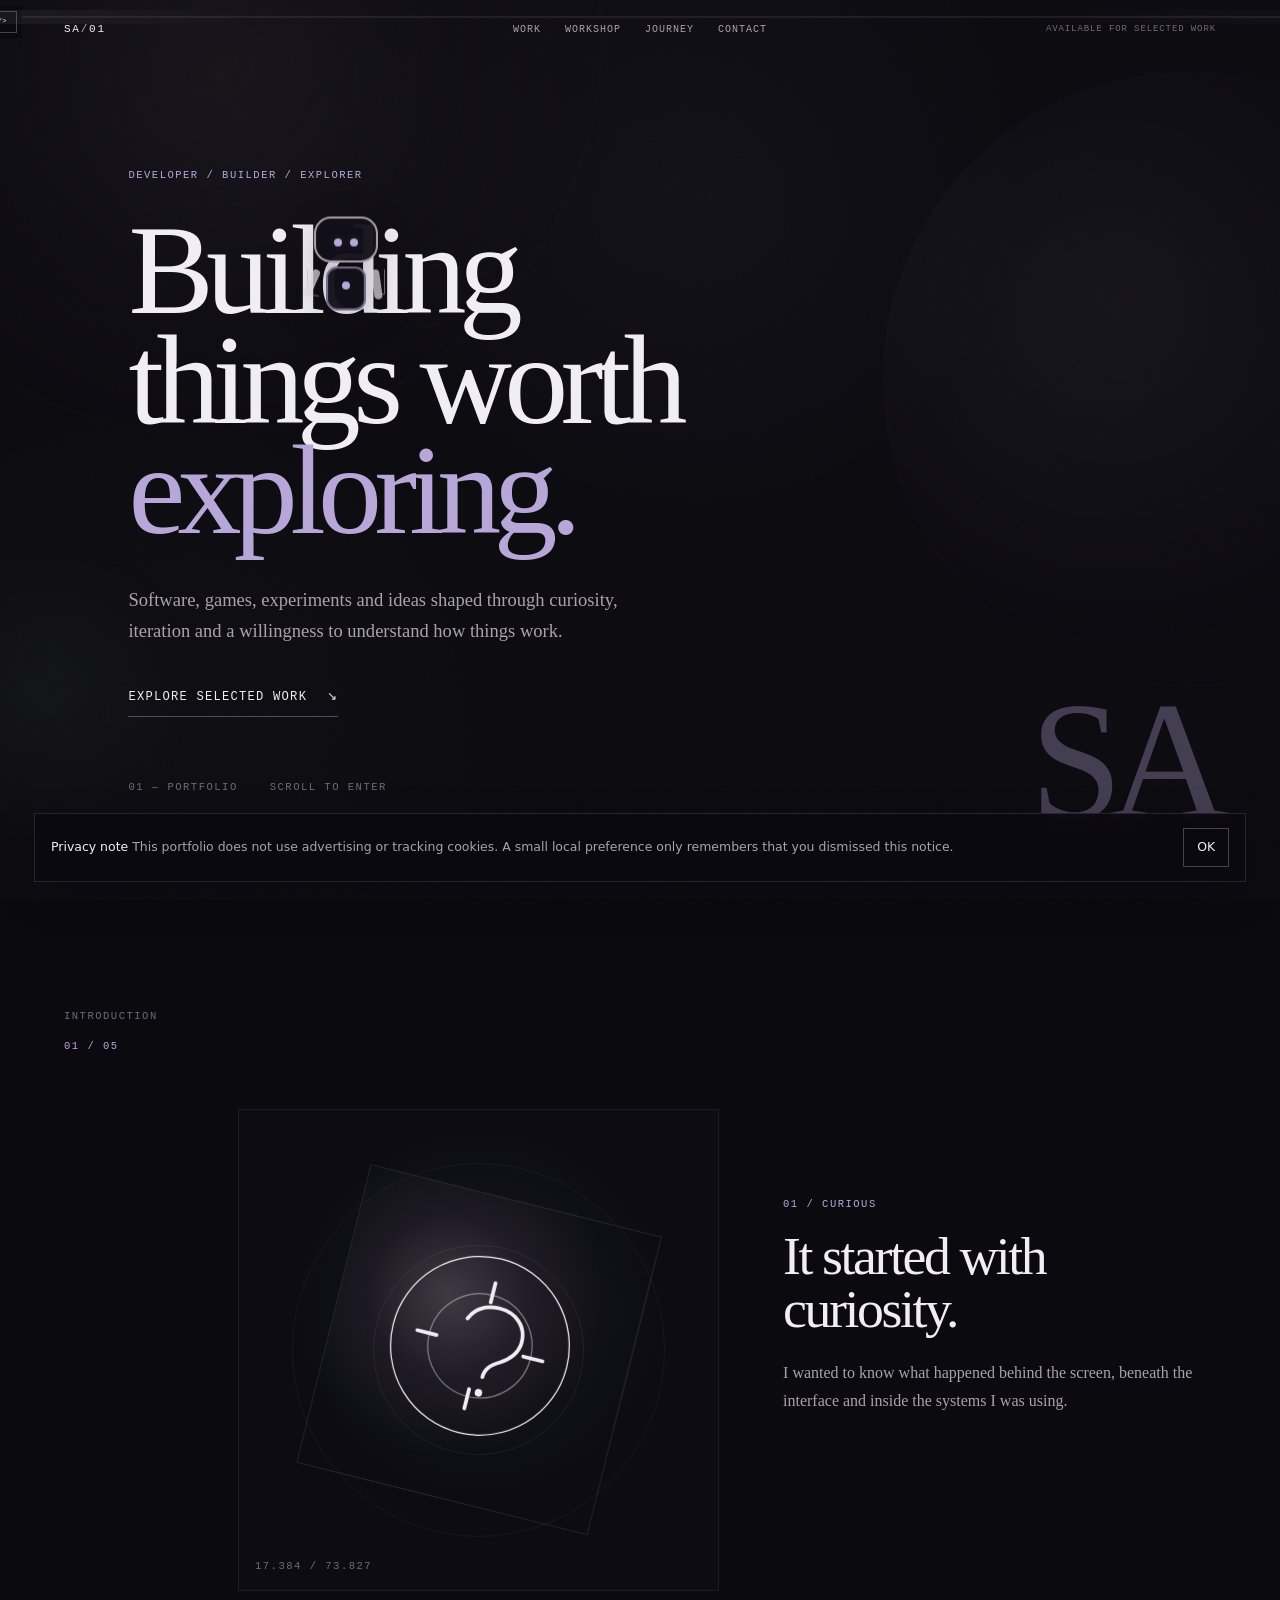
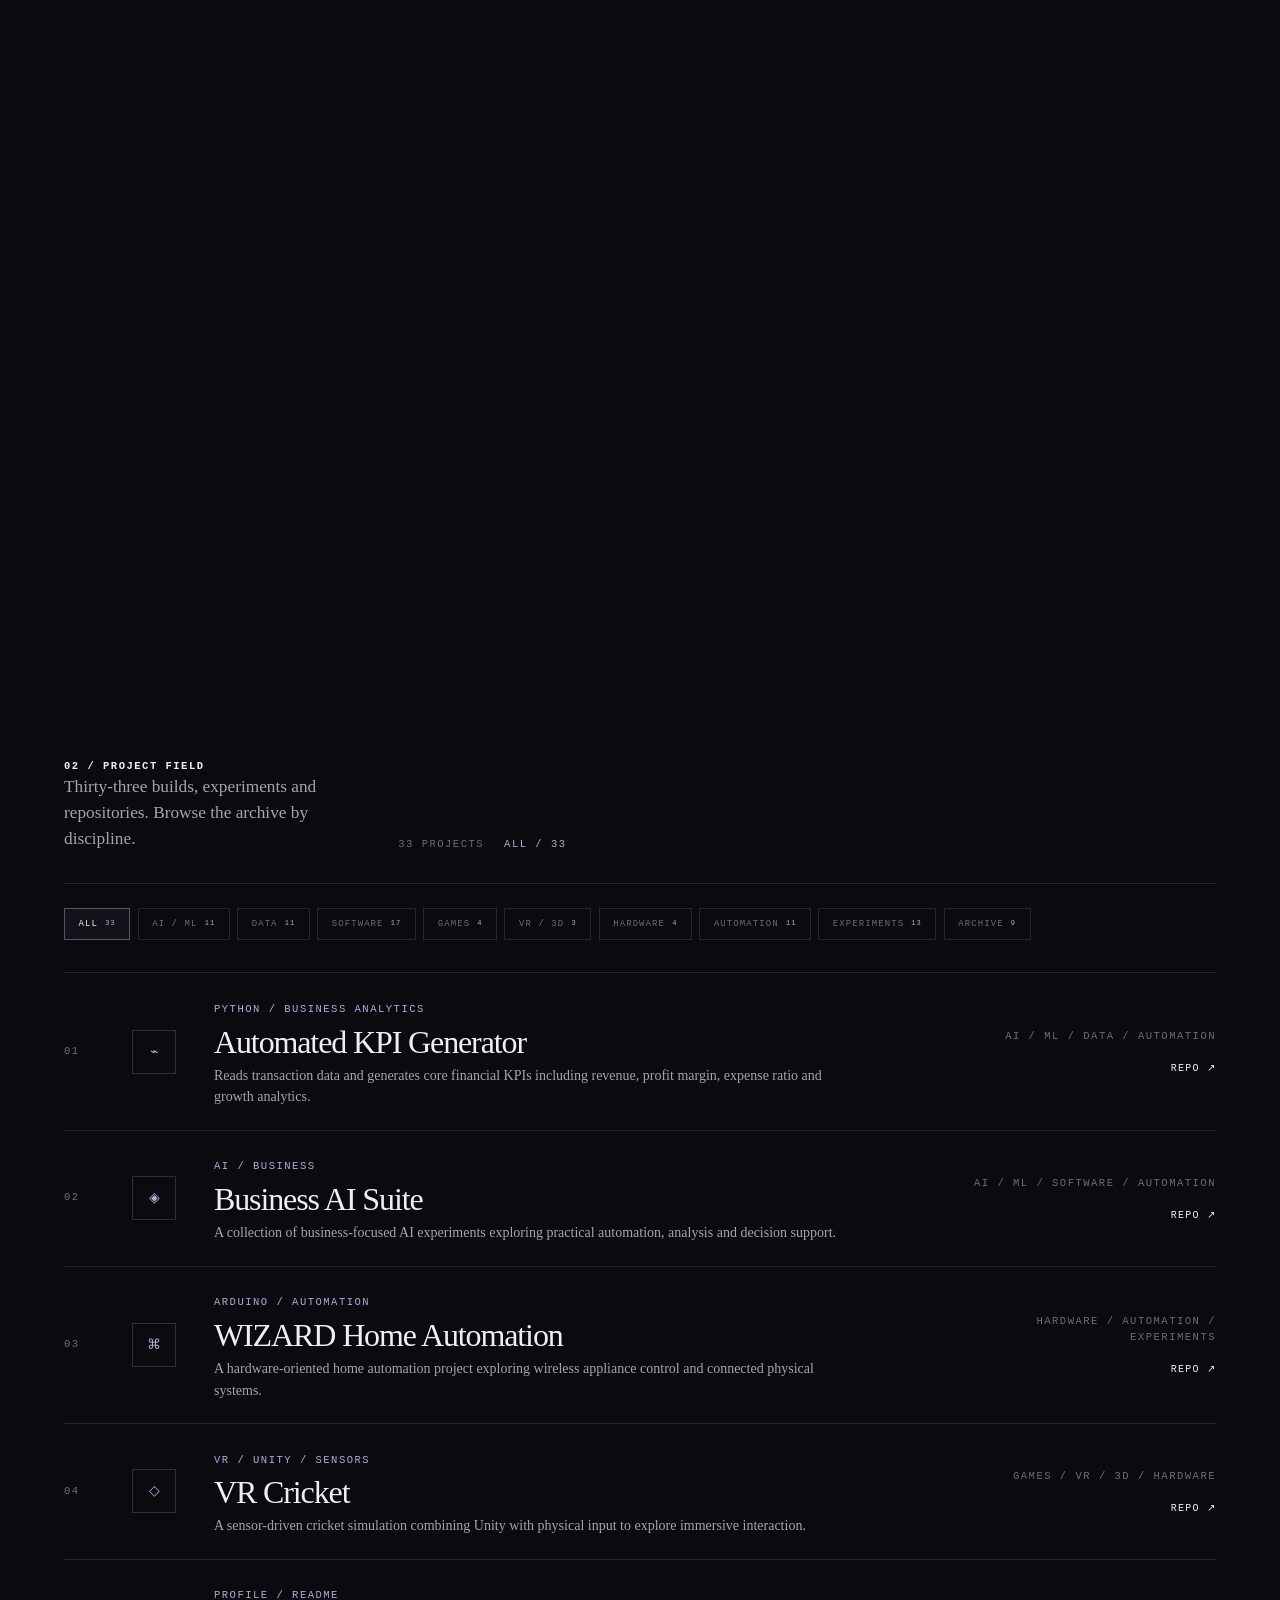
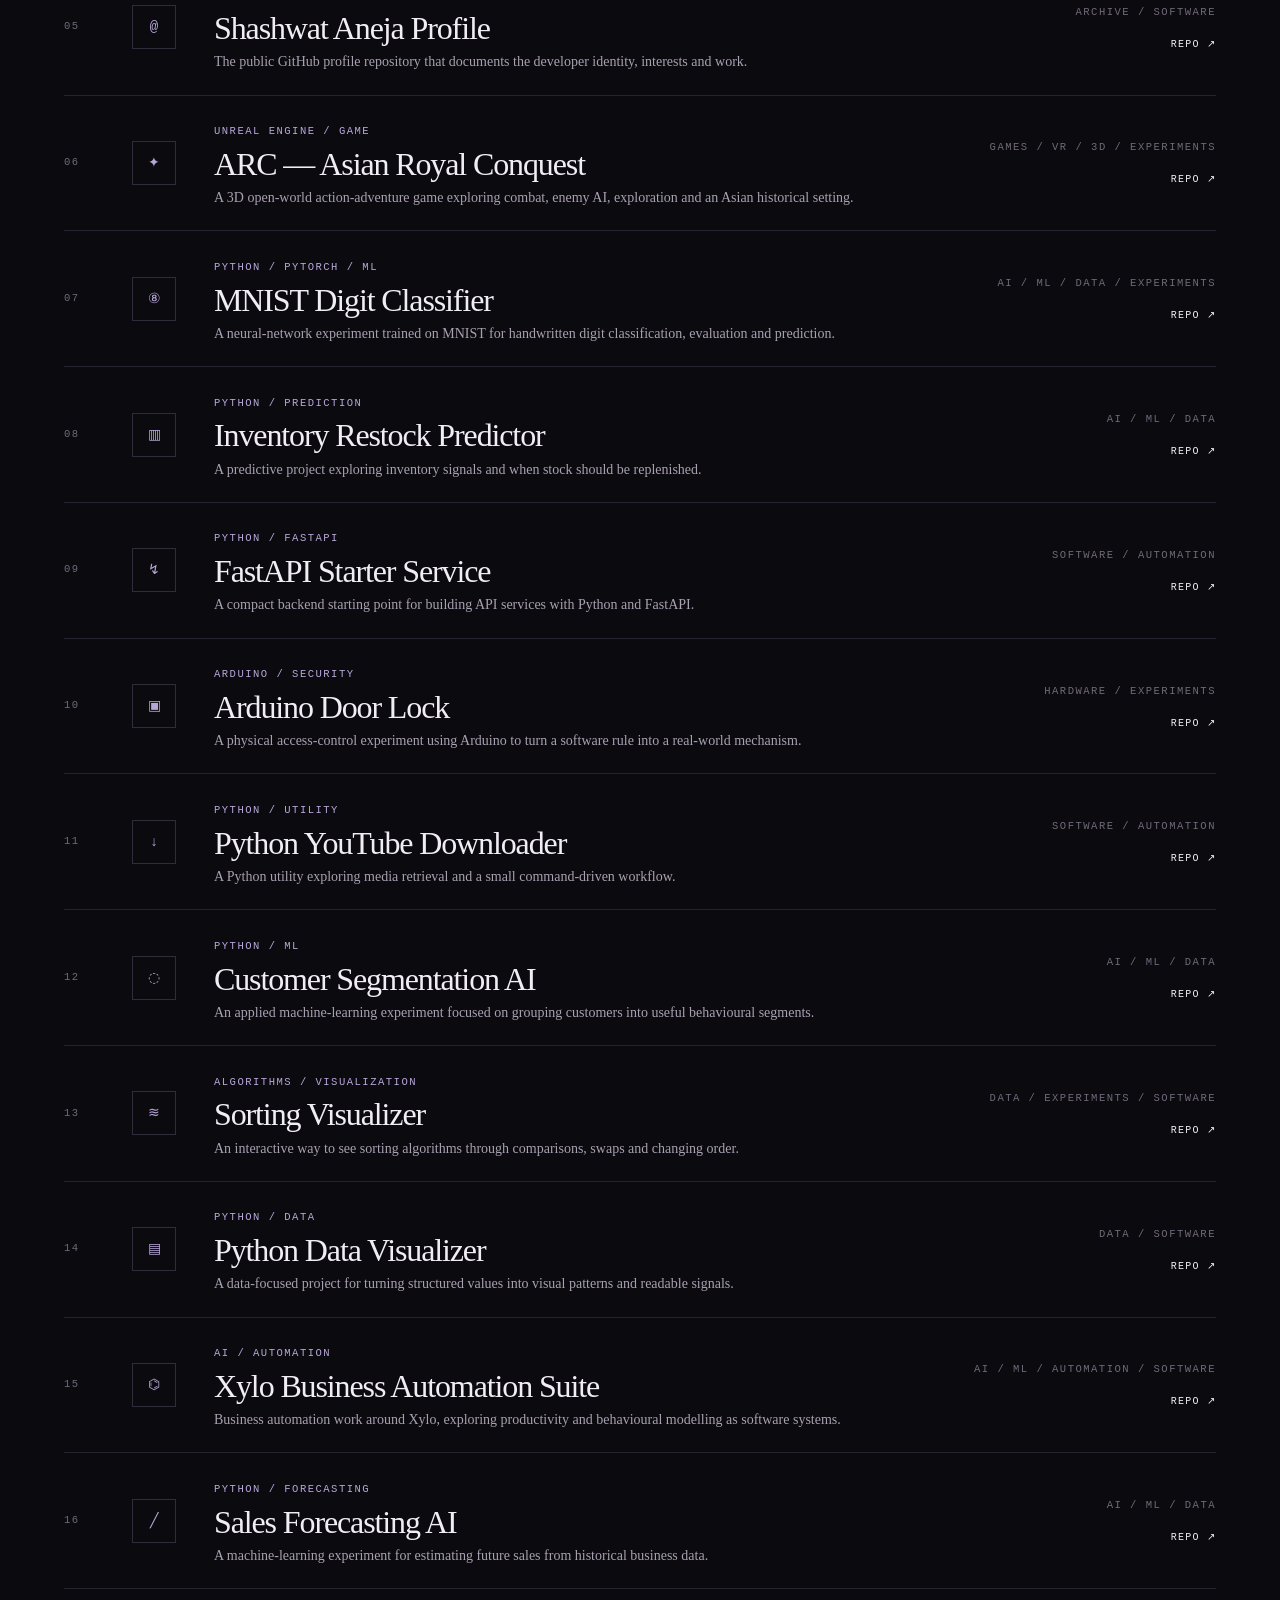
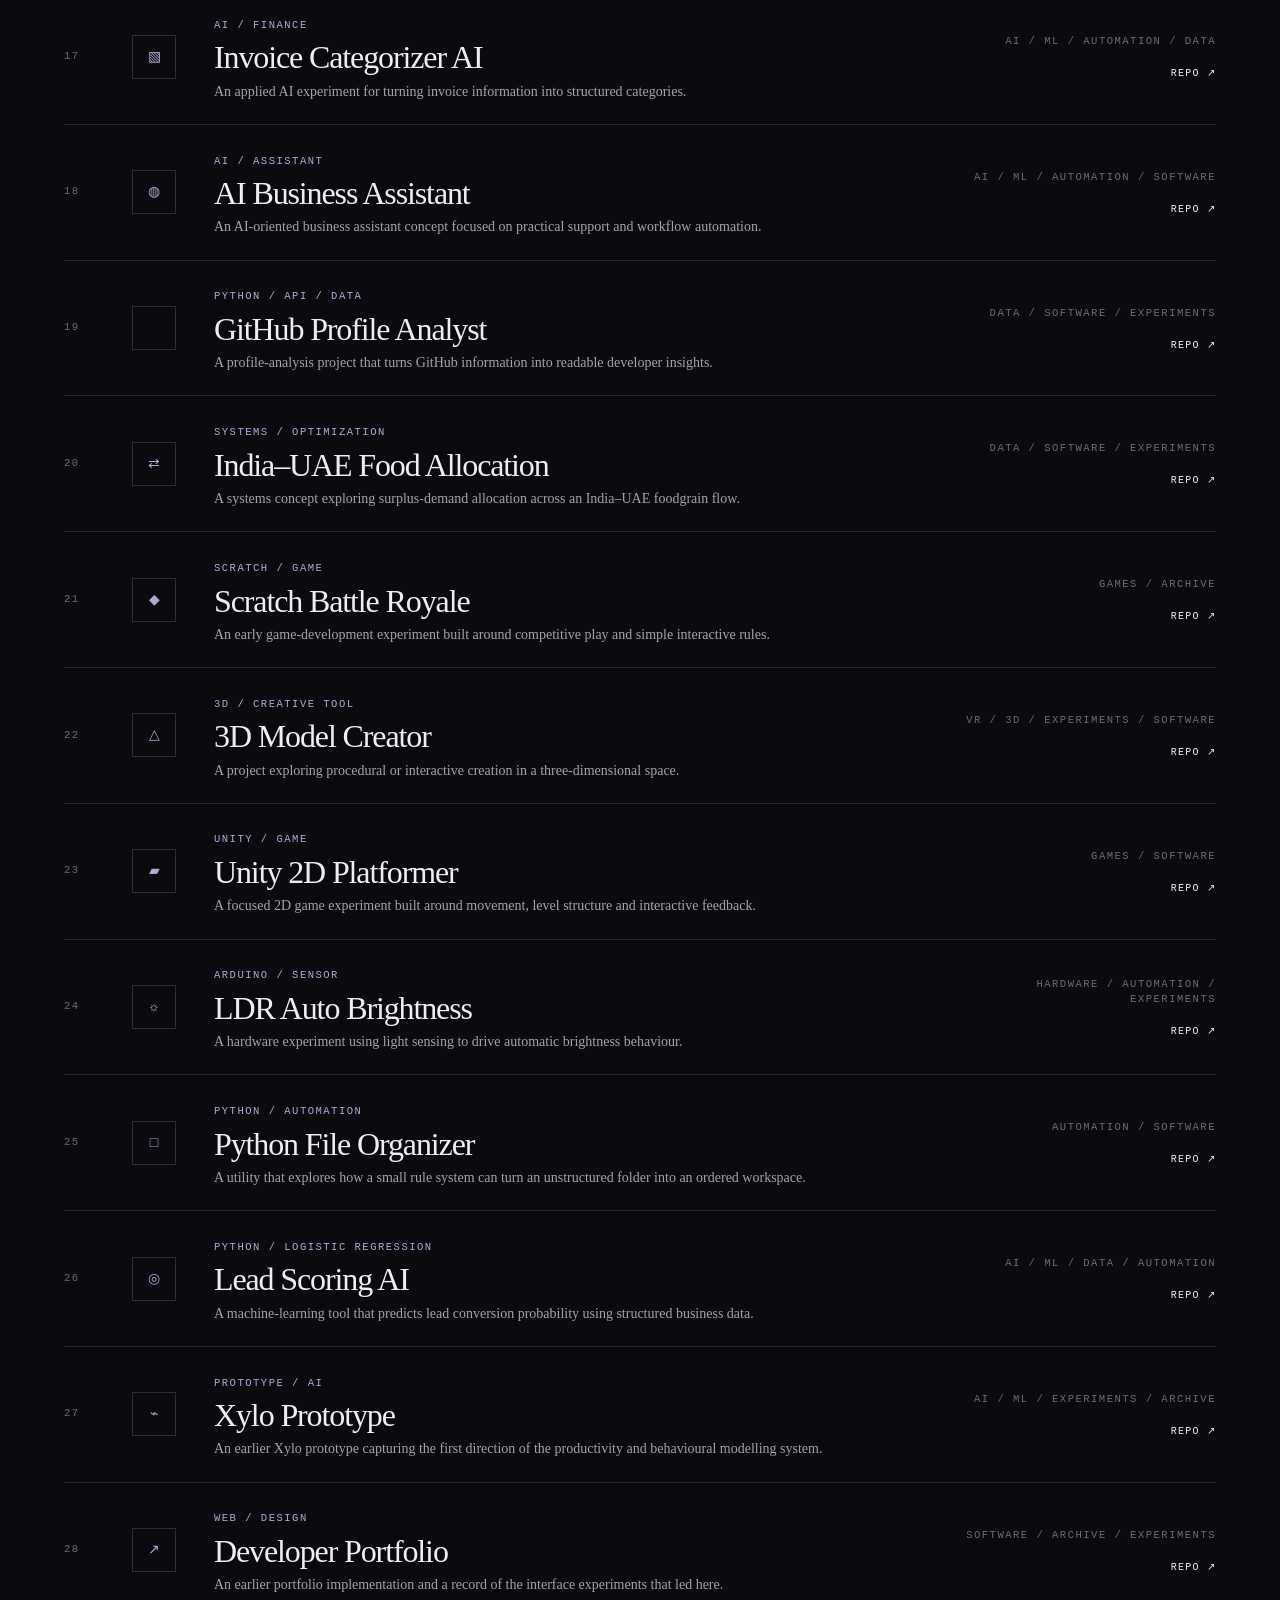
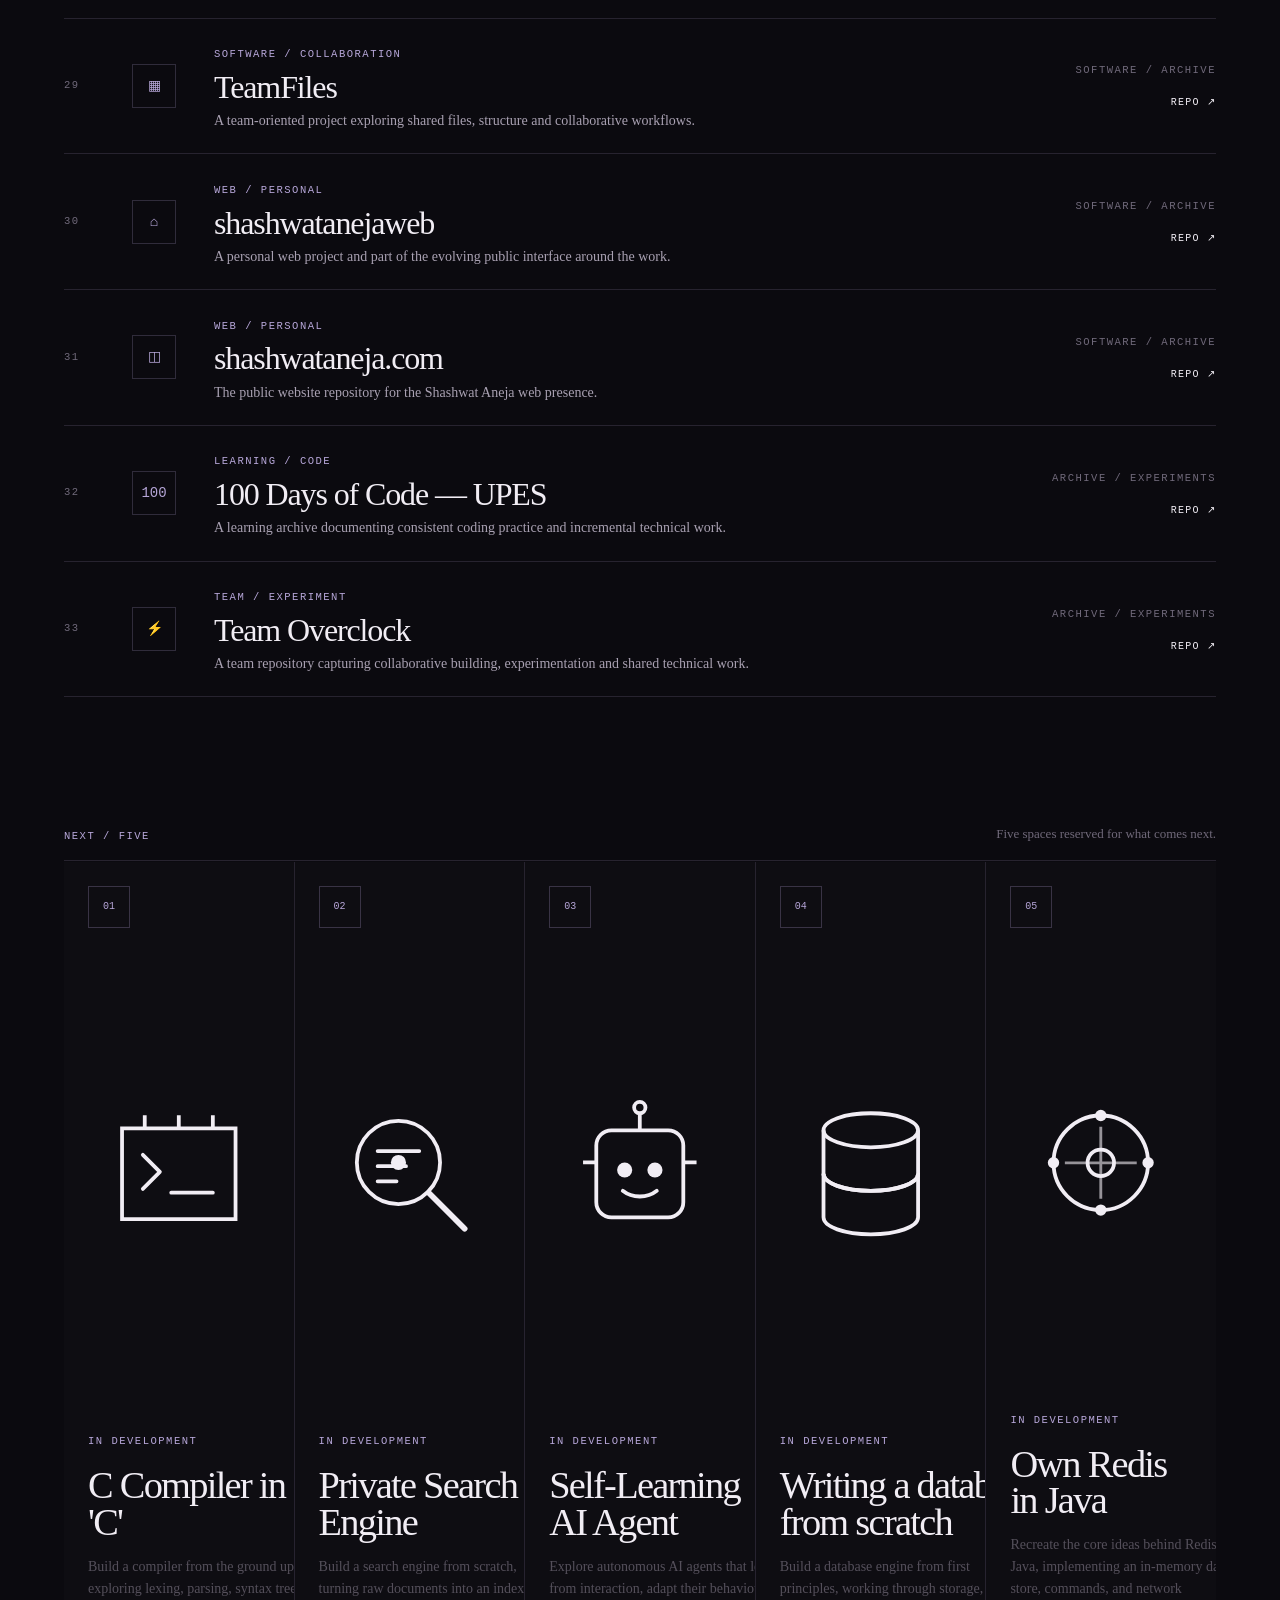
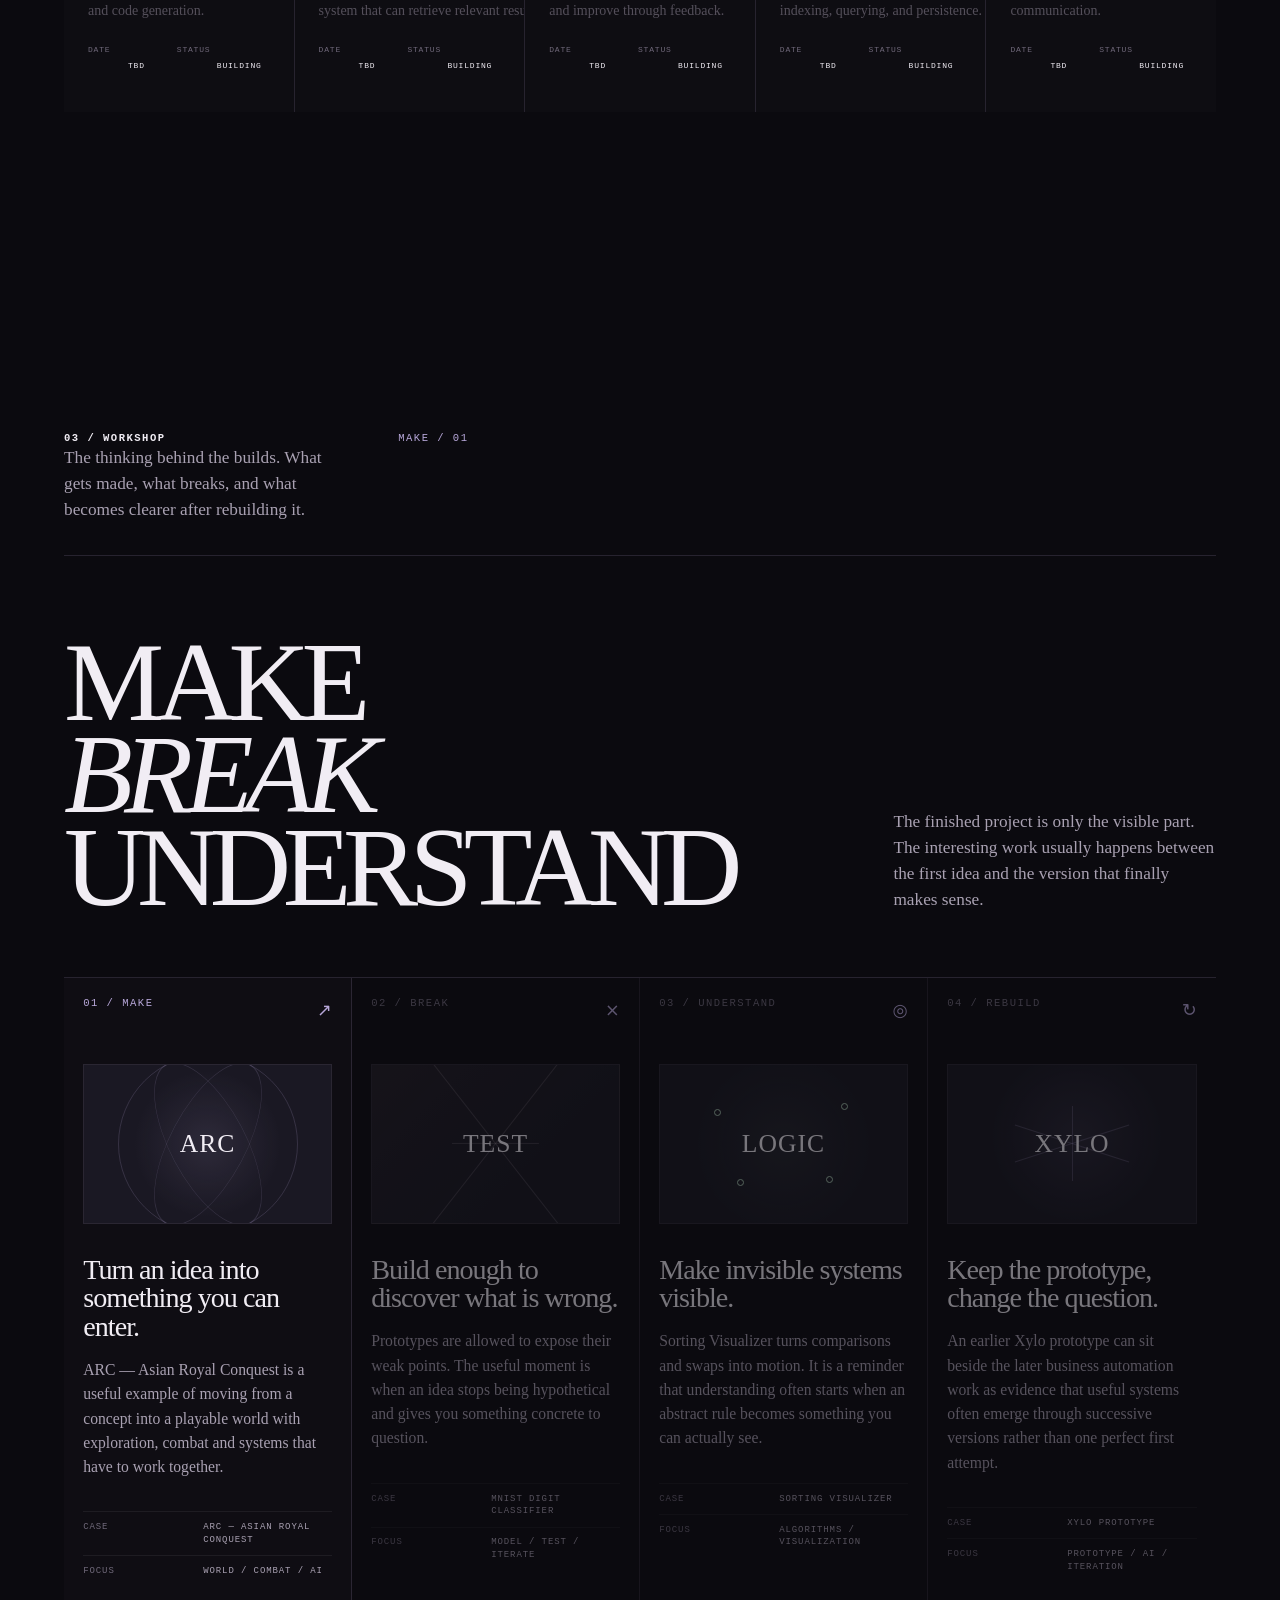
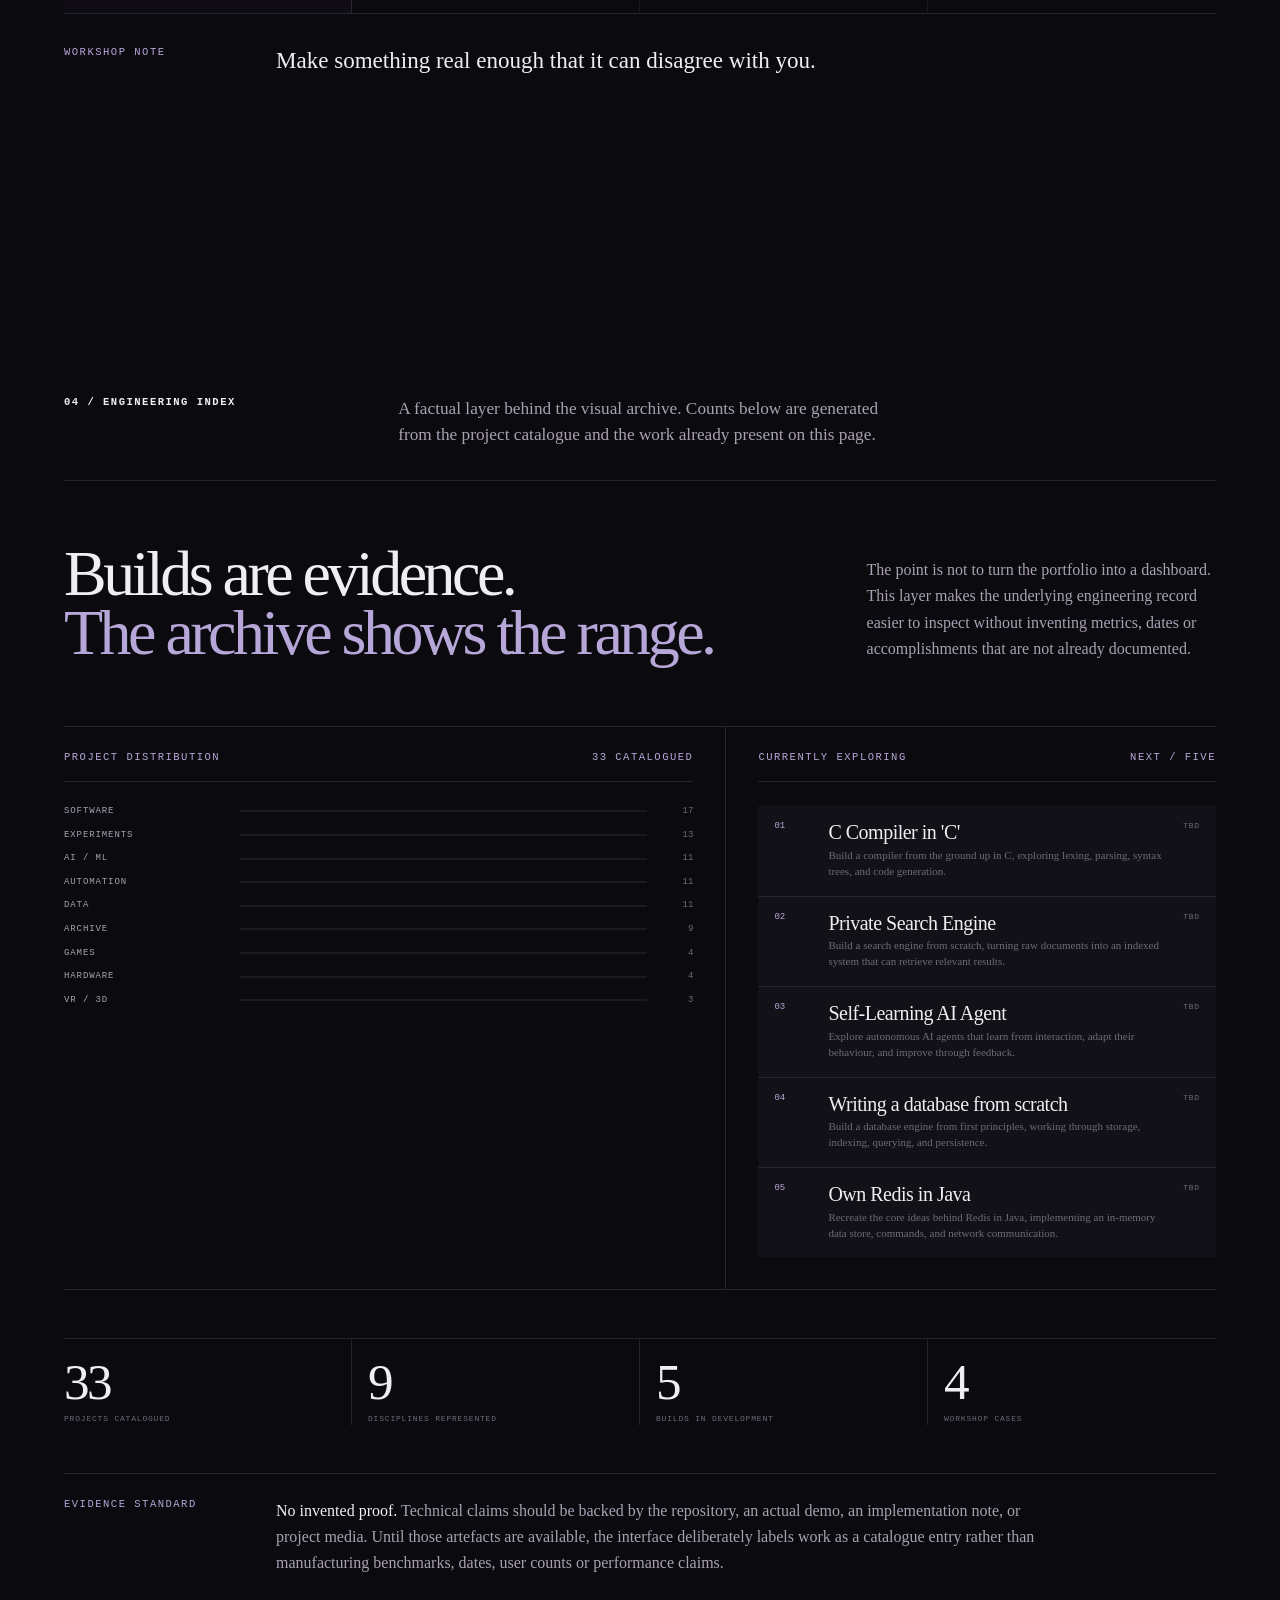
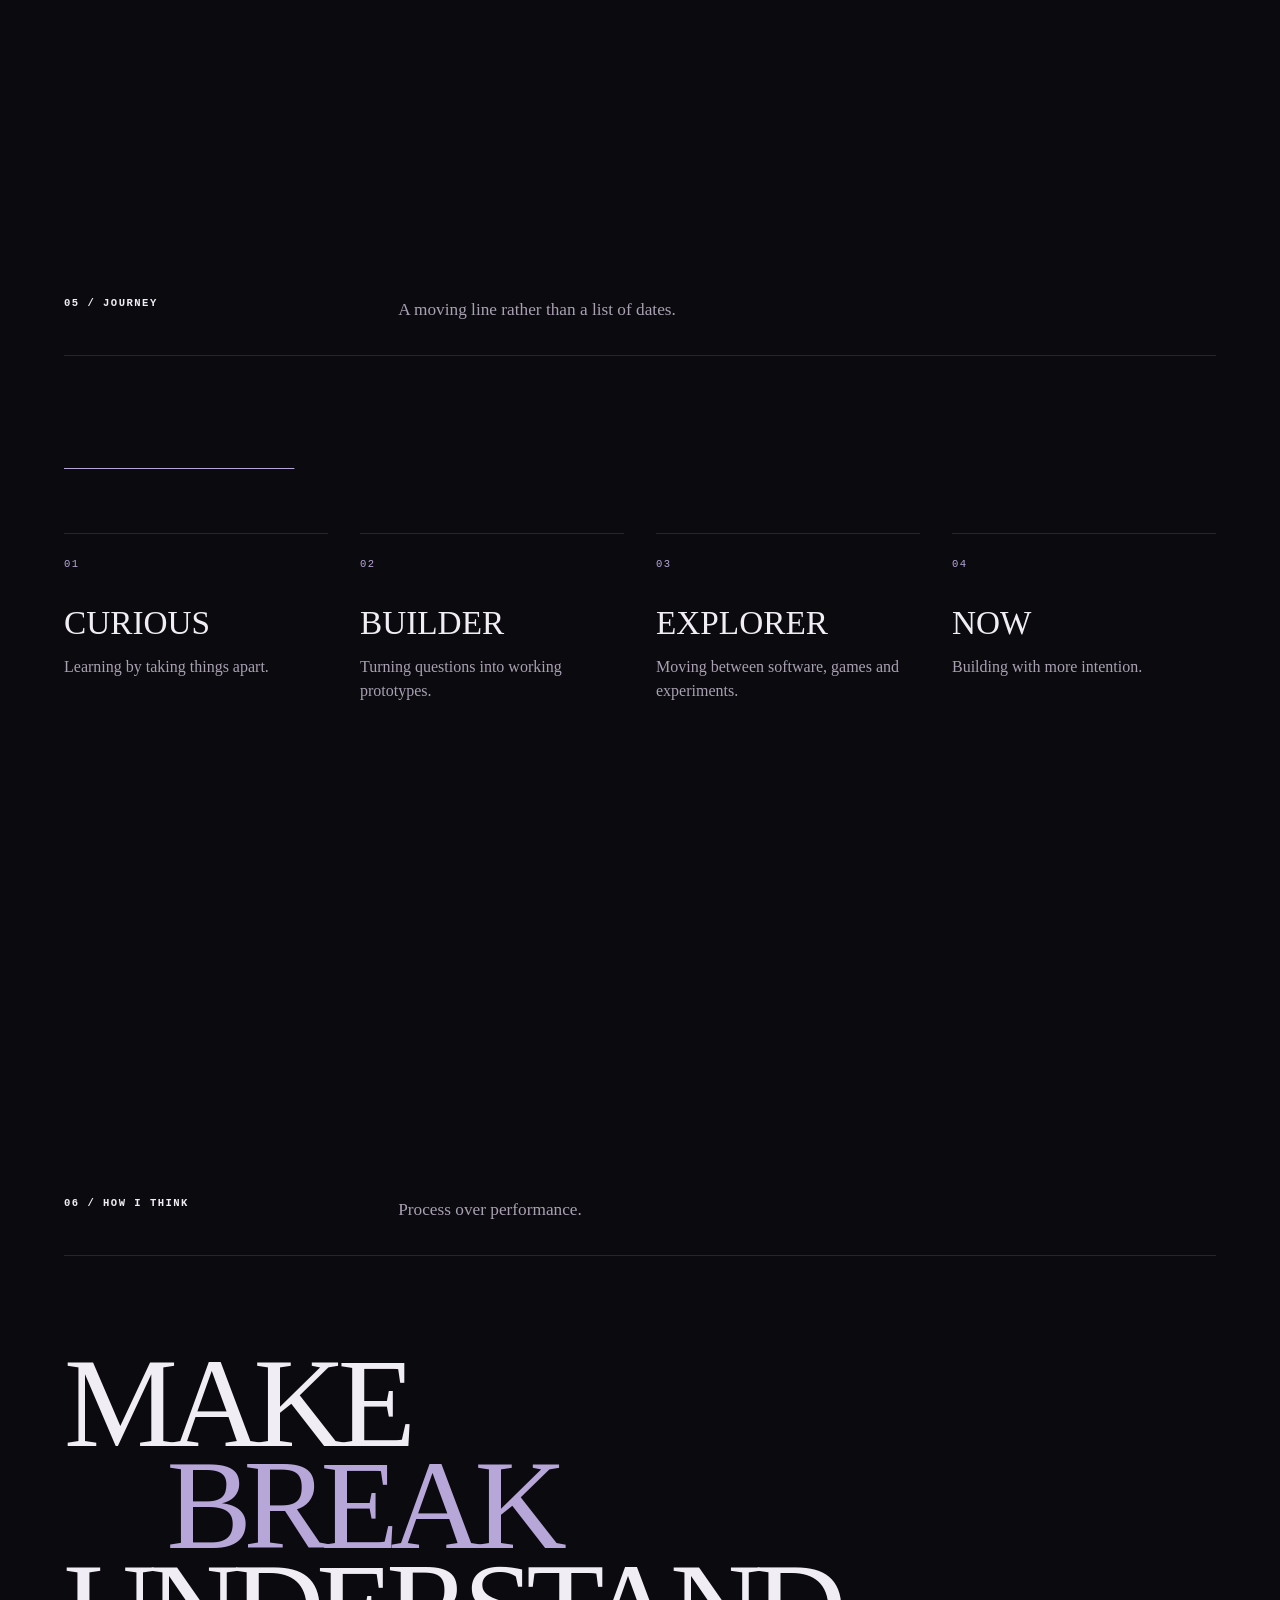
<file: index.html>
<!doctype html>
<html lang="en">
<head>
  <meta charset="utf-8">
  <meta name="viewport" content="width=device-width, initial-scale=1">

  <!-- Primary SEO -->
  <title>Shashwat Aneja | Developer, AI &amp; Game Development</title>

  <meta
    name="description"
    content="Shashwat Aneja is a developer building AI systems, software, games, VR experiences, and sensor-driven technology."
  >

  <meta name="author" content="Shashwat Aneja">

  <meta
    name="robots"
    content="index,follow,max-image-preview:large,max-snippet:-1,max-video-preview:-1"
  >

  <!-- Appearance -->
  <meta name="theme-color" content="#0B0A0F">
  <meta name="color-scheme" content="dark">

  <!-- Canonical URL -->
  <link
    rel="canonical"
    href="https://shashwataneja.com/"
  >

  <!-- Favicons -->
  <link
    rel="icon"
    href="/assets/icons/favicon.svg"
    type="image/svg+xml"
  >

  <link
    rel="icon"
    href="/assets/icons/favicon-32.png"
    type="image/png"
    sizes="32x32"
  >

  <link
    rel="icon"
    href="/assets/icons/favicon-16.png"
    type="image/png"
    sizes="16x16"
  >

  <link
    rel="apple-touch-icon"
    href="/assets/icons/apple-touch-icon.png"
    sizes="180x180"
  >

  <link
    rel="manifest"
    href="/assets/icons/site.webmanifest"
  >

  <!-- Open Graph -->
  <meta property="og:type" content="website">

  <meta
    property="og:site_name"
    content="Shashwat Aneja"
  >

  <meta
    property="og:title"
    content="Shashwat Aneja | Developer, AI &amp; Game Development"
  >

  <meta
    property="og:description"
    content="Shashwat Aneja is a developer building AI systems, software, games, VR experiences, and sensor-driven technology."
  >

  <meta
    property="og:url"
    content="https://shashwataneja.com/"
  >

  <meta
    property="og:image"
    content="https://shashwataneja.com/assets/og/shashwat-aneja-portfolio.png"
  >

  <meta
    property="og:image:alt"
    content="Shashwat Aneja portfolio"
  >

  <!-- Twitter / X -->
  <meta
    name="twitter:card"
    content="summary_large_image"
  >

  <meta
    name="twitter:title"
    content="Shashwat Aneja | Developer, AI &amp; Game Development"
  >

  <meta
    name="twitter:description"
    content="Shashwat Aneja is a developer building AI systems, software, games, VR experiences, and sensor-driven technology."
  >

  <meta
    name="twitter:image"
    content="https://shashwataneja.com/assets/og/shashwat-aneja-portfolio.png"
  >

  <!-- Identity -->
  <link
    rel="me"
    href="https://github.com/Shashwat-Aneja"
  >

  <!-- Structured Data -->
  <script type="application/ld+json">
  {
    "@context": "https://schema.org",
    "@graph": [
      {
        "@type": "Person",
        "@id": "https://shashwataneja.com/#person",
        "name": "Shashwat Aneja",
        "url": "https://shashwataneja.com/",
        "jobTitle": "Developer / Programmer / Game Developer",
        "description": "Developer building AI systems, software, games, VR experiences, and sensor-driven technology.",
        "sameAs": [
          "https://github.com/Shashwat-Aneja"
        ],
        "knowsAbout": [
          "software development",
          "programming",
          "artificial intelligence",
          "AI systems",
          "game development",
          "virtual reality",
          "sensor-driven technology"
        ]
      },
      {
        "@type": "WebSite",
        "@id": "https://shashwataneja.com/#website",
        "url": "https://shashwataneja.com/",
        "name": "Shashwat Aneja",
        "description": "Personal portfolio of Shashwat Aneja, developer, programmer and game developer.",
        "publisher": {
          "@id": "https://shashwataneja.com/#person"
        }
      },
      {
        "@type": "ProfilePage",
        "@id": "https://shashwataneja.com/#profile",
        "url": "https://shashwataneja.com/",
        "name": "Shashwat Aneja | Developer, AI & Game Development",
        "isPartOf": {
          "@id": "https://shashwataneja.com/#website"
        },
        "mainEntity": {
          "@id": "https://shashwataneja.com/#person"
        }
      }
    ]
  }
  </script>

  <!-- Stylesheets -->
  <link rel="stylesheet" href="css/variables.css">
  <link rel="stylesheet" href="css/reset.css">
  <link rel="stylesheet" href="css/global.css">
  <link rel="stylesheet" href="css/navigation.css">
  <link rel="stylesheet" href="css/hero.css">
  <link rel="stylesheet" href="css/introduction.css">
  <link rel="stylesheet" href="css/work.css">
  <link rel="stylesheet" href="css/workshop.css">
  <link rel="stylesheet" href="css/engineering-index.css">
  <link rel="stylesheet" href="css/responsive.css">
</head>
<body>
<a class="skip-link" href="#main-content">Skip to main content</a>
<div class="site-loader" data-site-loader role="status" aria-live="polite"><span class="site-loader__mark mono">SA / 01</span><span class="site-loader__text mono">ENTERING</span></div>
<div class="privacy-notice" data-privacy-notice role="dialog" aria-label="Privacy notice"><span><strong>Privacy note</strong> This portfolio does not use advertising or tracking cookies. A small local preference only remembers that you dismissed this notice.</span><button type="button" data-privacy-dismiss aria-label="Dismiss privacy notice">OK</button></div>
<script>
  (() => {
    const p = new URLSearchParams(location.search).get("capture");
    if (p !== null) {
      window.addEventListener("load", () => {
        setTimeout(() => window.scrollTo(0, document.documentElement.scrollHeight * Number(p)), 250);
      }, { once: true });
    }
  })();
</script>
  <div class="site-environment" aria-hidden="true">
    <div class="environment-field environment-field--one"></div>
    <div class="environment-field environment-field--two"></div>
    <div class="environment-field environment-field--three"></div>
    <div class="environment-vignette"></div>
    <div class="grain"></div>
  </div>

  <header class="site-nav" data-nav>
    <a class="wordmark" href="#top" aria-label="Shashwat Aneja home">SA<span>/</span>01</a>
    <nav aria-label="Primary">
      <a href="#work">Work</a>
      <a href="#workshop">Workshop</a>
      <a href="#journey">Journey</a>
      <a href="#contact">Contact</a>
    </nav>
    <span class="nav-status">Available for selected work</span>
  </header>

  <a class="mobile-sticky-cta" href="#work">Explore work <span aria-hidden="true">↘</span></a>
  <div class="scroll-codebar" data-scroll-codebar role="progressbar" aria-label="Page progress" aria-valuemin="0" aria-valuemax="100" aria-valuenow="0"><div class="scroll-codebar__track"><span class="scroll-codebar__fill"></span><span class="scroll-codebar__code mono">&lt;/&gt;</span></div></div>
  <div class="custom-cursor" data-cursor aria-hidden="true"><span></span><small class="mono">EXPLORE</small></div>
  <div class="guide-robot" data-guide-robot aria-hidden="true">
  <div class="guide-robot__antenna"></div>
  <div class="guide-robot__head"><span class="guide-robot__eye"></span><span class="guide-robot__eye"></span></div>
  <div class="guide-robot__neck"></div>
  <div class="guide-robot__body"><span class="guide-robot__panel"></span><span class="guide-robot__indicator"></span></div>
  <div class="guide-robot__arm guide-robot__arm--left"></div><div class="guide-robot__arm guide-robot__arm--right"></div>
  <div class="guide-robot__hand guide-robot__hand--left"></div><div class="guide-robot__hand guide-robot__hand--right"></div>
  <div class="guide-robot__leg guide-robot__leg--left"></div><div class="guide-robot__leg guide-robot__leg--right"></div>
  <div class="guide-robot__foot guide-robot__foot--left"></div><div class="guide-robot__foot guide-robot__foot--right"></div>
  <div class="guide-robot__signal"></div><span class="guide-robot__label mono" data-guide-label>FOLLOWING</span>
</div>
  <main id="main-content" tabindex="-1">
    <section class="hero" data-scroll-section>
      <div class="hero-inner">
        <div class="hero-kicker mono">DEVELOPER / BUILDER / EXPLORER</div>
        <h1 class="hero-title">
          <span>Building</span>
          <span>things worth</span>
          <span class="hero-title-accent">exploring.</span>
        </h1>
        <p class="hero-copy">
          Software, games, experiments and ideas shaped through curiosity,
          iteration and a willingness to understand how things work.
        </p>
        <a class="hero-cta" href="#work"><span>Explore selected work</span><span aria-hidden="true">↘</span></a>
        <div class="hero-meta mono">
          <span>01 — PORTFOLIO</span>
          <span>SCROLL TO ENTER</span>
        </div>
      </div>
      <div class="hero-mark" aria-hidden="true">SA</div>
    </section>

    <section class="introduction" id="introduction" data-scroll-section>
      <div class="intro-track">
        <div class="intro-stage">
          <div class="intro-grid">
            <div class="intro-rail">
              <span class="mono">INTRODUCTION</span>
              <span class="intro-index mono" data-intro-index>01 / 05</span>
            </div>

            <div class="intro-visual" aria-hidden="true">
              <div class="visual-frame">
                <div class="visual-image visual-image--one">
                  <div class="placeholder-art art-one">
  <svg viewBox="0 0 240 240" aria-hidden="true">
    <circle cx="120" cy="120" r="72" fill="none" stroke="currentColor" stroke-width="1"/>
    <circle cx="120" cy="120" r="42" fill="none" stroke="currentColor" stroke-width="1" opacity=".45"/>
    <path d="M120 68v16" stroke="currentColor" stroke-width="3" stroke-linecap="round"/>
    <path d="M120 156v16" stroke="currentColor" stroke-width="3" stroke-linecap="round"/>
    <path d="M68 120h16" stroke="currentColor" stroke-width="3" stroke-linecap="round"/>
    <path d="M156 120h16" stroke="currentColor" stroke-width="3" stroke-linecap="round"/>
    <path d="M105 101c4-9 12-14 23-14 14 0 24 9 24 22 0 9-5 15-13 20-7 4-11 8-11 15" fill="none" stroke="currentColor" stroke-width="3" stroke-linecap="round"/>
    <circle cx="128" cy="157" r="3" fill="currentColor"/>
  </svg>
</div>
                </div>
                <div class="visual-image visual-image--two">
                  <div class="placeholder-art art-two">
  <svg viewBox="0 0 240 240" aria-hidden="true">
    <rect x="52" y="58" width="136" height="94" rx="4" fill="none" stroke="currentColor" stroke-width="1.5"/>
    <path d="M72 82h42M72 98h68M72 114h34" stroke="currentColor" stroke-width="2" stroke-linecap="round"/>
    <path d="M101 178h38M120 152v26" stroke="currentColor" stroke-width="2"/>
    <path d="M86 178h68" stroke="currentColor" stroke-width="2"/>
    <path d="M156 90l13 13-13 13" fill="none" stroke="currentColor" stroke-width="2"/>
    <path d="M169 103h-22" stroke="currentColor" stroke-width="2"/>
  </svg>
</div>
                </div>
                <div class="visual-image visual-image--three">
                  <div class="placeholder-art art-three">
  <svg viewBox="0 0 240 240" aria-hidden="true">
    <rect x="82" y="78" width="76" height="58" rx="5" fill="none" stroke="currentColor" stroke-width="1.5"/>
    <circle cx="101" cy="98" r="5" fill="none" stroke="currentColor" stroke-width="2"/>
    <circle cx="139" cy="116" r="5" fill="none" stroke="currentColor" stroke-width="2"/>
    <path d="M101 103v24M139 121v15M106 98h28M144 116h28" fill="none" stroke="currentColor" stroke-width="2"/>
    <path d="M172 116c18 0 18 28 0 28h-14" fill="none" stroke="currentColor" stroke-width="2"/>
    <path d="M82 108H61c-12 0-12 20 0 20h21" fill="none" stroke="currentColor" stroke-width="2"/>
    <circle cx="56" cy="118" r="4" fill="currentColor"/>
    <circle cx="176" cy="144" r="4" fill="currentColor"/>
  </svg>
</div>
                </div>
                <div class="visual-image visual-image--four">
                  <div class="placeholder-art art-four">
  <svg viewBox="0 0 240 240" aria-hidden="true">
    <rect x="38" y="92" width="42" height="34" rx="3" fill="none" stroke="currentColor" stroke-width="1.5"/>
    <rect x="99" y="92" width="42" height="34" rx="3" fill="none" stroke="currentColor" stroke-width="1.5"/>
    <rect x="160" y="92" width="42" height="34" rx="3" fill="none" stroke="currentColor" stroke-width="1.5"/>

    <path d="M80 109h19" stroke="currentColor" stroke-width="2"/>
    <path d="M141 109h19" stroke="currentColor" stroke-width="2"/>

    <path d="M91 104l8 5-8 5" fill="none" stroke="currentColor" stroke-width="2"/>
    <path d="M152 104l8 5-8 5" fill="none" stroke="currentColor" stroke-width="2"/>

    <circle cx="120" cy="58" r="17" fill="none" stroke="currentColor" stroke-width="1.5"/>
    <path d="M120 75v17" stroke="currentColor" stroke-width="2"/>
    <path d="M105 53c6-7 17-9 26-3" fill="none" stroke="currentColor" stroke-width="2"/>
  </svg>
</div>
                </div>
                <div class="visual-image visual-image--five">
                  <div class="placeholder-art art-five">
  <svg viewBox="0 0 280 180" aria-hidden="true">
    <circle cx="140" cy="90" r="14" fill="none" stroke="currentColor" stroke-width="2"/>

    <circle cx="55" cy="45" r="8" fill="none" stroke="currentColor" stroke-width="1.5"/>
    <circle cx="225" cy="45" r="8" fill="none" stroke="currentColor" stroke-width="1.5"/>
    <circle cx="55" cy="135" r="8" fill="none" stroke="currentColor" stroke-width="1.5"/>
    <circle cx="225" cy="135" r="8" fill="none" stroke="currentColor" stroke-width="1.5"/>

    <path d="M63 48l65 35M217 48l-65 35M63 132l65-35M217 132l-65-35"
      fill="none"
      stroke="currentColor"
      stroke-width="1.5"/>

    <circle cx="140" cy="90" r="4" fill="currentColor"/>
  </svg>
</div>
                </div>
                <span class="visual-coordinate mono">17.384 / 73.827</span>
              </div>
            </div>

            <div class="intro-copy">
              <div class="intro-scenes">
                <article class="intro-scene scene-one">
                  <span class="scene-label mono">01 / CURIOUS</span>
                  <h2>It started with curiosity.</h2>
                  <p>I wanted to know what happened behind the screen, beneath the interface and inside the systems I was using.</p>
                </article>
                <article class="intro-scene scene-two">
                  <span class="scene-label mono">02 / BUILDER</span>
                  <h2>Then curiosity became something I could build.</h2>
                  <p>Small experiments became programs, games and ideas that existed because I decided to make them real.</p>
                </article>
                <article class="intro-scene scene-three">
                  <span class="scene-label mono">03 / EXPERIMENTER</span>
                  <h2>I started building simply to see what would happen.</h2>
                  <p>Some things worked. Most things changed. The useful part was always the iteration in between.</p>
                </article>
                <article class="intro-scene scene-four">
                  <span class="scene-label mono">04 / THINKER</span>
                  <h2>Eventually, building wasn't enough.</h2>
                  <p>I wanted to understand why things worked, where they failed and how the pieces connected.</p>
                </article>
                <article class="intro-scene scene-five">
                  <span class="scene-label mono">05 / NOW</span>
                  <h2>I build. I experiment. I learn. I keep going.</h2>
                  <p>That is the thread running through the work that follows.</p>
                </article>
              </div>
            </div>
          </div>
          <div class="intro-progress" aria-hidden="true"><span></span></div>
        </div>
      </div>
    </section>

    <section class="work-section" id="work" data-scroll-section>
      <div class="section-heading work-heading">
        <div>
          <h2 class="mono">02 / PROJECT FIELD</h2>
          <p>Thirty-three builds, experiments and repositories. Browse the archive by discipline.</p>
        </div>
        <div class="work-counter mono"><span data-project-count>33 PROJECTS</span><span data-project-active>ALL / 33</span></div>
      </div>
      <div class="work-controls" data-project-controls aria-label="Project categories"></div>
      <div class="project-catalogue" data-project-list></div>
      <div class="project-next">
        <div class="project-next__head"><span class="mono">NEXT / FIVE</span><p>Five spaces reserved for what comes next.</p></div>
        <div class="project-strip" data-project-strip>
          
          <article class="project-preview is-placeholder"><div class="project-preview__icon">01</div><div class="project-icon project-icon--compiler" aria-hidden="true">
  <svg viewBox="0 0 96 96">
    <path d="M18 24h60v48H18z"
      fill="none" stroke="currentColor" stroke-width="2"/>
    <path d="M29 38l9 9-9 9"
      fill="none" stroke="currentColor" stroke-width="2"
      stroke-linecap="round" stroke-linejoin="round"/>
    <path d="M44 58h22"
      stroke="currentColor" stroke-width="2"
      stroke-linecap="round"/>
    <path d="M30 17v7M48 17v7M66 17v7"
      stroke="currentColor" stroke-width="2"/>
  </svg>
</div>
            <div class="project-preview__body"><span class="mono">IN DEVELOPMENT</span><h3>C Compiler in<br> 'C'</h3><p>Build a compiler from the ground up in C, exploring lexing, parsing, syntax trees, and code generation.</p><dl><div><dt>DATE</dt><dd>TBD</dd></div><div><dt>STATUS</dt><dd>BUILDING</dd></div></dl></div></article>
          
          
          
          
            <article class="project-preview is-placeholder"><div class="project-preview__icon">02</div><div class="project-icon project-icon--search" aria-hidden="true">
  <svg viewBox="0 0 96 96">
    <circle cx="42" cy="42" r="22"
      fill="none" stroke="currentColor" stroke-width="2"/>
    <path d="M58 58l19 19"
      stroke="currentColor" stroke-width="3"
      stroke-linecap="round"/>
    <path d="M31 36h22M31 44h15M31 52h10"
      stroke="currentColor" stroke-width="2"
      stroke-linecap="round"/>
    <circle cx="42" cy="42" r="4"
      fill="currentColor"/>
  </svg>
</div>
              <div class="project-preview__body"><span class="mono">IN DEVELOPMENT</span><h3>Private Search<br> Engine</h3><p>Build a search engine from scratch, turning raw documents into an indexed system that can retrieve relevant results.</p><dl><div><dt>DATE</dt><dd>TBD</dd></div><div><dt>STATUS</dt><dd>BUILDING</dd></div></dl></div></article>
          
          
          
          
            <article class="project-preview is-placeholder"><div class="project-preview__icon">03</div><div class="project-icon project-icon--agent" aria-hidden="true">
  <svg viewBox="0 0 96 96">
    <rect x="25" y="25" width="46" height="46" rx="8"
      fill="none" stroke="currentColor" stroke-width="2"/>
    <circle cx="40" cy="46" r="4" fill="currentColor"/>
    <circle cx="56" cy="46" r="4" fill="currentColor"/>
    <path d="M39 57c5 4 13 4 18 0"
      fill="none" stroke="currentColor" stroke-width="2"
      stroke-linecap="round"/>
    <path d="M48 25V16"
      stroke="currentColor" stroke-width="2"/>
    <circle cx="48" cy="13" r="3"
      fill="none" stroke="currentColor" stroke-width="2"/>
    <path d="M18 42h7M71 42h7"
      stroke="currentColor" stroke-width="2"/>
  </svg>
</div>
              <div class="project-preview__body"><span class="mono">IN DEVELOPMENT</span><h3>Self-Learning <br>AI Agent</h3><p>Explore autonomous AI agents that learn from interaction, adapt their behaviour, and improve through feedback.</p><dl><div><dt>DATE</dt><dd>TBD</dd></div><div><dt>STATUS</dt><dd>BUILDING</dd></div></dl></div></article>
          
          
          
            
            <article class="project-preview is-placeholder"><div class="project-preview__icon">04</div><div class="project-icon project-icon--database" aria-hidden="true">
  <svg viewBox="0 0 96 96">
    <ellipse cx="48" cy="25" rx="25" ry="9"
      fill="none" stroke="currentColor" stroke-width="2"/>
    <path d="M23 25v23c0 5 11 9 25 9s25-4 25-9V25"
      fill="none" stroke="currentColor" stroke-width="2"/>
    <path d="M23 48c0 5 11 9 25 9s25-4 25-9"
      fill="none" stroke="currentColor" stroke-width="2"/>
    <path d="M23 48v23c0 5 11 9 25 9s25-4 25-9V48"
      fill="none" stroke="currentColor" stroke-width="2"/>
  </svg>
</div>
              <div class="project-preview__body"><span class="mono">IN DEVELOPMENT</span><h3>Writing a database <br>from scratch</h3><p>Build a database engine from first principles, working through storage, indexing, querying, and persistence.</p><dl><div><dt>DATE</dt><dd>TBD</dd></div><div><dt>STATUS</dt><dd>BUILDING</dd></div></dl></div></article>
          
          
          
          
            <article class="project-preview is-placeholder"><div class="project-preview__icon">05</div><div class="project-icon project-icon--redis" aria-hidden="true">
  <svg viewBox="0 0 96 96">
    <circle cx="48" cy="48" r="25"
      fill="none" stroke="currentColor" stroke-width="2"/>
    <path d="M48 29v38M29 48h38"
      stroke="currentColor" stroke-width="1.5"
      opacity=".6"/>
    <circle cx="48" cy="48" r="7"
      fill="none" stroke="currentColor" stroke-width="2"/>
    <circle cx="48" cy="23" r="3" fill="currentColor"/>
    <circle cx="73" cy="48" r="3" fill="currentColor"/>
    <circle cx="48" cy="73" r="3" fill="currentColor"/>
    <circle cx="23" cy="48" r="3" fill="currentColor"/>
  </svg>
</div>
              <div class="project-preview__body"><span class="mono">IN DEVELOPMENT</span><h3>Own Redis<br> in Java</h3><p>Recreate the core ideas behind Redis in Java, implementing an in-memory data store, commands, and network communication.</p><dl><div><dt>DATE</dt><dd>TBD</dd></div><div><dt>STATUS</dt><dd>BUILDING</dd></div></dl></div></article>
        </div>
      </div>
    </section>

    <section class="workshop-section" id="workshop" data-scroll-section>
      <div class="section-heading workshop-heading">
        <div>
          <h2 class="mono">03 / WORKSHOP</h2>
          <p>The thinking behind the builds. What gets made, what breaks, and what becomes clearer after rebuilding it.</p>
        </div>
        <span class="workshop-index mono" data-workshop-index>MAKE / 01</span>
      </div>

      <div class="workshop-intro">
        <div class="workshop-word" aria-hidden="true">MAKE <br><em>BREAK </em><br>UNDERSTAND</div>
        <p class="workshop-intro__copy">The finished project is only the visible part. The interesting work usually happens between the first idea and the version that finally makes sense.</p>
      </div>

      <div class="workshop-stations" data-workshop-stations>
        <article class="workshop-station is-active" data-workshop-station="make">
          <div class="workshop-station__top"><span class="mono">01 / MAKE</span><span class="workshop-marker">↗</span></div>
          <div class="workshop-station__visual workshop-station__visual--make" aria-hidden="true"><span>ARC</span><i></i><i></i><i></i></div>
          <div class="workshop-station__body">
            <h3>Turn an idea into something you can enter.</h3>
            <p>ARC — Asian Royal Conquest is a useful example of moving from a concept into a playable world with exploration, combat and systems that have to work together.</p>
            <dl><div><dt>CASE</dt><dd>ARC — ASIAN ROYAL CONQUEST</dd></div><div><dt>FOCUS</dt><dd>WORLD / COMBAT / AI</dd></div></dl>
          </div>
        </article>

        <article class="workshop-station" data-workshop-station="break">
          <div class="workshop-station__top"><span class="mono">02 / BREAK</span><span class="workshop-marker">×</span></div>
          <div class="workshop-station__visual workshop-station__visual--break" aria-hidden="true"><span>TEST</span><b></b><b></b><b></b></div>
          <div class="workshop-station__body">
            <h3>Build enough to discover what is wrong.</h3>
            <p>Prototypes are allowed to expose their weak points. The useful moment is when an idea stops being hypothetical and gives you something concrete to question.</p>
            <dl><div><dt>CASE</dt><dd>MNIST DIGIT CLASSIFIER</dd></div><div><dt>FOCUS</dt><dd>MODEL / TEST / ITERATE</dd></div></dl>
          </div>
        </article>

        <article class="workshop-station" data-workshop-station="understand">
          <div class="workshop-station__top"><span class="mono">03 / UNDERSTAND</span><span class="workshop-marker">◎</span></div>
          <div class="workshop-station__visual workshop-station__visual--understand" aria-hidden="true"><span>LOGIC</span><em></em><em></em><em></em><em></em></div>
          <div class="workshop-station__body">
            <h3>Make invisible systems visible.</h3>
            <p>Sorting Visualizer turns comparisons and swaps into motion. It is a reminder that understanding often starts when an abstract rule becomes something you can actually see.</p>
            <dl><div><dt>CASE</dt><dd>SORTING VISUALIZER</dd></div><div><dt>FOCUS</dt><dd>ALGORITHMS / VISUALIZATION</dd></div></dl>
          </div>
        </article>

        <article class="workshop-station" data-workshop-station="rebuild">
          <div class="workshop-station__top"><span class="mono">04 / REBUILD</span><span class="workshop-marker">↻</span></div>
          <div class="workshop-station__visual workshop-station__visual--rebuild" aria-hidden="true"><span>XYLO</span><u></u><u></u><u></u></div>
          <div class="workshop-station__body">
            <h3>Keep the prototype, change the question.</h3>
            <p>An earlier Xylo prototype can sit beside the later business automation work as evidence that useful systems often emerge through successive versions rather than one perfect first attempt.</p>
            <dl><div><dt>CASE</dt><dd>XYLO PROTOTYPE</dd></div><div><dt>FOCUS</dt><dd>PROTOTYPE / AI / ITERATION</dd></div></dl>
          </div>
        </article>
      </div>

      <div class="workshop-note">
        <span class="mono">WORKSHOP NOTE</span>
        <p data-workshop-note>Make something real enough that it can disagree with you.</p>
      </div>
    </section>

    <section class="journey-section" id="journey" data-scroll-section>
      <div class="section-heading">
        <h2 class="mono">04 / JOURNEY</h2>
        <p>A moving line rather than a list of dates.</p>
      </div>
      <div class="journey-line" aria-hidden="true"></div>
      <div class="journey-events">
        <article><span class="mono">01</span><strong>CURIOUS</strong><p>Learning by taking things apart.</p></article>
        <article><span class="mono">02</span><strong>BUILDER</strong><p>Turning questions into working prototypes.</p></article>
        <article><span class="mono">03</span><strong>EXPLORER</strong><p>Moving between software, games and experiments.</p></article>
        <article><span class="mono">04</span><strong>NOW</strong><p>Building with more intention.</p></article>
      </div>
    </section>

    <section class="philosophy-section" data-scroll-section>
      <div class="section-heading">
        <h2 class="mono">05 / HOW I THINK</h2>
        <p>Process over performance.</p>
      </div>
      <div class="philosophy-stack">
        <span>MAKE</span>
        <span>BREAK</span>
        <span>UNDERSTAND</span>
        <span>REBUILD</span>
        <span>SHARE</span>
      </div>
    </section>

    <section class="contact-section" id="contact" data-scroll-section>
      <div class="contact-inner">
        <span class="mono">06 / CONTACT</span>
        <h2>Let's make something<br><em>worth exploring.</em></h2>
        <a class="contact-link" href="mailto:connect@shashwataneja.com">connect@shashwataneja.com <span>↗</span></a>
        <div class="contact-links" data-contact-links>
          <a class="contact-card" href="https://github.com/Shashwat-Aneja" target="_blank" rel="noopener noreferrer"><span class="contact-card__icon mono">&lt;/&gt;</span><span class="contact-card__body"><strong>GitHub</strong><small class="mono">CODE / REPOSITORIES</small></span><span class="contact-card__arrow">↗</span></a>
          <a class="contact-card" href="https://www.linkedin.com/in/shashwat-aneja" target="_blank" rel="noopener noreferrer"><span class="contact-card__icon mono">in</span><span class="contact-card__body"><strong>LinkedIn</strong><small class="mono">PROFILE / CONNECT</small></span><span class="contact-card__arrow">↗</span></a>
          <a class="contact-card" href="tel:+919220319082" target="_blank" rel="noopener noreferrer"><span class="contact-card__icon mono">☎</span><span class="contact-card__body"><strong>Phone</strong><small class="mono">CALL / MESSAGE</small></span><span class="contact-card__arrow">•</span></a>
        </div>
      </div>
      <footer>
        <span>SHASHWAT ANEJA / 01</span>
        <span>DEVELOPER / BUILDER / EXPLORER</span>
        <span>WORK IN PROGRESS</span>
        <span class="footer-legal"><a href="privacy.html">Privacy</a><a href="terms.html">Terms</a></span>
      </footer>
    </section>
  </main>

  <script src="js/loading.js"></script>
  <script src="js/privacy-notice.js"></script>
  <script src="js/main.js"></script>
  <script src="js/scroll.js"></script>
  <script src="js/introduction.js"></script>
  <script src="js/navigation.js"></script>
  <script src="js/projects-data.js"></script>
  <script src="js/project-ui.js"></script>
  <script src="js/workshop.js"></script>
  <script src="js/engineering-index.js"></script>
  <script src="js/experience.js"></script>
</body>
</html>
</file>
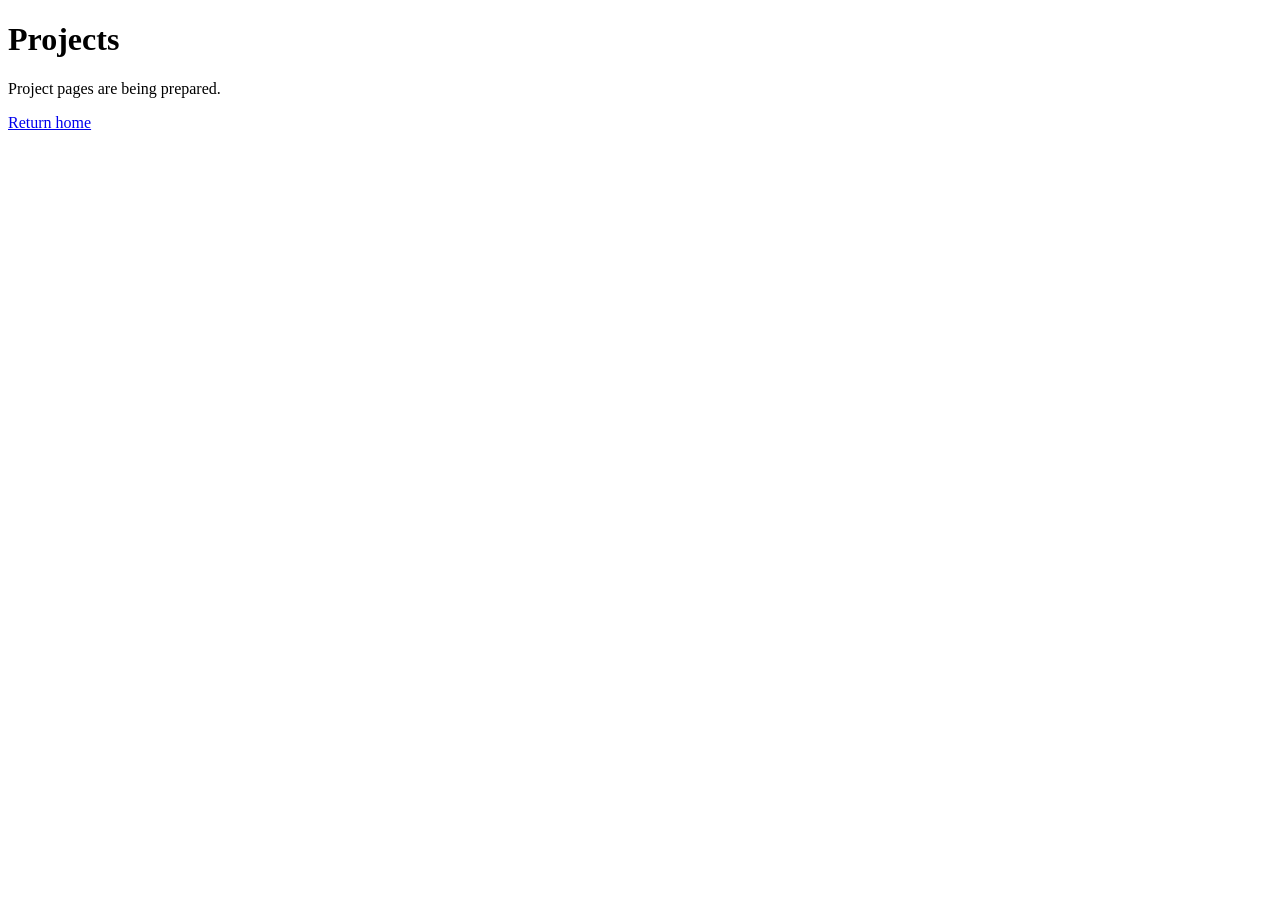
<file: projects/index.html>
<!doctype html><html lang="en"><head><meta charset="utf-8"><meta name="robots" content="noindex,follow"><meta name="description" content="Browse Shashwat Aneja’s project catalogue and experiments."><meta name="viewport" content="width=device-width,initial-scale=1"><link rel="icon" href="../assets/icons/favicon.svg" type="image/svg+xml"><link rel="icon" href="../assets/icons/favicon-32.png" sizes="32x32" type="image/png"><link rel="apple-touch-icon" href="../assets/icons/apple-touch-icon.png"><meta property="og:type" content="website"><meta property="og:title" content="Projects | Shashwat Aneja"><meta property="og:description" content="Project catalogue for Shashwat Aneja."><meta property="og:image" content="https://shashwataneja.com/assets/og/shashwat-aneja-portfolio.png"><meta name="twitter:card" content="summary_large_image"><meta name="twitter:image" content="https://shashwataneja.com/assets/og/shashwat-aneja-portfolio.png"><title>Projects | Shashwat Aneja</title></head><body><main><h1>Projects</h1><p>Project pages are being prepared.</p><a href="/">Return home</a></main></body></html>
</file>
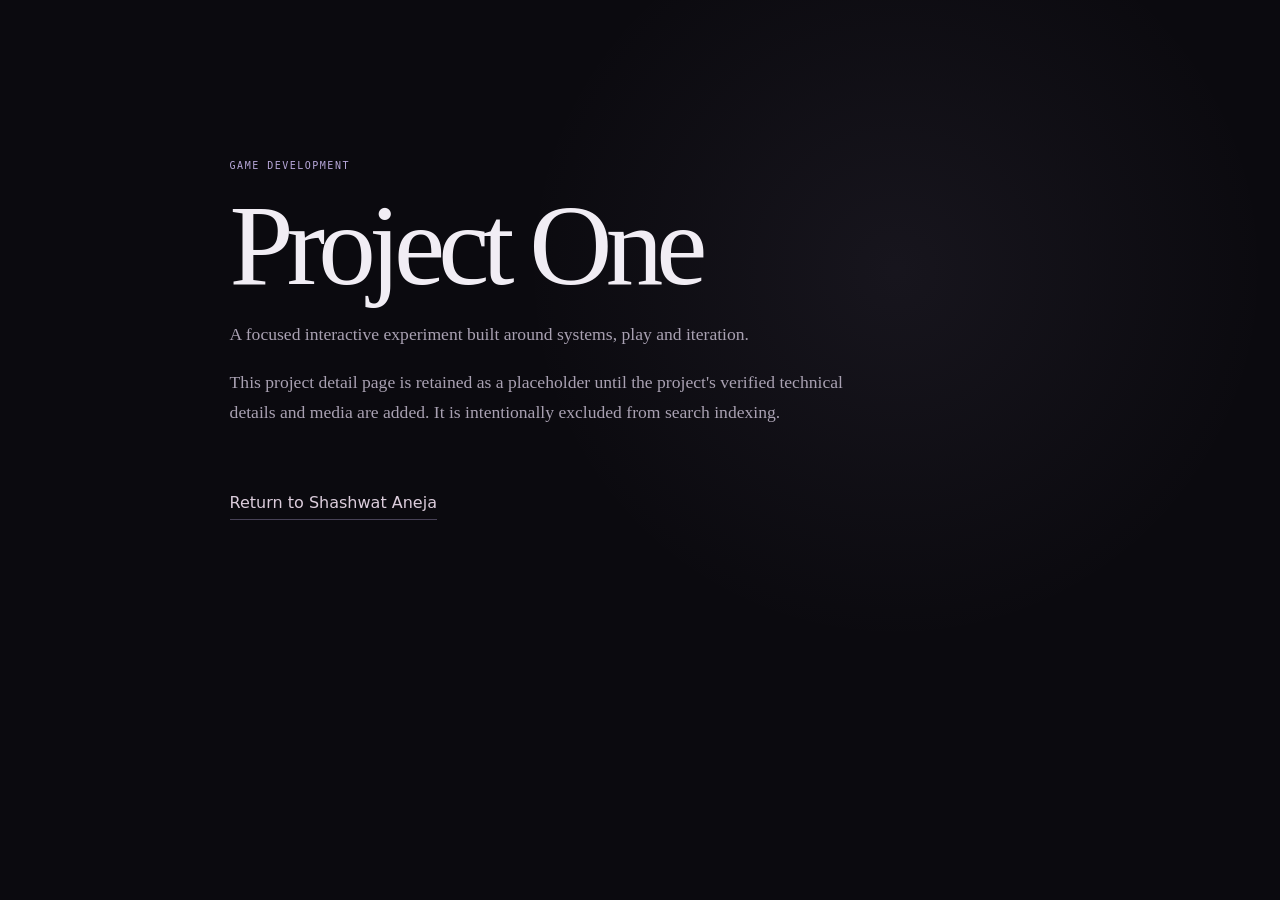
<file: projects/project-one/index.html>
<!doctype html>
<html lang="en">
<head>
<meta charset="utf-8">
<meta name="viewport" content="width=device-width, initial-scale=1">
<link rel="icon" href="../../assets/icons/favicon.svg" type="image/svg+xml"><link rel="icon" href="../../assets/icons/favicon-32.png" sizes="32x32" type="image/png"><link rel="apple-touch-icon" href="../../assets/icons/apple-touch-icon.png">
<meta name="robots" content="noindex,follow">
<meta name="description" content="Project One — Shashwat Aneja project page. A focused interactive experiment built around systems, play and iteration.">
<link rel="canonical" href="https://shashwataneja.com/projects/project-one/">
<meta name="theme-color" content="#0B0A0F">
<meta property="og:type" content="website"><meta property="og:title" content="Project-One | Shashwat Aneja"><meta property="og:description" content="Shashwat Aneja project page."><meta property="og:image" content="https://shashwataneja.com/assets/og/shashwat-aneja-portfolio.png"><meta name="twitter:card" content="summary_large_image"><meta name="twitter:image" content="https://shashwataneja.com/assets/og/shashwat-aneja-portfolio.png"><title>Project One | Shashwat Aneja</title>
<style>:root{--void:#0B0A0F;--lavender:#B7A7D9;--fog:#DCCDDC;--secondary:#A9A1B2}*{box-sizing:border-box}body{margin:0;min-height:100svh;background:radial-gradient(circle at 70% 30%,rgba(183,167,217,.07),transparent 34%),var(--void);color:#F1EDF4;font-family:system-ui,-apple-system,"Segoe UI",sans-serif}.wrap{max-width:1000px;margin:auto;padding:10rem 7vw}.mono{font:10px monospace;letter-spacing:.15em;text-transform:uppercase;color:var(--lavender)}h1{font:400 clamp(4rem,9vw,8rem)/.88 Georgia,serif;letter-spacing:-.06em;margin:1.5rem 0}p{max-width:620px;color:var(--secondary);font:1.1rem/1.7 Georgia,serif}a{display:inline-block;margin-top:3rem;color:var(--fog);text-decoration:none;border-bottom:1px solid rgba(183,167,217,.35);padding-bottom:.4rem}</style>
</head>
<body><main class="wrap"><div class="mono">GAME DEVELOPMENT</div><h1>Project One</h1><p>A focused interactive experiment built around systems, play and iteration.</p><p>This project detail page is retained as a placeholder until the project's verified technical details and media are added. It is intentionally excluded from search indexing.</p><a href="/">Return to Shashwat Aneja</a></main></body>
</html>
</file>
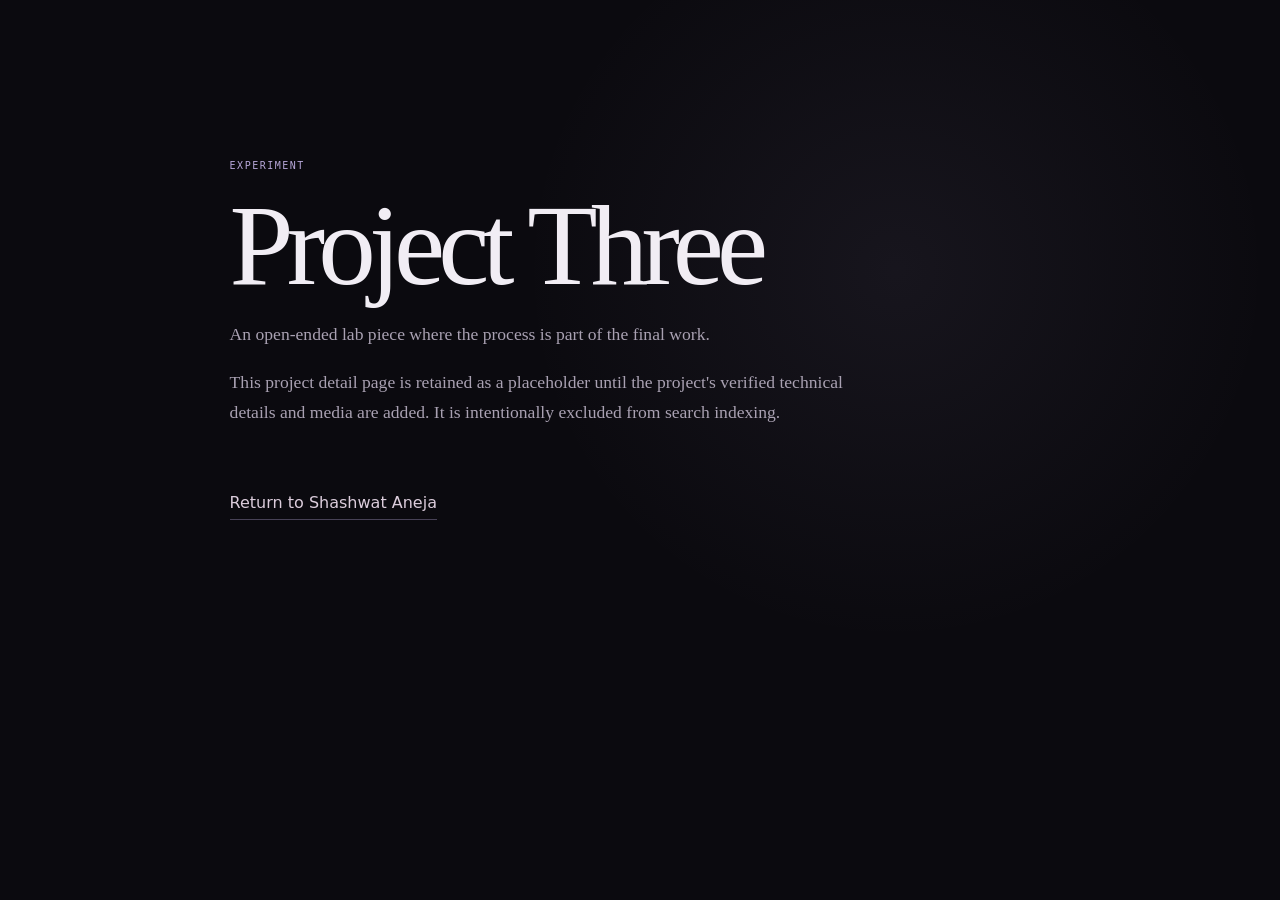
<file: projects/project-three/index.html>
<!doctype html>
<html lang="en">
<head>
<meta charset="utf-8">
<meta name="viewport" content="width=device-width, initial-scale=1">
<link rel="icon" href="../../assets/icons/favicon.svg" type="image/svg+xml"><link rel="icon" href="../../assets/icons/favicon-32.png" sizes="32x32" type="image/png"><link rel="apple-touch-icon" href="../../assets/icons/apple-touch-icon.png">
<meta name="robots" content="noindex,follow">
<meta name="description" content="Project Three — Shashwat Aneja project page. An open-ended lab piece where the process is part of the final work.">
<link rel="canonical" href="https://shashwataneja.com/projects/project-three/">
<meta name="theme-color" content="#0B0A0F">
<meta property="og:type" content="website"><meta property="og:title" content="Project-Three | Shashwat Aneja"><meta property="og:description" content="Shashwat Aneja project page."><meta property="og:image" content="https://shashwataneja.com/assets/og/shashwat-aneja-portfolio.png"><meta name="twitter:card" content="summary_large_image"><meta name="twitter:image" content="https://shashwataneja.com/assets/og/shashwat-aneja-portfolio.png"><title>Project Three | Shashwat Aneja</title>
<style>:root{--void:#0B0A0F;--lavender:#B7A7D9;--fog:#DCCDDC;--secondary:#A9A1B2}*{box-sizing:border-box}body{margin:0;min-height:100svh;background:radial-gradient(circle at 70% 30%,rgba(183,167,217,.07),transparent 34%),var(--void);color:#F1EDF4;font-family:system-ui,-apple-system,"Segoe UI",sans-serif}.wrap{max-width:1000px;margin:auto;padding:10rem 7vw}.mono{font:10px monospace;letter-spacing:.15em;text-transform:uppercase;color:var(--lavender)}h1{font:400 clamp(4rem,9vw,8rem)/.88 Georgia,serif;letter-spacing:-.06em;margin:1.5rem 0}p{max-width:620px;color:var(--secondary);font:1.1rem/1.7 Georgia,serif}a{display:inline-block;margin-top:3rem;color:var(--fog);text-decoration:none;border-bottom:1px solid rgba(183,167,217,.35);padding-bottom:.4rem}</style>
</head>
<body><main class="wrap"><div class="mono">EXPERIMENT</div><h1>Project Three</h1><p>An open-ended lab piece where the process is part of the final work.</p><p>This project detail page is retained as a placeholder until the project's verified technical details and media are added. It is intentionally excluded from search indexing.</p><a href="/">Return to Shashwat Aneja</a></main></body>
</html>
</file>
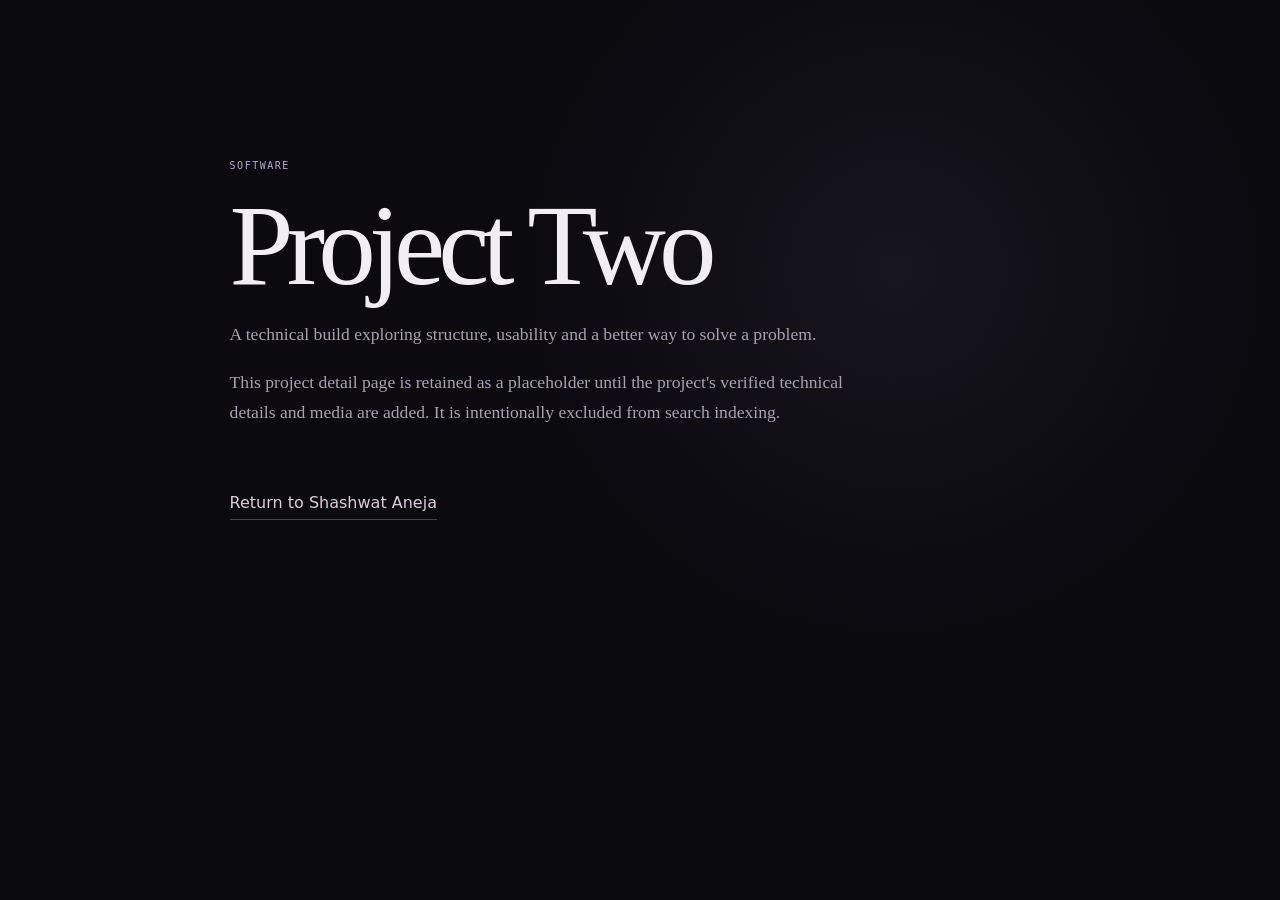
<file: projects/project-two/index.html>
<!doctype html>
<html lang="en">
<head>
<meta charset="utf-8">
<meta name="viewport" content="width=device-width, initial-scale=1">
<link rel="icon" href="../../assets/icons/favicon.svg" type="image/svg+xml"><link rel="icon" href="../../assets/icons/favicon-32.png" sizes="32x32" type="image/png"><link rel="apple-touch-icon" href="../../assets/icons/apple-touch-icon.png">
<meta name="robots" content="noindex,follow">
<meta name="description" content="Project Two — Shashwat Aneja project page. A technical build exploring structure, usability and a better way to solve a problem.">
<link rel="canonical" href="https://shashwataneja.com/projects/project-two/">
<meta name="theme-color" content="#0B0A0F">
<meta property="og:type" content="website"><meta property="og:title" content="Project-Two | Shashwat Aneja"><meta property="og:description" content="Shashwat Aneja project page."><meta property="og:image" content="https://shashwataneja.com/assets/og/shashwat-aneja-portfolio.png"><meta name="twitter:card" content="summary_large_image"><meta name="twitter:image" content="https://shashwataneja.com/assets/og/shashwat-aneja-portfolio.png"><title>Project Two | Shashwat Aneja</title>
<style>:root{--void:#0B0A0F;--lavender:#B7A7D9;--fog:#DCCDDC;--secondary:#A9A1B2}*{box-sizing:border-box}body{margin:0;min-height:100svh;background:radial-gradient(circle at 70% 30%,rgba(183,167,217,.07),transparent 34%),var(--void);color:#F1EDF4;font-family:system-ui,-apple-system,"Segoe UI",sans-serif}.wrap{max-width:1000px;margin:auto;padding:10rem 7vw}.mono{font:10px monospace;letter-spacing:.15em;text-transform:uppercase;color:var(--lavender)}h1{font:400 clamp(4rem,9vw,8rem)/.88 Georgia,serif;letter-spacing:-.06em;margin:1.5rem 0}p{max-width:620px;color:var(--secondary);font:1.1rem/1.7 Georgia,serif}a{display:inline-block;margin-top:3rem;color:var(--fog);text-decoration:none;border-bottom:1px solid rgba(183,167,217,.35);padding-bottom:.4rem}</style>
</head>
<body><main class="wrap"><div class="mono">SOFTWARE</div><h1>Project Two</h1><p>A technical build exploring structure, usability and a better way to solve a problem.</p><p>This project detail page is retained as a placeholder until the project's verified technical details and media are added. It is intentionally excluded from search indexing.</p><a href="/">Return to Shashwat Aneja</a></main></body>
</html>
</file>
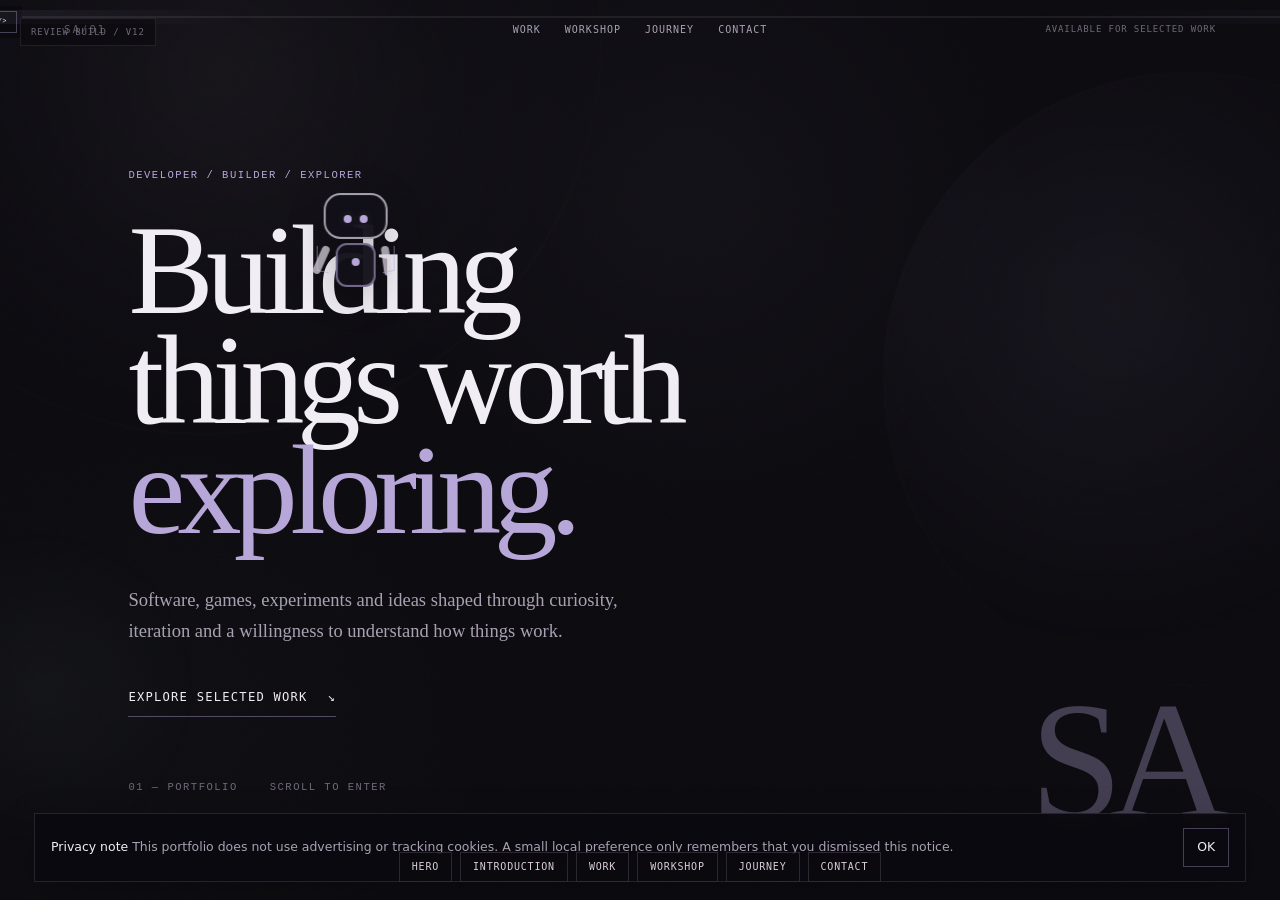
<file: preview.html>
<!doctype html>
<html lang="en"><head><meta charset="utf-8"><meta name="viewport" content="width=device-width,initial-scale=1"><title>Build Preview — Shashwat Aneja</title>
<style>
:root{background:#0B0A0F;color:#F1EDF4;font-family:ui-sans-serif,system-ui,sans-serif}*{box-sizing:border-box}body{margin:0;min-height:100vh;background:#0B0A0F}iframe{width:100%;height:100vh;border:0;display:block}.bar{position:fixed;z-index:30;left:20px;right:20px;bottom:18px;display:flex;gap:8px;align-items:center;justify-content:center;pointer-events:none}.bar a{pointer-events:auto;text-decoration:none;color:#DCCDDC;background:rgba(11,10,15,.78);border:1px solid rgba(220,205,220,.16);padding:9px 12px;font:10px/1 monospace;letter-spacing:.08em;text-transform:uppercase;backdrop-filter:blur(10px)}.bar a:hover{color:#B7A7D9;border-color:rgba(183,167,217,.4)}.label{position:fixed;z-index:31;top:18px;left:20px;padding:8px 10px;color:#70697A;background:rgba(11,10,15,.65);font:9px monospace;letter-spacing:.1em;text-transform:uppercase;border:1px solid rgba(220,205,220,.1)}
</style></head><body><div class="label">REVIEW BUILD / V12</div><iframe src="index.html" title="Portfolio build preview"></iframe><div class="bar"><a href="index.html#top">Hero</a><a href="index.html#introduction">Introduction</a><a href="index.html#work">Work</a><a href="index.html#workshop">Workshop</a><a href="index.html#journey">Journey</a><a href="index.html#contact">Contact</a></div></body></html>
</file>
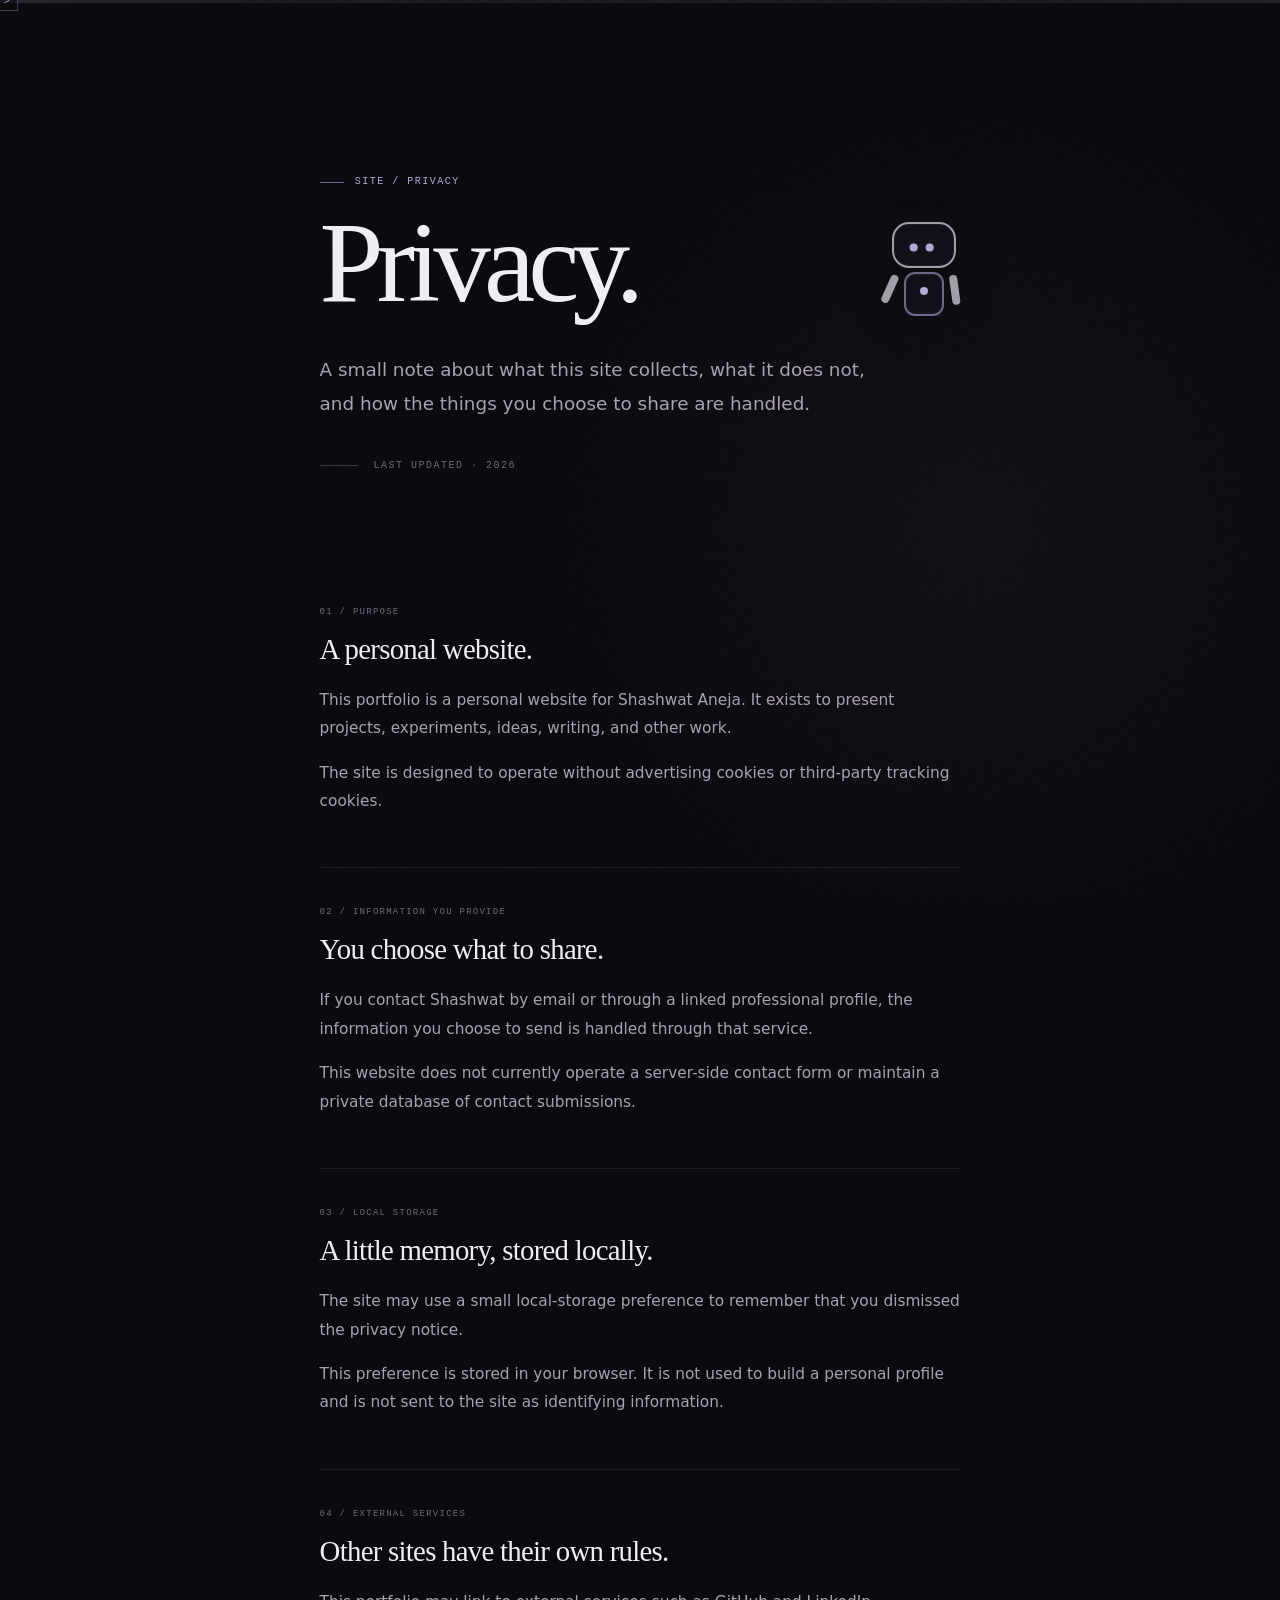
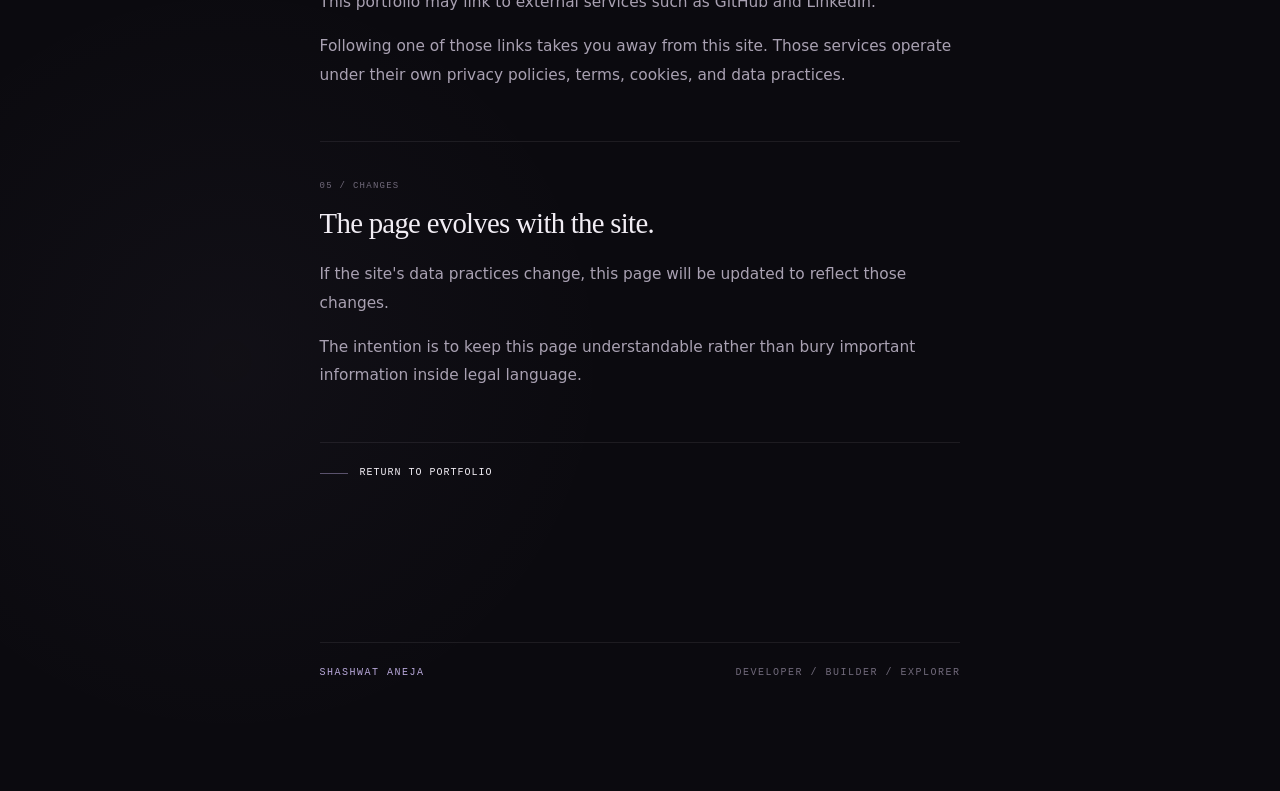
<file: privacy.html>
<!doctype html>
<html lang="en">
<head>
<meta charset="utf-8">
<meta name="viewport" content="width=device-width,initial-scale=1">
<meta name="robots" content="index,follow">
<meta name="description" content="Privacy information for Shashwat Aneja's portfolio website.">
<meta name="theme-color" content="#0B0A0F">

<link rel="canonical" href="https://shashwataneja.com/privacy.html">

<link rel="icon" href="assets/icons/favicon.svg" type="image/svg+xml">
<link rel="icon" href="assets/icons/favicon-32.png" sizes="32x32" type="image/png">
<link rel="apple-touch-icon" href="assets/icons/apple-touch-icon.png">

<meta property="og:type" content="website">
<meta property="og:title" content="Privacy | Shashwat Aneja">
<meta property="og:description" content="Privacy information for Shashwat Aneja's portfolio website.">
<meta property="og:image" content="https://shashwataneja.com/assets/og/shashwat-aneja-portfolio.png">

<meta name="twitter:card" content="summary_large_image">
<meta name="twitter:title" content="Privacy | Shashwat Aneja">
<meta name="twitter:description" content="Privacy information for Shashwat Aneja's portfolio website.">
<meta name="twitter:image" content="https://shashwataneja.com/assets/og/shashwat-aneja-portfolio.png">

<title>Privacy | Shashwat Aneja</title>

<style>
/* =========================================================
   FOUNDATION
   ========================================================= */

:root{
  --void:#0B0A0F;
  --charcoal:#1A1823;
  --shadow-lavender:#6B5B7C;
  --lavender:#B7A7D9;
  --fog:#DCCDDC;
  --stone:#E7DFD6;
  --sage:#A7C4B0;
  --ember:#B8846A;

  --text-primary:#F1EDF4;
  --text-secondary:#A9A1B2;
  --text-muted:#70697A;

  --ease:cubic-bezier(.22,.61,.36,1);
}

*{
  box-sizing:border-box;
}

html{
  scroll-behavior:smooth;
  background:var(--void);
}

body{
  margin:0;
  min-height:100svh;
  background:
    radial-gradient(
      circle at 76% 22%,
      rgba(107,91,124,.08),
      transparent 28rem
    ),
    radial-gradient(
      circle at 18% 82%,
      rgba(183,167,217,.035),
      transparent 24rem
    ),
    var(--void);
  color:var(--text-primary);
  font-family:
    Inter,
    ui-sans-serif,
    system-ui,
    -apple-system,
    BlinkMacSystemFont,
    "Segoe UI",
    sans-serif;
  overflow-x:hidden;
}

body::before{
  content:"";
  position:fixed;
  inset:0;
  pointer-events:none;
  z-index:1;
  opacity:.035;
  background-image:url("data:image/svg+xml,%3Csvg viewBox='0 0 180 180' xmlns='http://www.w3.org/2000/svg'%3E%3Cfilter id='n'%3E%3CfeTurbulence type='fractalNoise' baseFrequency='.8' numOctaves='4' stitchTiles='stitch'/%3E%3C/filter%3E%3Crect width='100%25' height='100%25' filter='url(%23n)' opacity='.45'/%3E%3C/svg%3E");
}

::selection{
  background:var(--lavender);
  color:var(--void);
}

a{
  color:inherit;
}


/* =========================================================
   SCROLL CODE BAR
   ========================================================= */

.scroll-codebar{
  position:fixed;
  z-index:100;
  top:0;
  left:0;
  right:0;
  height:3px;
  pointer-events:none;
}

.scroll-codebar__track{
  position:relative;
  height:100%;
  background:rgba(220,205,220,.09);
}

.scroll-codebar__fill{
  position:absolute;
  inset:0 auto 0 0;
  width:calc(var(--scroll-progress,0) * 100%);
  background:var(--lavender);
  transform-origin:left center;
}

.scroll-codebar__code{
  position:absolute;
  top:50%;
  left:calc(var(--scroll-progress,0) * 100%);
  transform:translate(-50%,-50%);

  display:grid;
  place-items:center;

  min-width:30px;
  height:18px;
  padding:0 .35rem;

  color:var(--text-primary);
  background:var(--void);
  border:1px solid rgba(183,167,217,.35);

  font:7px/1 "IBM Plex Mono",ui-monospace,SFMono-Regular,Menlo,monospace;
  letter-spacing:.02em;

  transition:left .12s linear;
}

.scroll-codebar::after{
  content:"";
  position:absolute;
  inset:0;
  background:
    linear-gradient(
      90deg,
      rgba(183,167,217,.12),
      transparent 20%,
      transparent 80%,
      rgba(183,167,217,.05)
    );
  opacity:.65;
}


/* =========================================================
   PAGE
   ========================================================= */

.page{
  position:relative;
  z-index:2;
  min-height:100svh;
}

.wrap{
  width:min(820px,100%);
  margin:0 auto;
  padding:
    clamp(8rem,15vw,11rem)
    clamp(1.5rem,7vw,7rem)
    7rem;
}

.page-intro{
  position:relative;
  margin-bottom:6rem;
}

.mono{
  font:10px/1.2 "IBM Plex Mono",ui-monospace,SFMono-Regular,Menlo,monospace;
  letter-spacing:.15em;
  text-transform:uppercase;
  color:var(--lavender);
}

.page-index{
  display:flex;
  align-items:center;
  gap:.7rem;
}

.page-index::before{
  content:"";
  display:block;
  width:24px;
  height:1px;
  background:var(--lavender);
  opacity:.6;
}

h1{
  margin:1.5rem 0 2.5rem;

  font:
    400 clamp(4rem,9vw,8rem)/.88
    Georgia,
    "Times New Roman",
    serif;

  letter-spacing:-.06em;
}

.intro-line{
  width:min(570px,100%);
  margin:0;

  color:var(--text-secondary);
  font-size:clamp(1rem,1.7vw,1.15rem);
  line-height:1.8;
}

.page-meta{
  display:flex;
  align-items:center;
  gap:1rem;
  margin-top:2.5rem;
  color:var(--text-muted);
}

.page-meta::before{
  content:"";
  width:38px;
  height:1px;
  background:rgba(183,167,217,.28);
}


/* =========================================================
   CONTENT
   ========================================================= */

.policy{
  position:relative;
}

.policy-section{
  position:relative;
  padding:2.5rem 0 3.25rem;
  border-top:1px solid rgba(220,205,220,.09);
}

.policy-section:first-child{
  border-top:0;
}

.policy-number{
  display:block;
  margin-bottom:1rem;

  font:
    9px/1
    "IBM Plex Mono",
    ui-monospace,
    SFMono-Regular,
    Menlo,
    monospace;

  letter-spacing:.14em;
  color:var(--text-muted);
}

h2{
  margin:0 0 1.25rem;

  color:var(--text-primary);

  font:
    400 clamp(1.35rem,2.5vw,1.8rem)/1.15
    Georgia,
    "Times New Roman",
    serif;

  letter-spacing:-.025em;
}

p,
li{
  max-width:680px;
  color:var(--text-secondary);
  font-size:.96rem;
  line-height:1.85;
}

p{
  margin:0 0 1rem;
}

p:last-child{
  margin-bottom:0;
}

ul{
  margin:1rem 0 0;
  padding-left:1.3rem;
}

li{
  margin:.55rem 0;
}

strong{
  color:var(--text-primary);
  font-weight:500;
}


/* =========================================================
   RETURN LINK
   ========================================================= */

.back-wrap{
  padding-top:1rem;
}

.back{
  display:inline-flex;
  align-items:center;
  gap:.75rem;

  color:var(--text-primary);
  text-decoration:none;

  font:
    10px/1
    "IBM Plex Mono",
    ui-monospace,
    SFMono-Regular,
    Menlo,
    monospace;

  letter-spacing:.1em;
  text-transform:uppercase;

  transition:
    color .25s ease,
    gap .25s var(--ease);
}

.back::before{
  content:"";
  width:28px;
  height:1px;
  background:rgba(183,167,217,.45);

  transition:
    width .25s var(--ease),
    background .25s ease;
}

.back:hover{
  color:var(--lavender);
  gap:1rem;
}

.back:hover::before{
  width:40px;
  background:var(--lavender);
}


/* =========================================================
   FOOTER
   ========================================================= */

.page-footer{
  display:flex;
  justify-content:space-between;
  align-items:center;
  gap:2rem;

  margin-top:7rem;
  padding-top:1.5rem;

  border-top:1px solid rgba(220,205,220,.09);

  color:var(--text-muted);
}

.page-footer span:last-child{
  color:var(--text-muted);
}


/* =========================================================
   GUIDE ROBOT
   IMPORTANT: this is the original V13 structure.
   ========================================================= */

.guide-robot{
  position:fixed;

  /*
   * Inline left/top in the markup provides a safe initial
   * position even before JavaScript starts.
   */
  left:78vw;
  top:30vh;

  width:112px;
  height:124px;

  z-index:80;
  pointer-events:auto;

  filter:drop-shadow(0 10px 18px rgba(0,0,0,.22));

  transform:
    translate(-50%,-50%)
    scale(var(--robot-scale,1));

  transform-origin:center center;

  user-select:none;
  will-change:left,top,transform;
}

.guide-robot__antenna,
.guide-robot__neck,
.guide-robot__hand,
.guide-robot__leg,
.guide-robot__foot,
.guide-robot__signal,
.guide-robot__label{
  display:none!important;
}

.guide-robot__head{
  position:absolute;

  left:24px;
  top:16px;

  width:64px;
  height:46px;

  border:2px solid rgba(220,213,226,.72);
  border-radius:17px;

  background:rgba(18,16,24,.96);

  clip-path:none;

  box-shadow:
    inset 0 0 0 1px rgba(183,167,217,.08);

  transition:transform .24s var(--ease);
}

.guide-robot__eye{
  position:absolute;

  top:20px;

  width:8px;
  height:8px;

  border:0;
  border-radius:50%;

  background:var(--lavender);

  box-shadow:0 0 8px rgba(183,167,217,.18);

  transition:
    transform .18s ease,
    opacity .2s ease;
}

.guide-robot__eye:first-child{
  left:18px;
}

.guide-robot__eye:last-child{
  right:18px;
}

.guide-robot__body{
  position:absolute;

  left:36px;
  top:66px;

  width:40px;
  height:44px;

  border:2px solid rgba(183,167,217,.58);
  border-radius:11px;

  background:rgba(18,16,24,.96);

  clip-path:none;

  box-shadow:
    inset 0 0 0 1px rgba(183,167,217,.06);
}

.guide-robot__panel{
  display:none;
}

.guide-robot__indicator{
  position:absolute;

  left:14px;
  top:13px;

  width:8px;
  height:8px;

  border-radius:50%;

  background:var(--lavender);

  box-shadow:none;
}

.guide-robot__arm{
  position:absolute;

  top:69px;

  width:8px;
  height:30px;

  border:0;
  border-radius:6px;

  background:rgba(220,213,226,.72);

  transform-origin:50% 8%;

  transition:transform .3s var(--ease);
}

.guide-robot__arm--left{
  left:23px;
  transform:rotate(18deg);
}

.guide-robot__arm--right{
  right:23px;
  transform:rotate(-18deg);
}


/* =========================================================
   ROBOT STATES
   ========================================================= */

.guide-robot.is-idle .guide-robot__arm--left{
  transform:rotate(24deg);
}

.guide-robot.is-idle .guide-robot__arm--right{
  transform:rotate(-8deg);
}

.guide-robot.is-rest .guide-robot__arm--left{
  transform:rotate(2deg);
}

.guide-robot.is-rest .guide-robot__arm--right{
  transform:rotate(-2deg);
}

.guide-robot.is-moving .guide-robot__arm--left{
  transform:rotate(-30deg);
}

.guide-robot.is-moving .guide-robot__arm--right{
  transform:rotate(28deg);
}

.guide-robot.is-observing .guide-robot__arm--left{
  transform:rotate(-52deg);
}

.guide-robot.is-observing .guide-robot__arm--right{
  transform:rotate(10deg);
}

.guide-robot.is-celebrate .guide-robot__arm--left{
  transform:rotate(-68deg);
}

.guide-robot.is-celebrate .guide-robot__arm--right{
  transform:rotate(68deg);
}

.guide-robot.is-hovered .guide-robot__head{
  transform:rotate(-4deg) translateY(-2px);
}

.guide-robot.is-hovered .guide-robot__eye{
  transform:scale(1.18);
}

.guide-robot.is-hovered .guide-robot__arm--right{
  animation:robotWaveSimple .65s ease-in-out infinite alternate;
}

.guide-robot.is-celebrate .guide-robot__arm--left{
  animation:farewellWaveSimpleLeft .9s ease-in-out infinite alternate;
}

.guide-robot.is-celebrate .guide-robot__arm--right{
  animation:farewellWaveSimpleRight .9s ease-in-out infinite alternate;
}

.guide-robot.is-celebrate .guide-robot__eye{
  box-shadow:0 0 10px rgba(183,167,217,.55);
}

.guide-robot.is-celebrate .guide-robot__indicator{
  box-shadow:0 0 10px rgba(183,167,217,.55);
}

.guide-robot.is-hovered::after{
  content:"oh, hi ♥️";

  position:absolute;

  left:56px;
  top:-3px;

  transform:translate(-50%,-100%);

  font:
    7px/1
    "IBM Plex Mono",
    ui-monospace,
    SFMono-Regular,
    Menlo,
    monospace;

  letter-spacing:.08em;
  color:var(--lavender);
  white-space:nowrap;

  opacity:.9;

  animation:helloBobSimple 1.4s ease-in-out infinite;
}

.guide-robot.is-celebrate::after{
  content:"thanks for exploring 💖";

  position:absolute;

  left:56px;
  top:5px;

  transform:translate(-50%,-100%);

  font:
    7px/1
    "IBM Plex Mono",
    ui-monospace,
    SFMono-Regular,
    Menlo,
    monospace;

  letter-spacing:.08em;
  color:var(--lavender);
  white-space:nowrap;

  animation:helloBobSimple 1.4s ease-in-out infinite;
}

@keyframes robotWaveSimple{
  from{
    transform:rotate(18deg);
  }
  to{
    transform:rotate(52deg);
  }
}

@keyframes farewellWaveSimpleLeft{
  from{
    transform:rotate(-62deg);
  }
  to{
    transform:rotate(-78deg);
  }
}

@keyframes farewellWaveSimpleRight{
  from{
    transform:rotate(62deg);
  }
  to{
    transform:rotate(78deg);
  }
}

@keyframes helloBobSimple{
  0%,100%{
    opacity:.45;
    transform:translate(-50%,calc(-100% + 2px));
  }

  50%{
    opacity:1;
    transform:translate(-50%,-100%);
  }
}


/* =========================================================
   RESPONSIVE
   ========================================================= */

@media(max-width:700px){

  .wrap{
    padding-top:7rem;
    padding-bottom:5rem;
  }

  .page-intro{
    margin-bottom:4rem;
  }

  .policy-section{
    padding:2rem 0 2.5rem;
  }

  .page-footer{
    align-items:flex-start;
    flex-direction:column;
    gap:.7rem;
    margin-top:5rem;
  }

  .guide-robot{
    --robot-scale:.78;
  }
}

@media(max-width:600px){

  .guide-robot{
    width:88px;
    height:102px;

    --robot-scale:.82;
  }

  .guide-robot__head{
    left:19px;
    top:13px;
    width:50px;
    height:36px;
    border-radius:13px;
  }

  .guide-robot__eye{
    top:15px;
    width:6px;
    height:6px;
  }

  .guide-robot__eye:first-child{
    left:14px;
  }

  .guide-robot__eye:last-child{
    right:14px;
  }

  .guide-robot__body{
    left:28px;
    top:52px;
    width:32px;
    height:36px;
    border-radius:9px;
  }

  .guide-robot__indicator{
    left:11px;
    top:11px;
    width:6px;
    height:6px;
  }

  .guide-robot__arm{
    top:54px;
    width:7px;
    height:24px;
  }

  .guide-robot__arm--left{
    left:18px;
  }

  .guide-robot__arm--right{
    right:18px;
  }

  .scroll-codebar__code{
    min-width:25px;
    height:16px;
    font-size:6px;
  }
}

@media(prefers-reduced-motion:reduce){

  html{
    scroll-behavior:auto;
  }

  .guide-robot.is-hovered .guide-robot__arm--right,
  .guide-robot.is-celebrate .guide-robot__arm--left,
  .guide-robot.is-celebrate .guide-robot__arm--right,
  .guide-robot.is-hovered::after,
  .guide-robot.is-celebrate::after{
    animation:none!important;
  }

  .guide-robot{
    transition:none!important;
  }
}
</style>
</head>

<body>

<!-- =======================================================
     SCROLL PROGRESS
     ======================================================= -->

<div
  class="scroll-codebar"
  data-scroll-codebar
  role="progressbar"
  aria-label="Page progress"
  aria-valuemin="0"
  aria-valuemax="100"
  aria-valuenow="0"
>
  <div class="scroll-codebar__track">
    <span class="scroll-codebar__fill"></span>
    <span class="scroll-codebar__code mono">&lt;/&gt;</span>
  </div>
</div>


<!-- =======================================================
     GUIDE ROBOT
     Exact V13 structure preserved.
     Inline position prevents top-left fallback before JS.
     ======================================================= -->

<div
  class="guide-robot"
  data-guide-robot
  aria-hidden="true"
  style="left:78vw;top:30vh;"
>
  <div class="guide-robot__antenna"></div>

  <div class="guide-robot__head">
    <span class="guide-robot__eye"></span>
    <span class="guide-robot__eye"></span>
  </div>

  <div class="guide-robot__neck"></div>

  <div class="guide-robot__body">
    <span class="guide-robot__panel"></span>
    <span class="guide-robot__indicator"></span>
  </div>

  <div class="guide-robot__arm guide-robot__arm--left"></div>
  <div class="guide-robot__arm guide-robot__arm--right"></div>

  <div class="guide-robot__hand guide-robot__hand--left"></div>
  <div class="guide-robot__hand guide-robot__hand--right"></div>

  <div class="guide-robot__leg guide-robot__leg--left"></div>
  <div class="guide-robot__leg guide-robot__leg--right"></div>

  <div class="guide-robot__foot guide-robot__foot--left"></div>
  <div class="guide-robot__foot guide-robot__foot--right"></div>

  <div class="guide-robot__signal"></div>

  <span class="guide-robot__label mono" data-guide-label>
    FOLLOWING
  </span>
</div>


<!-- =======================================================
     PAGE
     ======================================================= -->

<main class="page">

  <div class="wrap">

    <header class="page-intro">

      <div class="page-index mono">
        SITE / PRIVACY
      </div>

      <h1>Privacy.</h1>

      <p class="intro-line">
        A small note about what this site collects, what it does not,
        and how the things you choose to share are handled.
      </p>

      <div class="page-meta mono">
        Last updated · 2026
      </div>

    </header>


    <div class="policy">

      <section class="policy-section">

        <span class="policy-number mono">
          01 / PURPOSE
        </span>

        <h2>A personal website.</h2>

        <p>
          This portfolio is a personal website for Shashwat Aneja.
          It exists to present projects, experiments, ideas, writing,
          and other work.
        </p>

        <p>
          The site is designed to operate without advertising cookies
          or third-party tracking cookies.
        </p>

      </section>


      <section class="policy-section">

        <span class="policy-number mono">
          02 / INFORMATION YOU PROVIDE
        </span>

        <h2>You choose what to share.</h2>

        <p>
          If you contact Shashwat by email or through a linked
          professional profile, the information you choose to send
          is handled through that service.
        </p>

        <p>
          This website does not currently operate a server-side
          contact form or maintain a private database of contact
          submissions.
        </p>

      </section>


      <section class="policy-section">

        <span class="policy-number mono">
          03 / LOCAL STORAGE
        </span>

        <h2>A little memory, stored locally.</h2>

        <p>
          The site may use a small local-storage preference to remember
          that you dismissed the privacy notice.
        </p>

        <p>
          This preference is stored in your browser. It is not used
          to build a personal profile and is not sent to the site as
          identifying information.
        </p>

      </section>


      <section class="policy-section">

        <span class="policy-number mono">
          04 / EXTERNAL SERVICES
        </span>

        <h2>Other sites have their own rules.</h2>

        <p>
          This portfolio may link to external services such as
          GitHub and LinkedIn.
        </p>

        <p>
          Following one of those links takes you away from this site.
          Those services operate under their own privacy policies,
          terms, cookies, and data practices.
        </p>

      </section>


      <section class="policy-section">

        <span class="policy-number mono">
          05 / CHANGES
        </span>

        <h2>The page evolves with the site.</h2>

        <p>
          If the site's data practices change, this page will be
          updated to reflect those changes.
        </p>

        <p>
          The intention is to keep this page understandable rather
          than bury important information inside legal language.
        </p>

      </section>


      <section class="policy-section back-wrap">

        <a class="back" href="/">
          <span>Return to portfolio</span>
        </a>

      </section>

    </div>


    <footer class="page-footer">

      <span class="mono">
        SHASHWAT ANEJA
      </span>

      <span class="mono">
        DEVELOPER / BUILDER / EXPLORER
      </span>

    </footer>

  </div>

</main>


<script>
/* =========================================================
   LEGAL PAGE EXPERIENCE
   Self-contained version of the V13 interaction system.
   ========================================================= */

(function(){

  "use strict";

  const robot = document.querySelector("[data-guide-robot]");
  const progressBar = document.querySelector("[data-scroll-codebar]");
  const progressFill = document.querySelector(".scroll-codebar__fill");
  const progressCode = document.querySelector(".scroll-codebar__code");

  if(!robot){
    return;
  }


  /* -------------------------------------------------------
     State
     ------------------------------------------------------- */

  const reducedMotion = window.matchMedia(
    "(prefers-reduced-motion: reduce)"
  ).matches;

  let viewportWidth = window.innerWidth;
  let viewportHeight = window.innerHeight;

  let targetX = viewportWidth * .78;
  let targetY = viewportHeight * .30;

  let currentX = targetX;
  let currentY = targetY;

  let mouseX = viewportWidth * .5;
  let mouseY = viewportHeight * .5;

  let lastScrollY = window.scrollY;
  let lastScrollTime = performance.now();

  let scrollVelocity = 0;
  let lastState = "";

  let hover = false;

  let animationFrame = 0;


  /* -------------------------------------------------------
     Helpers
     ------------------------------------------------------- */

  function clamp(value,min,max){
    return Math.max(min,Math.min(max,value));
  }

  function lerp(a,b,t){
    return a + (b-a) * t;
  }

  function setState(state){

    if(state === lastState){
      return;
    }

    robot.classList.remove(
      "is-idle",
      "is-rest",
      "is-moving",
      "is-observing",
      "is-celebrate"
    );

    robot.classList.add("is-" + state);

    lastState = state;
  }


  /* -------------------------------------------------------
     Scroll progress
     ------------------------------------------------------- */

  function updateProgress(){

    const documentHeight =
      document.documentElement.scrollHeight;

    const maxScroll =
      documentHeight - window.innerHeight;

    const progress =
      maxScroll > 0
        ? clamp(window.scrollY / maxScroll,0,1)
        : 0;

    document.documentElement.style.setProperty(
      "--scroll-progress",
      progress
    );

    if(progressBar){
      progressBar.setAttribute(
        "aria-valuenow",
        Math.round(progress * 100)
      );
    }

    if(progressFill){
      progressFill.style.width =
        (progress * 100) + "%";
    }

    if(progressCode){
      progressCode.style.left =
        (progress * 100) + "%";
    }

    return progress;
  }


  /* -------------------------------------------------------
     Robot target
     ------------------------------------------------------- */

  function updateTarget(){

    const progress = updateProgress();

    viewportWidth = window.innerWidth;
    viewportHeight = window.innerHeight;

    /*
     * The robot travels through the legal page as the user
     * reads. It does not simply follow the scroll position.
     *
     * The path is intentionally asymmetric so it feels
     * authored rather than like a generic progress animation.
     */

    const pathX =
      lerp(
        viewportWidth * .78,
        viewportWidth * .20,
        progress
      );

    const pathY =
      viewportHeight *
      (
        .30 +
        Math.sin(progress * Math.PI * 1.35) * .24
      );

    targetX = clamp(
      pathX,
      90,
      viewportWidth - 90
    );

    targetY = clamp(
      pathY,
      90,
      viewportHeight - 90
    );
  }


  /* -------------------------------------------------------
     Scroll state
     ------------------------------------------------------- */

  function handleScroll(){

    const now = performance.now();
    const currentScrollY = window.scrollY;

    const delta =
      currentScrollY - lastScrollY;

    const elapsed =
      Math.max(16,now - lastScrollTime);

    scrollVelocity =
      delta / elapsed;

    lastScrollY = currentScrollY;
    lastScrollTime = now;

    updateTarget();

    if(Math.abs(scrollVelocity) > .08){
      setState("moving");
    }
  }


  /* -------------------------------------------------------
     Mouse tracking
     ------------------------------------------------------- */

  function handlePointerMove(event){

    mouseX = event.clientX;
    mouseY = event.clientY;

    const rect = robot.getBoundingClientRect();

    const centerX =
      rect.left + rect.width / 2;

    const centerY =
      rect.top + rect.height / 2;

    const distance =
      Math.hypot(
        mouseX - centerX,
        mouseY - centerY
      );

    if(distance < 130){
      if(!hover){
        hover = true;
        robot.classList.add("is-hovered");
      }
    }else{
      if(hover){
        hover = false;
        robot.classList.remove("is-hovered");
      }
    }
  }


  /* -------------------------------------------------------
     Eye tracking
     ------------------------------------------------------- */

  function updateEyes(){

    const eyes =
      robot.querySelectorAll(".guide-robot__eye");

    if(!eyes.length){
      return;
    }

    const rect =
      robot.getBoundingClientRect();

    const centerX =
      rect.left + rect.width / 2;

    const centerY =
      rect.top + 40;

    const dx =
      mouseX - centerX;

    const dy =
      mouseY - centerY;

    const distance =
      Math.max(1,Math.hypot(dx,dy));

    const influence =
      clamp(distance / 260,0,1);

    const moveX =
      (dx / distance) * 2.4 * influence;

    const moveY =
      (dy / distance) * 1.5 * influence;

    eyes.forEach(function(eye){
      eye.style.transform =
        "translate(" +
        moveX +
        "px," +
        moveY +
        "px)";
    });
  }


  /* -------------------------------------------------------
     Robot rendering
     ------------------------------------------------------- */

  function render(){

    /*
     * Subtle breathing/drift.
     *
     * This is added to the target rather than accumulated
     * every frame, preventing runaway drift.
     */

    const time =
      performance.now() * .001;

    const driftX =
      reducedMotion
        ? 0
        : Math.sin(time * .65) * 5;

    const driftY =
      reducedMotion
        ? 0
        : Math.cos(time * .48) * 4;

    const desiredX =
      targetX + driftX;

    const desiredY =
      targetY + driftY;

    const easing =
      reducedMotion ? .2 : .065;

    currentX =
      lerp(currentX,desiredX,easing);

    currentY =
      lerp(currentY,desiredY,easing);

    robot.style.left =
      currentX + "px";

    robot.style.top =
      currentY + "px";

    updateEyes();

    /*
     * Scroll velocity naturally decays.
     */

    scrollVelocity *= .92;

    if(
      Math.abs(scrollVelocity) < .015 &&
      !hover
    ){

      const progress = updateProgress();

      if(progress > .94){
        setState("celebrate");
      }else if(
        Math.abs(Math.sin(time * .25)) > .86
      ){
        setState("observing");
      }else if(
        Math.abs(Math.sin(time * .17)) > .92
      ){
        setState("rest");
      }else{
        setState("idle");
      }
    }

    animationFrame =
      requestAnimationFrame(render);
  }


  /* -------------------------------------------------------
     Resize
     ------------------------------------------------------- */

  function handleResize(){

    viewportWidth = window.innerWidth;
    viewportHeight = window.innerHeight;

    updateTarget();

    currentX =
      clamp(
        currentX,
        70,
        viewportWidth - 70
      );

    currentY =
      clamp(
        currentY,
        70,
        viewportHeight - 70
      );
  }


  /* -------------------------------------------------------
     Start
     ------------------------------------------------------- */

  updateProgress();
  updateTarget();

  /*
   * Explicit initial position.
   * This guarantees the robot starts in the intended
   * location even if another stylesheet interferes.
   */

  currentX = targetX;
  currentY = targetY;

  robot.style.left =
    currentX + "px";

  robot.style.top =
    currentY + "px";


  window.addEventListener(
    "scroll",
    handleScroll,
    {passive:true}
  );

  window.addEventListener(
    "resize",
    handleResize,
    {passive:true}
  );

  window.addEventListener(
    "pointermove",
    handlePointerMove,
    {passive:true}
  );

  /*
   * Keep progress correct even when the page is loaded
   * halfway down or restored from browser history.
   */

  window.addEventListener(
    "pageshow",
    function(){
      updateProgress();
      updateTarget();
    }
  );

  /*
   * Prevent a stale scroll state after the user stops.
   */

  window.addEventListener(
    "scrollend",
    function(){
      scrollVelocity = 0;
    },
    {passive:true}
  );


  if(reducedMotion){
    robot.classList.add("is-idle");
  }


  animationFrame =
    requestAnimationFrame(render);


  /* -------------------------------------------------------
     Safety cleanup
     ------------------------------------------------------- */

  window.addEventListener(
    "pagehide",
    function(){
      cancelAnimationFrame(animationFrame);
    }
  );

})();
</script>

</body>
</html>
</file>
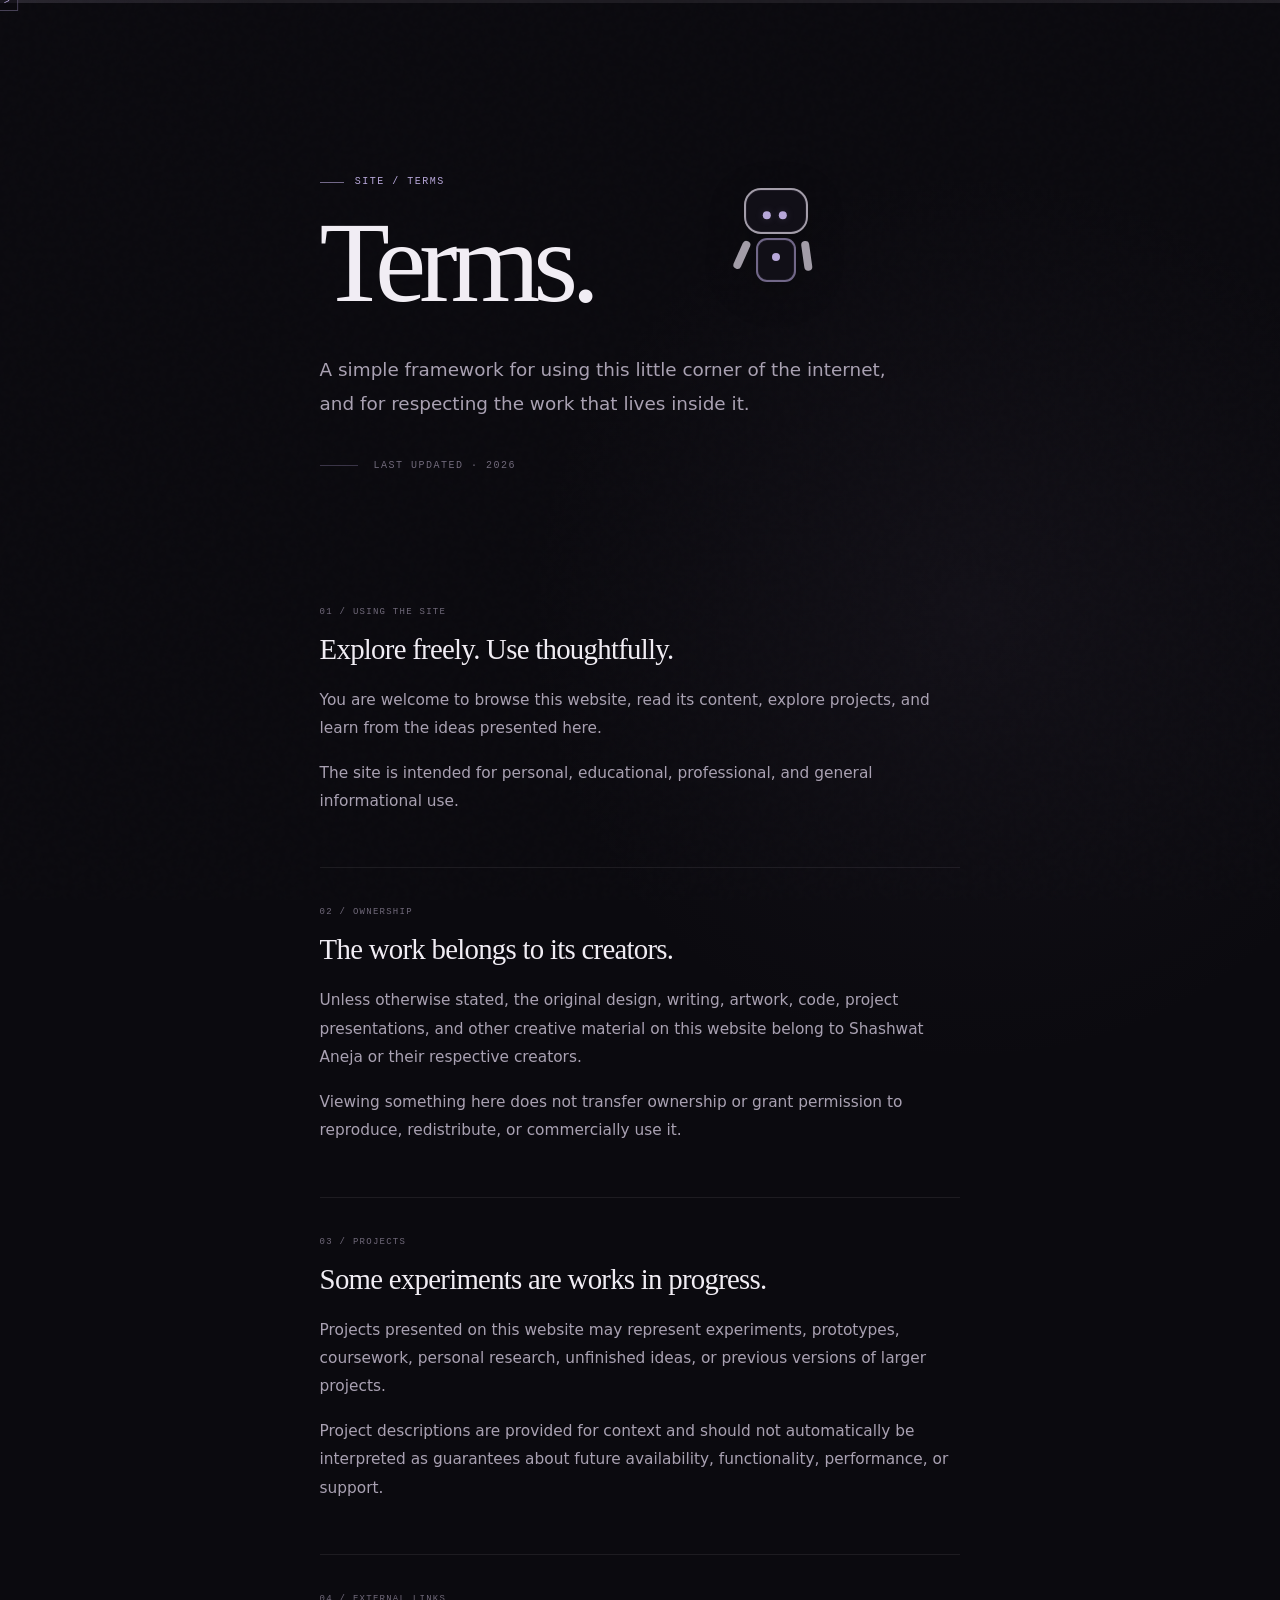
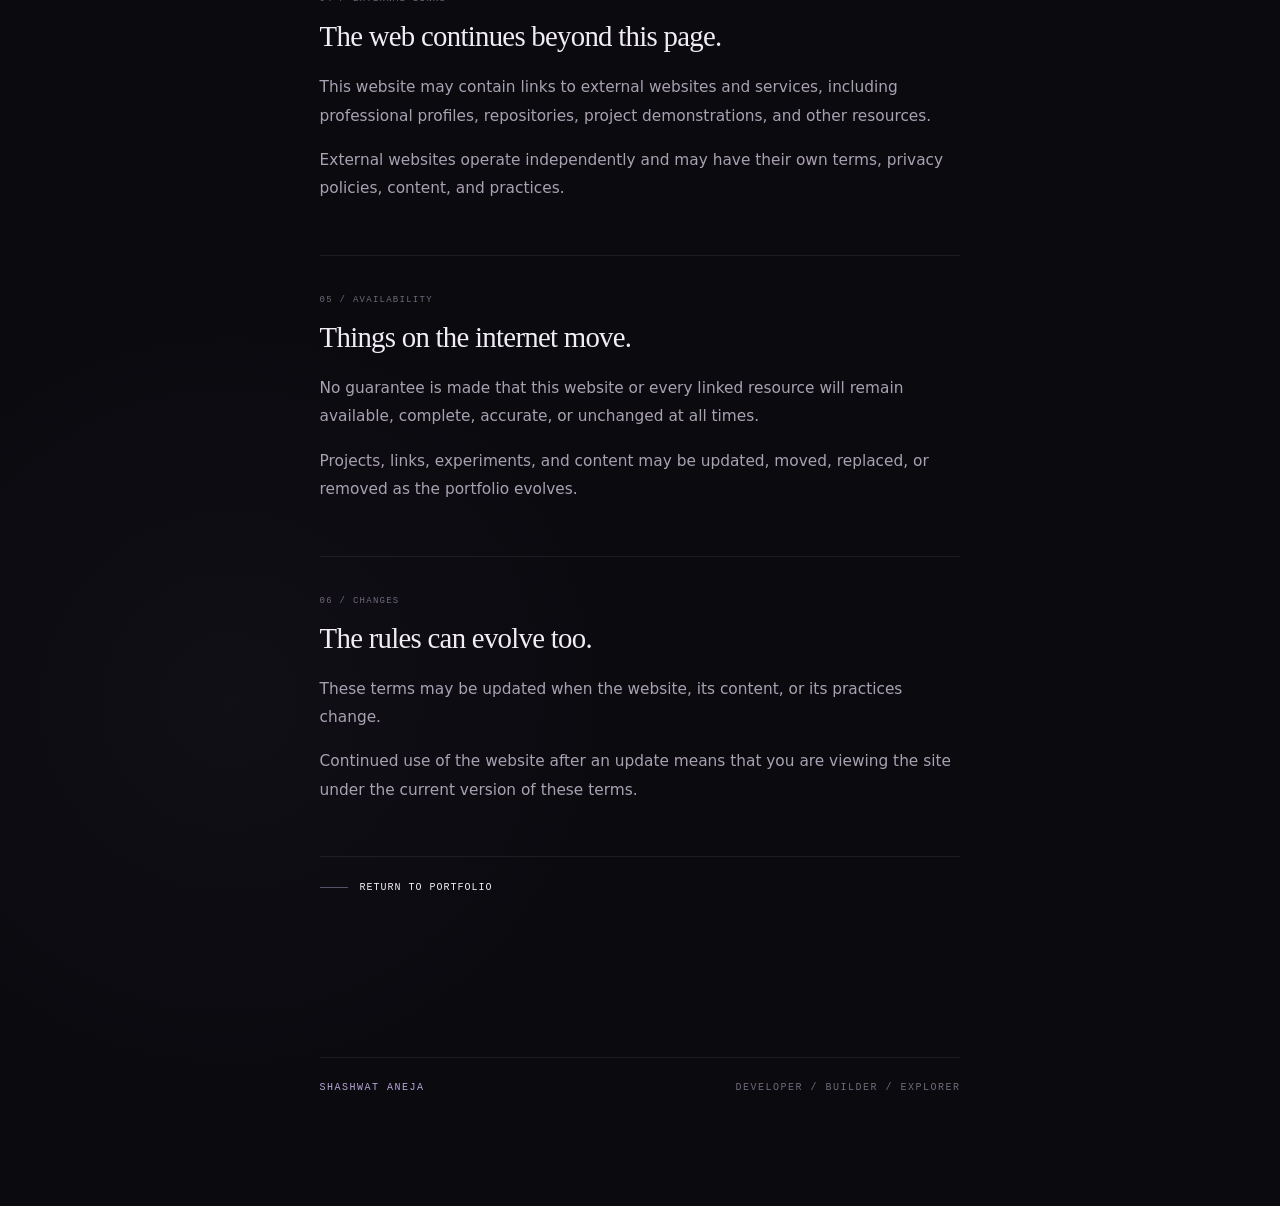
<file: terms.html>
<!doctype html>
<html lang="en">
<head>
<meta charset="utf-8">
<meta name="viewport" content="width=device-width,initial-scale=1">
<meta name="robots" content="index,follow">
<meta name="description" content="Terms of use for Shashwat Aneja's portfolio website.">
<meta name="theme-color" content="#0B0A0F">

<link rel="canonical" href="https://shashwataneja.com/terms.html">

<link rel="icon" href="assets/icons/favicon.svg" type="image/svg+xml">
<link rel="icon" href="assets/icons/favicon-32.png" sizes="32x32" type="image/png">
<link rel="apple-touch-icon" href="assets/icons/apple-touch-icon.png">

<meta property="og:type" content="website">
<meta property="og:title" content="Terms | Shashwat Aneja">
<meta property="og:description" content="Terms of use for Shashwat Aneja's portfolio website.">
<meta property="og:image" content="https://shashwataneja.com/assets/og/shashwat-aneja-portfolio.png">

<meta name="twitter:card" content="summary_large_image">
<meta name="twitter:title" content="Terms | Shashwat Aneja">
<meta name="twitter:description" content="Terms of use for Shashwat Aneja's portfolio website.">
<meta name="twitter:image" content="https://shashwataneja.com/assets/og/shashwat-aneja-portfolio.png">

<title>Terms | Shashwat Aneja</title>

<style>
:root{
  --void:#0B0A0F;
  --charcoal:#1A1823;
  --shadow-lavender:#6B5B7C;
  --lavender:#B7A7D9;
  --fog:#DCCDDC;
  --stone:#E7DFD6;
  --sage:#A7C4B0;
  --ember:#B8846A;
  --text-primary:#F1EDF4;
  --text-secondary:#A9A1B2;
  --text-muted:#70697A;
  --ease:cubic-bezier(.22,.61,.36,1);
}

*{
  box-sizing:border-box;
}

html{
  scroll-behavior:smooth;
  background:var(--void);
}

body{
  margin:0;
  min-height:100svh;
  background:
    radial-gradient(
      circle at 76% 22%,
      rgba(107,91,124,.08),
      transparent 28rem
    ),
    radial-gradient(
      circle at 18% 82%,
      rgba(183,167,217,.035),
      transparent 24rem
    ),
    var(--void);
  color:var(--text-primary);
  font-family:
    Inter,
    ui-sans-serif,
    system-ui,
    -apple-system,
    BlinkMacSystemFont,
    "Segoe UI",
    sans-serif;
  overflow-x:hidden;
}

body::before{
  content:"";
  position:fixed;
  inset:0;
  pointer-events:none;
  z-index:1;
  opacity:.035;
  background-image:url("data:image/svg+xml,%3Csvg viewBox='0 0 180 180' xmlns='http://www.w3.org/2000/svg'%3E%3Cfilter id='n'%3E%3CfeTurbulence type='fractalNoise' baseFrequency='.8' numOctaves='4' stitchTiles='stitch'/%3E%3C/filter%3E%3Crect width='100%25' height='100%25' filter='url(%23n)' opacity='.45'/%3E%3C/svg%3E");
}

::selection{
  background:var(--lavender);
  color:var(--void);
}

a{
  color:inherit;
}

.scroll-codebar{
  position:fixed;
  z-index:100;
  top:0;
  left:0;
  right:0;
  height:3px;
  pointer-events:none;
}

.scroll-codebar__track{
  position:relative;
  height:100%;
  background:rgba(220,205,220,.09);
}

.scroll-codebar__fill{
  position:absolute;
  inset:0 auto 0 0;
  width:calc(var(--scroll-progress,0) * 100%);
  background:var(--lavender);
  transform-origin:left center;
}

.scroll-codebar__code{
  position:absolute;
  top:50%;
  left:calc(var(--scroll-progress,0) * 100%);
  transform:translate(-50%,-50%);
  display:grid;
  place-items:center;
  min-width:30px;
  height:18px;
  padding:0 .35rem;
  color:var(--text-primary);
  background:var(--void);
  border:1px solid rgba(183,167,217,.35);
  font:7px/1 "IBM Plex Mono",ui-monospace,SFMono-Regular,Menlo,monospace;
  letter-spacing:.02em;
  transition:left .12s linear;
}

.scroll-codebar::after{
  content:"";
  position:absolute;
  inset:0;
  background:
    linear-gradient(
      90deg,
      rgba(183,167,217,.12),
      transparent 20%,
      transparent 80%,
      rgba(183,167,217,.05)
    );
  opacity:.65;
}

.page{
  position:relative;
  z-index:2;
  min-height:100svh;
}

.wrap{
  width:min(820px,100%);
  margin:0 auto;
  padding:
    clamp(8rem,15vw,11rem)
    clamp(1.5rem,7vw,7rem)
    7rem;
}

.page-intro{
  position:relative;
  margin-bottom:6rem;
}

.mono{
  font:10px/1.2 "IBM Plex Mono",ui-monospace,SFMono-Regular,Menlo,monospace;
  letter-spacing:.15em;
  text-transform:uppercase;
  color:var(--lavender);
}

.page-index{
  display:flex;
  align-items:center;
  gap:.7rem;
}

.page-index::before{
  content:"";
  display:block;
  width:24px;
  height:1px;
  background:var(--lavender);
  opacity:.6;
}

h1{
  margin:1.5rem 0 2.5rem;
  font:
    400 clamp(4rem,9vw,8rem)/.88
    Georgia,
    "Times New Roman",
    serif;
  letter-spacing:-.06em;
}

.intro-line{
  width:min(570px,100%);
  margin:0;
  color:var(--text-secondary);
  font-size:clamp(1rem,1.7vw,1.15rem);
  line-height:1.8;
}

.page-meta{
  display:flex;
  align-items:center;
  gap:1rem;
  margin-top:2.5rem;
  color:var(--text-muted);
}

.page-meta::before{
  content:"";
  width:38px;
  height:1px;
  background:rgba(183,167,217,.28);
}

.policy{
  position:relative;
}

.policy-section{
  position:relative;
  padding:2.5rem 0 3.25rem;
  border-top:1px solid rgba(220,205,220,.09);
}

.policy-section:first-child{
  border-top:0;
}

.policy-number{
  display:block;
  margin-bottom:1rem;
  font:
    9px/1
    "IBM Plex Mono",
    ui-monospace,
    SFMono-Regular,
    Menlo,
    monospace;
  letter-spacing:.14em;
  color:var(--text-muted);
}

h2{
  margin:0 0 1.25rem;
  color:var(--text-primary);
  font:
    400 clamp(1.35rem,2.5vw,1.8rem)/1.15
    Georgia,
    "Times New Roman",
    serif;
  letter-spacing:-.025em;
}

p,
li{
  max-width:680px;
  color:var(--text-secondary);
  font-size:.96rem;
  line-height:1.85;
}

p{
  margin:0 0 1rem;
}

p:last-child{
  margin-bottom:0;
}

ul{
  margin:1rem 0 0;
  padding-left:1.3rem;
}

li{
  margin:.55rem 0;
}

strong{
  color:var(--text-primary);
  font-weight:500;
}

.back-wrap{
  padding-top:1rem;
}

.back{
  display:inline-flex;
  align-items:center;
  gap:.75rem;
  color:var(--text-primary);
  text-decoration:none;
  font:
    10px/1
    "IBM Plex Mono",
    ui-monospace,
    SFMono-Regular,
    Menlo,
    monospace;
  letter-spacing:.1em;
  text-transform:uppercase;
  transition:
    color .25s ease,
    gap .25s var(--ease);
}

.back::before{
  content:"";
  width:28px;
  height:1px;
  background:rgba(183,167,217,.45);
  transition:
    width .25s var(--ease),
    background .25s ease;
}

.back:hover{
  color:var(--lavender);
  gap:1rem;
}

.back:hover::before{
  width:40px;
  background:var(--lavender);
}

.page-footer{
  display:flex;
  justify-content:space-between;
  align-items:center;
  gap:2rem;
  margin-top:7rem;
  padding-top:1.5rem;
  border-top:1px solid rgba(220,205,220,.09);
  color:var(--text-muted);
}

.page-footer span:last-child{
  color:var(--text-muted);
}


/* ROBOT */

.guide-robot{
  position:fixed;
  left:78vw;
  top:30vh;
  width:112px;
  height:124px;
  z-index:80;
  pointer-events:auto;
  filter:drop-shadow(0 10px 18px rgba(0,0,0,.22));
  transform:
    translate(-50%,-50%)
    scale(var(--robot-scale,1));
  transform-origin:center center;
  user-select:none;
  will-change:left,top,transform;
}

.guide-robot__antenna,
.guide-robot__neck,
.guide-robot__hand,
.guide-robot__leg,
.guide-robot__foot,
.guide-robot__signal,
.guide-robot__label{
  display:none!important;
}

.guide-robot__head{
  position:absolute;
  left:24px;
  top:16px;
  width:64px;
  height:46px;
  border:2px solid rgba(220,213,226,.72);
  border-radius:17px;
  background:rgba(18,16,24,.96);
  clip-path:none;
  box-shadow:inset 0 0 0 1px rgba(183,167,217,.08);
  transition:transform .24s var(--ease);
}

.guide-robot__eye{
  position:absolute;
  top:20px;
  width:8px;
  height:8px;
  border:0;
  border-radius:50%;
  background:var(--lavender);
  box-shadow:0 0 8px rgba(183,167,217,.18);
  transition:
    transform .18s ease,
    opacity .2s ease;
}

.guide-robot__eye:first-child{
  left:18px;
}

.guide-robot__eye:last-child{
  right:18px;
}

.guide-robot__body{
  position:absolute;
  left:36px;
  top:66px;
  width:40px;
  height:44px;
  border:2px solid rgba(183,167,217,.58);
  border-radius:11px;
  background:rgba(18,16,24,.96);
  clip-path:none;
  box-shadow:inset 0 0 0 1px rgba(183,167,217,.06);
}

.guide-robot__panel{
  display:none;
}

.guide-robot__indicator{
  position:absolute;
  left:14px;
  top:13px;
  width:8px;
  height:8px;
  border-radius:50%;
  background:var(--lavender);
  box-shadow:none;
}

.guide-robot__arm{
  position:absolute;
  top:69px;
  width:8px;
  height:30px;
  border:0;
  border-radius:6px;
  background:rgba(220,213,226,.72);
  transform-origin:50% 8%;
  transition:transform .3s var(--ease);
}

.guide-robot__arm--left{
  left:23px;
  transform:rotate(18deg);
}

.guide-robot__arm--right{
  right:23px;
  transform:rotate(-18deg);
}

.guide-robot.is-idle .guide-robot__arm--left{
  transform:rotate(24deg);
}

.guide-robot.is-idle .guide-robot__arm--right{
  transform:rotate(-8deg);
}

.guide-robot.is-rest .guide-robot__arm--left{
  transform:rotate(2deg);
}

.guide-robot.is-rest .guide-robot__arm--right{
  transform:rotate(-2deg);
}

.guide-robot.is-moving .guide-robot__arm--left{
  transform:rotate(-30deg);
}

.guide-robot.is-moving .guide-robot__arm--right{
  transform:rotate(28deg);
}

.guide-robot.is-observing .guide-robot__arm--left{
  transform:rotate(-52deg);
}

.guide-robot.is-observing .guide-robot__arm--right{
  transform:rotate(10deg);
}

.guide-robot.is-celebrate .guide-robot__arm--left{
  transform:rotate(-68deg);
}

.guide-robot.is-celebrate .guide-robot__arm--right{
  transform:rotate(68deg);
}

.guide-robot.is-hovered .guide-robot__head{
  transform:rotate(-4deg) translateY(-2px);
}

.guide-robot.is-hovered .guide-robot__eye{
  transform:scale(1.18);
}

.guide-robot.is-hovered .guide-robot__arm--right{
  animation:robotWaveSimple .65s ease-in-out infinite alternate;
}

.guide-robot.is-celebrate .guide-robot__arm--left{
  animation:farewellWaveSimpleLeft .9s ease-in-out infinite alternate;
}

.guide-robot.is-celebrate .guide-robot__arm--right{
  animation:farewellWaveSimpleRight .9s ease-in-out infinite alternate;
}

.guide-robot.is-celebrate .guide-robot__eye{
  box-shadow:0 0 10px rgba(183,167,217,.55);
}

.guide-robot.is-celebrate .guide-robot__indicator{
  box-shadow:0 0 10px rgba(183,167,217,.55);
}

.guide-robot.is-hovered::after{
  content:"oh, hi ♥️";
  position:absolute;
  left:56px;
  top:-3px;
  transform:translate(-50%,-100%);
  font:
    7px/1
    "IBM Plex Mono",
    ui-monospace,
    SFMono-Regular,
    Menlo,
    monospace;
  letter-spacing:.08em;
  color:var(--lavender);
  white-space:nowrap;
  opacity:.9;
  animation:helloBobSimple 1.4s ease-in-out infinite;
}

.guide-robot.is-celebrate::after{
  content:"thanks for exploring 💖";
  position:absolute;
  left:56px;
  top:5px;
  transform:translate(-50%,-100%);
  font:
    7px/1
    "IBM Plex Mono",
    ui-monospace,
    SFMono-Regular,
    Menlo,
    monospace;
  letter-spacing:.08em;
  color:var(--lavender);
  white-space:nowrap;
  animation:helloBobSimple 1.4s ease-in-out infinite;
}

@keyframes robotWaveSimple{
  from{transform:rotate(18deg)}
  to{transform:rotate(52deg)}
}

@keyframes farewellWaveSimpleLeft{
  from{transform:rotate(-62deg)}
  to{transform:rotate(-78deg)}
}

@keyframes farewellWaveSimpleRight{
  from{transform:rotate(62deg)}
  to{transform:rotate(78deg)}
}

@keyframes helloBobSimple{
  0%,100%{
    opacity:.45;
    transform:translate(-50%,calc(-100% + 2px));
  }
  50%{
    opacity:1;
    transform:translate(-50%,-100%);
  }
}

@media(max-width:700px){

  .wrap{
    padding-top:7rem;
    padding-bottom:5rem;
  }

  .page-intro{
    margin-bottom:4rem;
  }

  .policy-section{
    padding:2rem 0 2.5rem;
  }

  .page-footer{
    align-items:flex-start;
    flex-direction:column;
    gap:.7rem;
    margin-top:5rem;
  }

  .guide-robot{
    --robot-scale:.78;
  }
}

@media(max-width:600px){

  .guide-robot{
    width:88px;
    height:102px;
    --robot-scale:.82;
  }

  .guide-robot__head{
    left:19px;
    top:13px;
    width:50px;
    height:36px;
    border-radius:13px;
  }

  .guide-robot__eye{
    top:15px;
    width:6px;
    height:6px;
  }

  .guide-robot__eye:first-child{
    left:14px;
  }

  .guide-robot__eye:last-child{
    right:14px;
  }

  .guide-robot__body{
    left:28px;
    top:52px;
    width:32px;
    height:36px;
    border-radius:9px;
  }

  .guide-robot__indicator{
    left:11px;
    top:11px;
    width:6px;
    height:6px;
  }

  .guide-robot__arm{
    top:54px;
    width:7px;
    height:24px;
  }

  .guide-robot__arm--left{
    left:18px;
  }

  .guide-robot__arm--right{
    right:18px;
  }

  .scroll-codebar__code{
    min-width:25px;
    height:16px;
    font-size:6px;
  }
}

@media(prefers-reduced-motion:reduce){

  html{
    scroll-behavior:auto;
  }

  .guide-robot.is-hovered .guide-robot__arm--right,
  .guide-robot.is-celebrate .guide-robot__arm--left,
  .guide-robot.is-celebrate .guide-robot__arm--right,
  .guide-robot.is-hovered::after,
  .guide-robot.is-celebrate::after{
    animation:none!important;
  }

  .guide-robot{
    transition:none!important;
  }
}
</style>
</head>

<body>

<div
  class="scroll-codebar"
  data-scroll-codebar
  role="progressbar"
  aria-label="Page progress"
  aria-valuemin="0"
  aria-valuemax="100"
  aria-valuenow="0"
>
  <div class="scroll-codebar__track">
    <span class="scroll-codebar__fill"></span>
    <span class="scroll-codebar__code mono">&lt;/&gt;</span>
  </div>
</div>

<div
  class="guide-robot"
  data-guide-robot
  aria-hidden="true"
  style="left:78vw;top:30vh;"
>
  <div class="guide-robot__antenna"></div>

  <div class="guide-robot__head">
    <span class="guide-robot__eye"></span>
    <span class="guide-robot__eye"></span>
  </div>

  <div class="guide-robot__neck"></div>

  <div class="guide-robot__body">
    <span class="guide-robot__panel"></span>
    <span class="guide-robot__indicator"></span>
  </div>

  <div class="guide-robot__arm guide-robot__arm--left"></div>
  <div class="guide-robot__arm guide-robot__arm--right"></div>

  <div class="guide-robot__hand guide-robot__hand--left"></div>
  <div class="guide-robot__hand guide-robot__hand--right"></div>

  <div class="guide-robot__leg guide-robot__leg--left"></div>
  <div class="guide-robot__leg guide-robot__leg--right"></div>

  <div class="guide-robot__foot guide-robot__foot--left"></div>
  <div class="guide-robot__foot guide-robot__foot--right"></div>

  <div class="guide-robot__signal"></div>

  <span class="guide-robot__label mono" data-guide-label>
    FOLLOWING
  </span>
</div>

<main class="page">

  <div class="wrap">

    <header class="page-intro">

      <div class="page-index mono">
        SITE / TERMS
      </div>

      <h1>Terms.</h1>

      <p class="intro-line">
        A simple framework for using this little corner of the internet,
        and for respecting the work that lives inside it.
      </p>

      <div class="page-meta mono">
        Last updated · 2026
      </div>

    </header>

    <div class="policy">

      <section class="policy-section">

        <span class="policy-number mono">
          01 / USING THE SITE
        </span>

        <h2>Explore freely. Use thoughtfully.</h2>

        <p>
          You are welcome to browse this website, read its content,
          explore projects, and learn from the ideas presented here.
        </p>

        <p>
          The site is intended for personal, educational, professional,
          and general informational use.
        </p>

      </section>

      <section class="policy-section">

        <span class="policy-number mono">
          02 / OWNERSHIP
        </span>

        <h2>The work belongs to its creators.</h2>

        <p>
          Unless otherwise stated, the original design, writing,
          artwork, code, project presentations, and other creative
          material on this website belong to Shashwat Aneja or their
          respective creators.
        </p>

        <p>
          Viewing something here does not transfer ownership or grant
          permission to reproduce, redistribute, or commercially use it.
        </p>

      </section>

      <section class="policy-section">

        <span class="policy-number mono">
          03 / PROJECTS
        </span>

        <h2>Some experiments are works in progress.</h2>

        <p>
          Projects presented on this website may represent experiments,
          prototypes, coursework, personal research, unfinished ideas,
          or previous versions of larger projects.
        </p>

        <p>
          Project descriptions are provided for context and should not
          automatically be interpreted as guarantees about future
          availability, functionality, performance, or support.
        </p>

      </section>

      <section class="policy-section">

        <span class="policy-number mono">
          04 / EXTERNAL LINKS
        </span>

        <h2>The web continues beyond this page.</h2>

        <p>
          This website may contain links to external websites and
          services, including professional profiles, repositories,
          project demonstrations, and other resources.
        </p>

        <p>
          External websites operate independently and may have their
          own terms, privacy policies, content, and practices.
        </p>

      </section>

      <section class="policy-section">

        <span class="policy-number mono">
          05 / AVAILABILITY
        </span>

        <h2>Things on the internet move.</h2>

        <p>
          No guarantee is made that this website or every linked
          resource will remain available, complete, accurate, or
          unchanged at all times.
        </p>

        <p>
          Projects, links, experiments, and content may be updated,
          moved, replaced, or removed as the portfolio evolves.
        </p>

      </section>

      <section class="policy-section">

        <span class="policy-number mono">
          06 / CHANGES
        </span>

        <h2>The rules can evolve too.</h2>

        <p>
          These terms may be updated when the website, its content,
          or its practices change.
        </p>

        <p>
          Continued use of the website after an update means that
          you are viewing the site under the current version of these
          terms.
        </p>

      </section>

      <section class="policy-section back-wrap">

        <a class="back" href="/">
          <span>Return to portfolio</span>
        </a>

      </section>

    </div>

    <footer class="page-footer">

      <span class="mono">
        SHASHWAT ANEJA
      </span>

      <span class="mono">
        DEVELOPER / BUILDER / EXPLORER
      </span>

    </footer>

  </div>

</main>

<script>
(function(){

  "use strict";

  const robot = document.querySelector("[data-guide-robot]");
  const progressBar = document.querySelector("[data-scroll-codebar]");
  const progressFill = document.querySelector(".scroll-codebar__fill");
  const progressCode = document.querySelector(".scroll-codebar__code");

  if(!robot){
    return;
  }

  const reducedMotion = window.matchMedia(
    "(prefers-reduced-motion: reduce)"
  ).matches;

  let viewportWidth = window.innerWidth;
  let viewportHeight = window.innerHeight;

  let targetX = viewportWidth * .78;
  let targetY = viewportHeight * .30;

  let currentX = targetX;
  let currentY = targetY;

  let mouseX = viewportWidth * .5;
  let mouseY = viewportHeight * .5;

  let lastScrollY = window.scrollY;
  let lastScrollTime = performance.now();

  let scrollVelocity = 0;
  let lastState = "";
  let hover = false;
  let animationFrame = 0;

  function clamp(value,min,max){
    return Math.max(min,Math.min(max,value));
  }

  function lerp(a,b,t){
    return a + (b-a) * t;
  }

  function setState(state){

    if(state === lastState){
      return;
    }

    robot.classList.remove(
      "is-idle",
      "is-rest",
      "is-moving",
      "is-observing",
      "is-celebrate"
    );

    robot.classList.add("is-" + state);
    lastState = state;
  }

  function updateProgress(){

    const documentHeight =
      document.documentElement.scrollHeight;

    const maxScroll =
      documentHeight - window.innerHeight;

    const progress =
      maxScroll > 0
        ? clamp(window.scrollY / maxScroll,0,1)
        : 0;

    document.documentElement.style.setProperty(
      "--scroll-progress",
      progress
    );

    if(progressBar){
      progressBar.setAttribute(
        "aria-valuenow",
        Math.round(progress * 100)
      );
    }

    if(progressFill){
      progressFill.style.width =
        (progress * 100) + "%";
    }

    if(progressCode){
      progressCode.style.left =
        (progress * 100) + "%";
    }

    return progress;
  }

  function updateTarget(){

    const progress = updateProgress();

    viewportWidth = window.innerWidth;
    viewportHeight = window.innerHeight;

    const pathX =
      lerp(
        viewportWidth * .78,
        viewportWidth * .20,
        progress
      );

    const pathY =
      viewportHeight *
      (
        .30 +
        Math.sin(progress * Math.PI * 1.35) * .24
      );

    targetX = clamp(
      pathX,
      90,
      viewportWidth - 90
    );

    targetY = clamp(
      pathY,
      90,
      viewportHeight - 90
    );
  }

  function handleScroll(){

    const now = performance.now();
    const currentScrollY = window.scrollY;

    const delta =
      currentScrollY - lastScrollY;

    const elapsed =
      Math.max(16,now - lastScrollTime);

    scrollVelocity =
      delta / elapsed;

    lastScrollY = currentScrollY;
    lastScrollTime = now;

    updateTarget();

    if(Math.abs(scrollVelocity) > .08){
      setState("moving");
    }
  }

  function handlePointerMove(event){

    mouseX = event.clientX;
    mouseY = event.clientY;

    const rect = robot.getBoundingClientRect();

    const centerX =
      rect.left + rect.width / 2;

    const centerY =
      rect.top + rect.height / 2;

    const distance =
      Math.hypot(
        mouseX - centerX,
        mouseY - centerY
      );

    if(distance < 130){

      if(!hover){
        hover = true;
        robot.classList.add("is-hovered");
      }

    }else{

      if(hover){
        hover = false;
        robot.classList.remove("is-hovered");
      }
    }
  }

  function updateEyes(){

    const eyes =
      robot.querySelectorAll(".guide-robot__eye");

    if(!eyes.length){
      return;
    }

    const rect =
      robot.getBoundingClientRect();

    const centerX =
      rect.left + rect.width / 2;

    const centerY =
      rect.top + 40;

    const dx =
      mouseX - centerX;

    const dy =
      mouseY - centerY;

    const distance =
      Math.max(1,Math.hypot(dx,dy));

    const influence =
      clamp(distance / 260,0,1);

    const moveX =
      (dx / distance) * 2.4 * influence;

    const moveY =
      (dy / distance) * 1.5 * influence;

    eyes.forEach(function(eye){

      eye.style.transform =
        "translate(" +
        moveX +
        "px," +
        moveY +
        "px)";
    });
  }

  function render(){

    const time =
      performance.now() * .001;

    const driftX =
      reducedMotion
        ? 0
        : Math.sin(time * .65) * 5;

    const driftY =
      reducedMotion
        ? 0
        : Math.cos(time * .48) * 4;

    const desiredX =
      targetX + driftX;

    const desiredY =
      targetY + driftY;

    const easing =
      reducedMotion ? .2 : .065;

    currentX =
      lerp(currentX,desiredX,easing);

    currentY =
      lerp(currentY,desiredY,easing);

    robot.style.left =
      currentX + "px";

    robot.style.top =
      currentY + "px";

    updateEyes();

    scrollVelocity *= .92;

    if(
      Math.abs(scrollVelocity) < .015 &&
      !hover
    ){

      const progress = updateProgress();

      if(progress > .94){
        setState("celebrate");
      }else if(
        Math.abs(Math.sin(time * .25)) > .86
      ){
        setState("observing");
      }else if(
        Math.abs(Math.sin(time * .17)) > .92
      ){
        setState("rest");
      }else{
        setState("idle");
      }
    }

    animationFrame =
      requestAnimationFrame(render);
  }

  function handleResize(){

    viewportWidth = window.innerWidth;
    viewportHeight = window.innerHeight;

    updateTarget();

    currentX =
      clamp(
        currentX,
        70,
        viewportWidth - 70
      );

    currentY =
      clamp(
        currentY,
        70,
        viewportHeight - 70
      );
  }

  updateProgress();
  updateTarget();

  currentX = targetX;
  currentY = targetY;

  robot.style.left =
    currentX + "px";

  robot.style.top =
    currentY + "px";

  window.addEventListener(
    "scroll",
    handleScroll,
    {passive:true}
  );

  window.addEventListener(
    "resize",
    handleResize,
    {passive:true}
  );

  window.addEventListener(
    "pointermove",
    handlePointerMove,
    {passive:true}
  );

  window.addEventListener(
    "pageshow",
    function(){
      updateProgress();
      updateTarget();
    }
  );

  window.addEventListener(
    "scrollend",
    function(){
      scrollVelocity = 0;
    },
    {passive:true}
  );

  if(reducedMotion){
    robot.classList.add("is-idle");
  }

  animationFrame =
    requestAnimationFrame(render);

  window.addEventListener(
    "pagehide",
    function(){
      cancelAnimationFrame(animationFrame);
    }
  );

})();
</script>

</body>
</html>
</file>
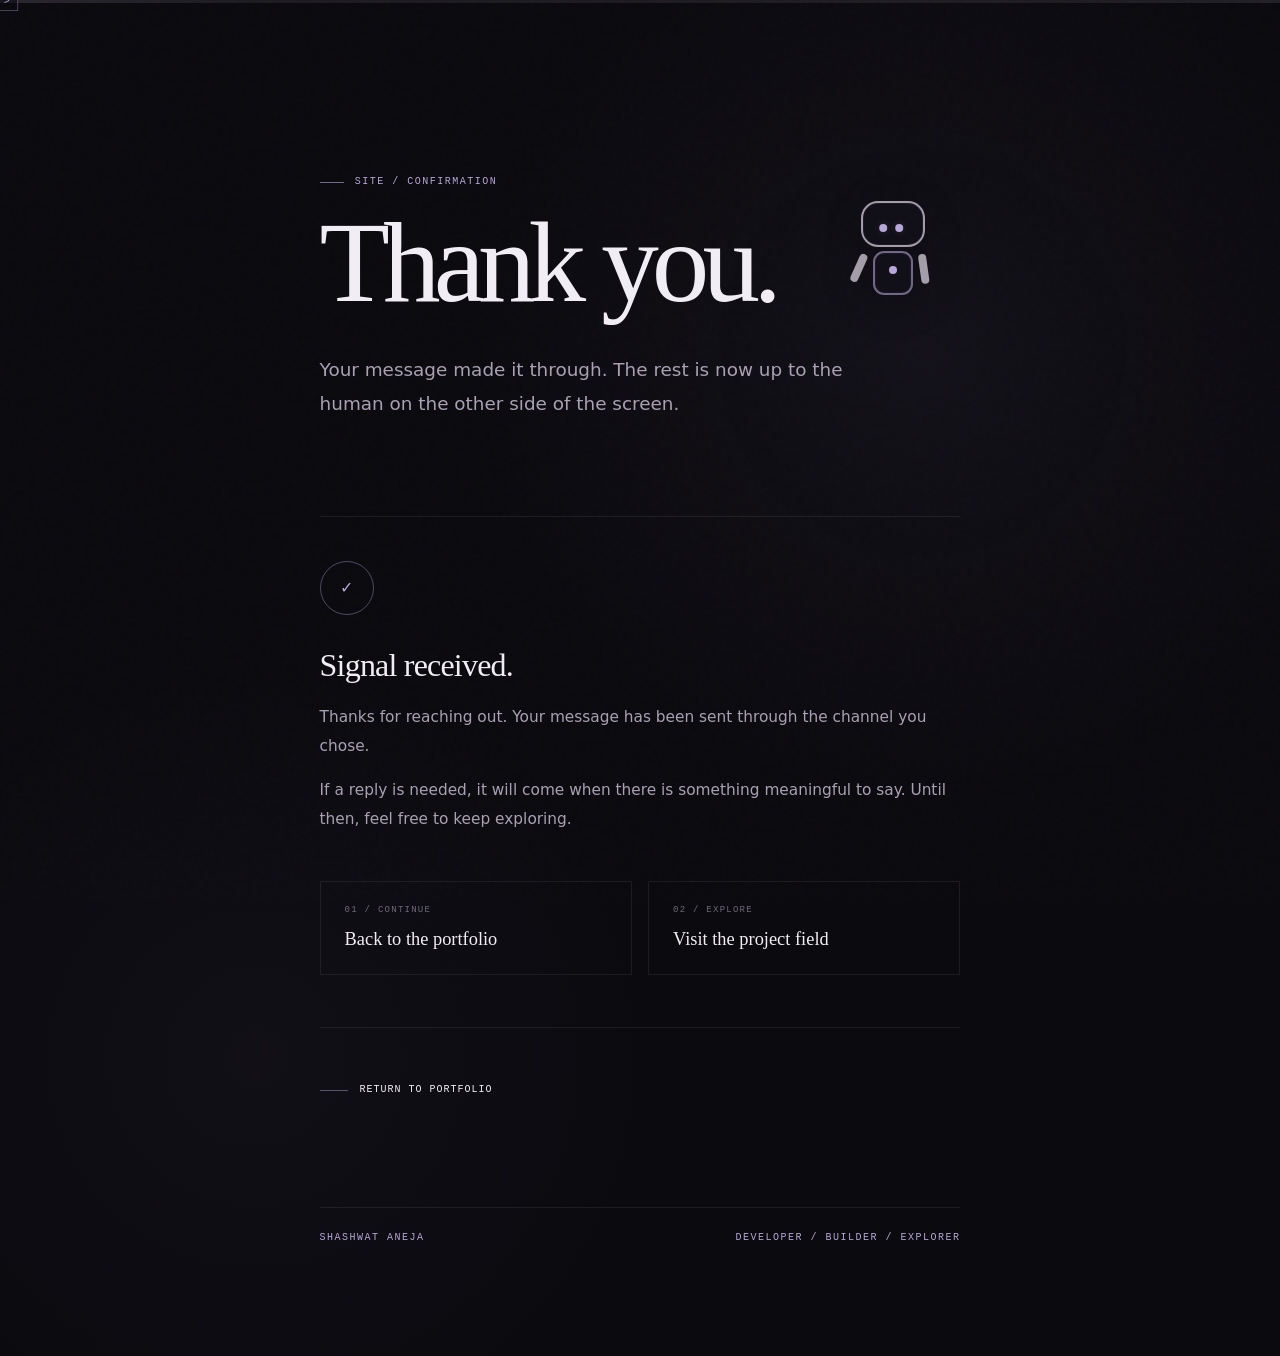
<file: thank-you.html>
<!doctype html>
<html lang="en">
<head>
<meta charset="utf-8">
<meta name="viewport" content="width=device-width,initial-scale=1">
<meta name="robots" content="noindex,nofollow">
<meta name="description" content="Thank you for reaching out to Shashwat Aneja.">
<meta name="theme-color" content="#0B0A0F">

<link rel="canonical" href="https://shashwataneja.com/thank-you.html">

<link rel="icon" href="assets/icons/favicon.svg" type="image/svg+xml">
<link rel="icon" href="assets/icons/favicon-32.png" sizes="32x32" type="image/png">
<link rel="apple-touch-icon" href="assets/icons/apple-touch-icon.png">

<meta property="og:type" content="website">
<meta property="og:title" content="Thank You | Shashwat Aneja">
<meta property="og:description" content="A small confirmation from Shashwat Aneja's portfolio.">
<meta property="og:image" content="https://shashwataneja.com/assets/og/shashwat-aneja-portfolio.png">

<meta name="twitter:card" content="summary_large_image">
<meta name="twitter:title" content="Thank You | Shashwat Aneja">
<meta name="twitter:description" content="A small confirmation from Shashwat Aneja's portfolio.">
<meta name="twitter:image" content="https://shashwataneja.com/assets/og/shashwat-aneja-portfolio.png">

<title>Thank You | Shashwat Aneja</title>

<style>
:root{
  --void:#0B0A0F;
  --charcoal:#1A1823;
  --shadow-lavender:#6B5B7C;
  --lavender:#B7A7D9;
  --fog:#DCCDDC;
  --stone:#E7DFD6;
  --sage:#A7C4B0;
  --ember:#B8846A;
  --text-primary:#F1EDF4;
  --text-secondary:#A9A1B2;
  --text-muted:#70697A;
  --ease:cubic-bezier(.22,.61,.36,1);
}

*{
  box-sizing:border-box;
}

html{
  scroll-behavior:smooth;
  background:var(--void);
}

body{
  margin:0;
  min-height:100svh;
  background:
    radial-gradient(
      circle at 72% 26%,
      rgba(107,91,124,.09),
      transparent 28rem
    ),
    radial-gradient(
      circle at 20% 78%,
      rgba(183,167,217,.035),
      transparent 25rem
    ),
    var(--void);
  color:var(--text-primary);
  font-family:
    Inter,
    ui-sans-serif,
    system-ui,
    -apple-system,
    BlinkMacSystemFont,
    "Segoe UI",
    sans-serif;
  overflow-x:hidden;
}

body::before{
  content:"";
  position:fixed;
  inset:0;
  pointer-events:none;
  z-index:1;
  opacity:.035;
  background-image:url("data:image/svg+xml,%3Csvg viewBox='0 0 180 180' xmlns='http://www.w3.org/2000/svg'%3E%3Cfilter id='n'%3E%3CfeTurbulence type='fractalNoise' baseFrequency='.8' numOctaves='4' stitchTiles='stitch'/%3E%3C/filter%3E%3Crect width='100%25' height='100%25' filter='url(%23n)' opacity='.45'/%3E%3C/svg%3E");
}

::selection{
  background:var(--lavender);
  color:var(--void);
}

a{
  color:inherit;
}

.scroll-codebar{
  position:fixed;
  z-index:100;
  top:0;
  left:0;
  right:0;
  height:3px;
  pointer-events:none;
}

.scroll-codebar__track{
  position:relative;
  height:100%;
  background:rgba(220,205,220,.09);
}

.scroll-codebar__fill{
  position:absolute;
  inset:0 auto 0 0;
  width:calc(var(--scroll-progress,0) * 100%);
  background:var(--lavender);
  transform-origin:left center;
}

.scroll-codebar__code{
  position:absolute;
  top:50%;
  left:calc(var(--scroll-progress,0) * 100%);
  transform:translate(-50%,-50%);
  display:grid;
  place-items:center;
  min-width:30px;
  height:18px;
  padding:0 .35rem;
  color:var(--text-primary);
  background:var(--void);
  border:1px solid rgba(183,167,217,.35);
  font:7px/1 "IBM Plex Mono",ui-monospace,SFMono-Regular,Menlo,monospace;
  letter-spacing:.02em;
  transition:left .12s linear;
}

.scroll-codebar::after{
  content:"";
  position:absolute;
  inset:0;
  background:
    linear-gradient(
      90deg,
      rgba(183,167,217,.12),
      transparent 20%,
      transparent 80%,
      rgba(183,167,217,.05)
    );
  opacity:.65;
}

.page{
  position:relative;
  z-index:2;
  min-height:100svh;
}

.wrap{
  width:min(820px,100%);
  margin:0 auto;
  padding:
    clamp(8rem,15vw,11rem)
    clamp(1.5rem,7vw,7rem)
    7rem;
}

.page-intro{
  margin-bottom:6rem;
}

.page-index{
  display:flex;
  align-items:center;
  gap:.7rem;
}

.mono{
  font:10px/1.2 "IBM Plex Mono",ui-monospace,SFMono-Regular,Menlo,monospace;
  letter-spacing:.15em;
  text-transform:uppercase;
  color:var(--lavender);
}

.page-index::before{
  content:"";
  display:block;
  width:24px;
  height:1px;
  background:var(--lavender);
  opacity:.6;
}

h1{
  margin:1.5rem 0 2.5rem;
  font:
    400 clamp(4rem,9vw,8rem)/.88
    Georgia,
    "Times New Roman",
    serif;
  letter-spacing:-.06em;
}

.intro-line{
  width:min(570px,100%);
  margin:0;
  color:var(--text-secondary);
  font-size:clamp(1rem,1.7vw,1.15rem);
  line-height:1.8;
}

.confirmation{
  position:relative;
  padding:2.75rem 0 3.25rem;
  border-top:1px solid rgba(220,205,220,.09);
  border-bottom:1px solid rgba(220,205,220,.09);
}

.confirmation-mark{
  width:54px;
  height:54px;
  display:grid;
  place-items:center;
  margin-bottom:2rem;
  border:1px solid rgba(183,167,217,.4);
  border-radius:50%;
  color:var(--lavender);
  font:16px/1 Georgia,serif;
}

h2{
  margin:0 0 1.25rem;
  font:
    400 clamp(1.5rem,3vw,2rem)/1.15
    Georgia,
    "Times New Roman",
    serif;
  letter-spacing:-.025em;
}

p{
  max-width:650px;
  margin:0 0 1rem;
  color:var(--text-secondary);
  font-size:.96rem;
  line-height:1.85;
}

.next{
  display:grid;
  grid-template-columns:1fr 1fr;
  gap:1rem;
  margin-top:3rem;
}

.next-item{
  padding:1.5rem;
  border:1px solid rgba(220,205,220,.09);
  text-decoration:none;
  transition:
    border-color .25s ease,
    transform .25s var(--ease);
}

.next-item:hover{
  border-color:rgba(183,167,217,.32);
  transform:translateY(-3px);
}

.next-item span{
  display:block;
}

.next-label{
  margin-bottom:.8rem;
  font:9px/1 "IBM Plex Mono",monospace;
  letter-spacing:.14em;
  color:var(--text-muted);
  text-transform:uppercase;
}

.next-title{
  font:
    400 1.15rem/1.2
    Georgia,
    "Times New Roman",
    serif;
}

.back-wrap{
  padding-top:3rem;
}

.back{
  display:inline-flex;
  align-items:center;
  gap:.75rem;
  color:var(--text-primary);
  text-decoration:none;
  font:
    10px/1
    "IBM Plex Mono",
    ui-monospace,
    SFMono-Regular,
    Menlo,
    monospace;
  letter-spacing:.1em;
  text-transform:uppercase;
  transition:
    color .25s ease,
    gap .25s var(--ease);
}

.back::before{
  content:"";
  width:28px;
  height:1px;
  background:rgba(183,167,217,.45);
  transition:
    width .25s var(--ease),
    background .25s ease;
}

.back:hover{
  color:var(--lavender);
  gap:1rem;
}

.back:hover::before{
  width:40px;
  background:var(--lavender);
}

.page-footer{
  display:flex;
  justify-content:space-between;
  align-items:center;
  gap:2rem;
  margin-top:7rem;
  padding-top:1.5rem;
  border-top:1px solid rgba(220,205,220,.09);
  color:var(--text-muted);
}


/* ROBOT */

.guide-robot{
  position:fixed;
  left:78vw;
  top:30vh;
  width:112px;
  height:124px;
  z-index:80;
  pointer-events:auto;
  filter:drop-shadow(0 10px 18px rgba(0,0,0,.22));
  transform:
    translate(-50%,-50%)
    scale(var(--robot-scale,1));
  transform-origin:center center;
  user-select:none;
  will-change:left,top,transform;
}

.guide-robot__antenna,
.guide-robot__neck,
.guide-robot__hand,
.guide-robot__leg,
.guide-robot__foot,
.guide-robot__signal,
.guide-robot__label{
  display:none!important;
}

.guide-robot__head{
  position:absolute;
  left:24px;
  top:16px;
  width:64px;
  height:46px;
  border:2px solid rgba(220,213,226,.72);
  border-radius:17px;
  background:rgba(18,16,24,.96);
  clip-path:none;
  box-shadow:inset 0 0 0 1px rgba(183,167,217,.08);
  transition:transform .24s var(--ease);
}

.guide-robot__eye{
  position:absolute;
  top:20px;
  width:8px;
  height:8px;
  border:0;
  border-radius:50%;
  background:var(--lavender);
  box-shadow:0 0 8px rgba(183,167,217,.18);
  transition:
    transform .18s ease,
    opacity .2s ease;
}

.guide-robot__eye:first-child{
  left:18px;
}

.guide-robot__eye:last-child{
  right:18px;
}

.guide-robot__body{
  position:absolute;
  left:36px;
  top:66px;
  width:40px;
  height:44px;
  border:2px solid rgba(183,167,217,.58);
  border-radius:11px;
  background:rgba(18,16,24,.96);
  clip-path:none;
  box-shadow:inset 0 0 0 1px rgba(183,167,217,.06);
}

.guide-robot__panel{
  display:none;
}

.guide-robot__indicator{
  position:absolute;
  left:14px;
  top:13px;
  width:8px;
  height:8px;
  border-radius:50%;
  background:var(--lavender);
  box-shadow:none;
}

.guide-robot__arm{
  position:absolute;
  top:69px;
  width:8px;
  height:30px;
  border:0;
  border-radius:6px;
  background:rgba(220,213,226,.72);
  transform-origin:50% 8%;
  transition:transform .3s var(--ease);
}

.guide-robot__arm--left{
  left:23px;
  transform:rotate(18deg);
}

.guide-robot__arm--right{
  right:23px;
  transform:rotate(-18deg);
}

.guide-robot.is-idle .guide-robot__arm--left{
  transform:rotate(24deg);
}

.guide-robot.is-idle .guide-robot__arm--right{
  transform:rotate(-8deg);
}

.guide-robot.is-rest .guide-robot__arm--left{
  transform:rotate(2deg);
}

.guide-robot.is-rest .guide-robot__arm--right{
  transform:rotate(-2deg);
}

.guide-robot.is-moving .guide-robot__arm--left{
  transform:rotate(-30deg);
}

.guide-robot.is-moving .guide-robot__arm--right{
  transform:rotate(28deg);
}

.guide-robot.is-observing .guide-robot__arm--left{
  transform:rotate(-52deg);
}

.guide-robot.is-observing .guide-robot__arm--right{
  transform:rotate(10deg);
}

.guide-robot.is-celebrate .guide-robot__arm--left{
  transform:rotate(-68deg);
}

.guide-robot.is-celebrate .guide-robot__arm--right{
  transform:rotate(68deg);
}

.guide-robot.is-hovered .guide-robot__head{
  transform:rotate(-4deg) translateY(-2px);
}

.guide-robot.is-hovered .guide-robot__eye{
  transform:scale(1.18);
}

.guide-robot.is-hovered .guide-robot__arm--right{
  animation:robotWaveSimple .65s ease-in-out infinite alternate;
}

.guide-robot.is-celebrate .guide-robot__arm--left{
  animation:farewellWaveSimpleLeft .9s ease-in-out infinite alternate;
}

.guide-robot.is-celebrate .guide-robot__arm--right{
  animation:farewellWaveSimpleRight .9s ease-in-out infinite alternate;
}

.guide-robot.is-celebrate .guide-robot__eye{
  box-shadow:0 0 10px rgba(183,167,217,.55);
}

.guide-robot.is-celebrate .guide-robot__indicator{
  box-shadow:0 0 10px rgba(183,167,217,.55);
}

.guide-robot.is-hovered::after{
  content:"oh, hi ♥️";
  position:absolute;
  left:56px;
  top:-3px;
  transform:translate(-50%,-100%);
  font:7px/1 "IBM Plex Mono",monospace;
  letter-spacing:.08em;
  color:var(--lavender);
  white-space:nowrap;
  opacity:.9;
  animation:helloBobSimple 1.4s ease-in-out infinite;
}

.guide-robot.is-celebrate::after{
  content:"thanks for exploring 💖";
  position:absolute;
  left:56px;
  top:5px;
  transform:translate(-50%,-100%);
  font:7px/1 "IBM Plex Mono",monospace;
  letter-spacing:.08em;
  color:var(--lavender);
  white-space:nowrap;
  animation:helloBobSimple 1.4s ease-in-out infinite;
}

@keyframes robotWaveSimple{
  from{transform:rotate(18deg)}
  to{transform:rotate(52deg)}
}

@keyframes farewellWaveSimpleLeft{
  from{transform:rotate(-62deg)}
  to{transform:rotate(-78deg)}
}

@keyframes farewellWaveSimpleRight{
  from{transform:rotate(62deg)}
  to{transform:rotate(78deg)}
}

@keyframes helloBobSimple{
  0%,100%{
    opacity:.45;
    transform:translate(-50%,calc(-100% + 2px));
  }
  50%{
    opacity:1;
    transform:translate(-50%,-100%);
  }
}

@media(max-width:700px){

  .wrap{
    padding-top:7rem;
    padding-bottom:5rem;
  }

  .next{
    grid-template-columns:1fr;
  }

  .page-footer{
    align-items:flex-start;
    flex-direction:column;
    gap:.7rem;
    margin-top:5rem;
  }

  .guide-robot{
    --robot-scale:.78;
  }
}

@media(max-width:600px){

  .guide-robot{
    width:88px;
    height:102px;
    --robot-scale:.82;
  }

  .guide-robot__head{
    left:19px;
    top:13px;
    width:50px;
    height:36px;
    border-radius:13px;
  }

  .guide-robot__eye{
    top:15px;
    width:6px;
    height:6px;
  }

  .guide-robot__eye:first-child{
    left:14px;
  }

  .guide-robot__eye:last-child{
    right:14px;
  }

  .guide-robot__body{
    left:28px;
    top:52px;
    width:32px;
    height:36px;
    border-radius:9px;
  }

  .guide-robot__indicator{
    left:11px;
    top:11px;
    width:6px;
    height:6px;
  }

  .guide-robot__arm{
    top:54px;
    width:7px;
    height:24px;
  }

  .guide-robot__arm--left{
    left:18px;
  }

  .guide-robot__arm--right{
    right:18px;
  }

  .scroll-codebar__code{
    min-width:25px;
    height:16px;
    font-size:6px;
  }
}

@media(prefers-reduced-motion:reduce){

  html{
    scroll-behavior:auto;
  }

  .guide-robot.is-hovered .guide-robot__arm--right,
  .guide-robot.is-celebrate .guide-robot__arm--left,
  .guide-robot.is-celebrate .guide-robot__arm--right,
  .guide-robot.is-hovered::after,
  .guide-robot.is-celebrate::after{
    animation:none!important;
  }

  .guide-robot{
    transition:none!important;
  }
}
</style>
</head>

<body>

<div
  class="scroll-codebar"
  data-scroll-codebar
  role="progressbar"
  aria-label="Page progress"
  aria-valuemin="0"
  aria-valuemax="100"
  aria-valuenow="0"
>
  <div class="scroll-codebar__track">
    <span class="scroll-codebar__fill"></span>
    <span class="scroll-codebar__code mono">&lt;/&gt;</span>
  </div>
</div>

<div
  class="guide-robot"
  data-guide-robot
  aria-hidden="true"
  style="left:78vw;top:30vh;"
>
  <div class="guide-robot__antenna"></div>

  <div class="guide-robot__head">
    <span class="guide-robot__eye"></span>
    <span class="guide-robot__eye"></span>
  </div>

  <div class="guide-robot__neck"></div>

  <div class="guide-robot__body">
    <span class="guide-robot__panel"></span>
    <span class="guide-robot__indicator"></span>
  </div>

  <div class="guide-robot__arm guide-robot__arm--left"></div>
  <div class="guide-robot__arm guide-robot__arm--right"></div>

  <div class="guide-robot__hand guide-robot__hand--left"></div>
  <div class="guide-robot__hand guide-robot__hand--right"></div>

  <div class="guide-robot__leg guide-robot__leg--left"></div>
  <div class="guide-robot__leg guide-robot__leg--right"></div>

  <div class="guide-robot__foot guide-robot__foot--left"></div>
  <div class="guide-robot__foot guide-robot__foot--right"></div>

  <div class="guide-robot__signal"></div>

  <span class="guide-robot__label mono" data-guide-label>
    FOLLOWING
  </span>
</div>

<main class="page">

  <div class="wrap">

    <header class="page-intro">

      <div class="page-index mono">
        SITE / CONFIRMATION
      </div>

      <h1>Thank you.</h1>

      <p class="intro-line">
        Your message made it through. The rest is now up to the
        human on the other side of the screen.
      </p>

    </header>

    <section class="confirmation">

      <div class="confirmation-mark">
        ✓
      </div>

      <h2>Signal received.</h2>

      <p>
        Thanks for reaching out. Your message has been sent through
        the channel you chose.
      </p>

      <p>
        If a reply is needed, it will come when there is something
        meaningful to say. Until then, feel free to keep exploring.
      </p>

      <div class="next">

        <a class="next-item" href="/">

          <span class="next-label">
            01 / Continue
          </span>

          <span class="next-title">
            Back to the portfolio
          </span>

        </a>

        <a class="next-item" href="/projects">

          <span class="next-label">
            02 / Explore
          </span>

          <span class="next-title">
            Visit the project field
          </span>

        </a>

      </div>

    </section>

    <div class="back-wrap">

      <a class="back" href="/">
        <span>Return to portfolio</span>
      </a>

    </div>

    <footer class="page-footer">

      <span class="mono">
        SHASHWAT ANEJA
      </span>

      <span class="mono">
        DEVELOPER / BUILDER / EXPLORER
      </span>

    </footer>

  </div>

</main>

<script>
(function(){

  "use strict";

  const robot = document.querySelector("[data-guide-robot]");
  const progressBar = document.querySelector("[data-scroll-codebar]");
  const progressFill = document.querySelector(".scroll-codebar__fill");
  const progressCode = document.querySelector(".scroll-codebar__code");

  if(!robot){
    return;
  }

  const reducedMotion = window.matchMedia(
    "(prefers-reduced-motion: reduce)"
  ).matches;

  let viewportWidth = window.innerWidth;
  let viewportHeight = window.innerHeight;

  let targetX = viewportWidth * .78;
  let targetY = viewportHeight * .30;

  let currentX = targetX;
  let currentY = targetY;

  let mouseX = viewportWidth * .5;
  let mouseY = viewportHeight * .5;

  let lastScrollY = window.scrollY;
  let lastScrollTime = performance.now();

  let scrollVelocity = 0;
  let lastState = "";
  let hover = false;
  let animationFrame = 0;

  function clamp(value,min,max){
    return Math.max(min,Math.min(max,value));
  }

  function lerp(a,b,t){
    return a + (b-a) * t;
  }

  function setState(state){

    if(state === lastState){
      return;
    }

    robot.classList.remove(
      "is-idle",
      "is-rest",
      "is-moving",
      "is-observing",
      "is-celebrate"
    );

    robot.classList.add("is-" + state);
    lastState = state;
  }

  function updateProgress(){

    const documentHeight =
      document.documentElement.scrollHeight;

    const maxScroll =
      documentHeight - window.innerHeight;

    const progress =
      maxScroll > 0
        ? clamp(window.scrollY / maxScroll,0,1)
        : 0;

    document.documentElement.style.setProperty(
      "--scroll-progress",
      progress
    );

    if(progressBar){
      progressBar.setAttribute(
        "aria-valuenow",
        Math.round(progress * 100)
      );
    }

    if(progressFill){
      progressFill.style.width =
        (progress * 100) + "%";
    }

    if(progressCode){
      progressCode.style.left =
        (progress * 100) + "%";
    }

    return progress;
  }

  function updateTarget(){

    const progress = updateProgress();

    viewportWidth = window.innerWidth;
    viewportHeight = window.innerHeight;

    const pathX =
      lerp(
        viewportWidth * .78,
        viewportWidth * .20,
        progress
      );

    const pathY =
      viewportHeight *
      (
        .30 +
        Math.sin(progress * Math.PI * 1.35) * .24
      );

    targetX = clamp(
      pathX,
      90,
      viewportWidth - 90
    );

    targetY = clamp(
      pathY,
      90,
      viewportHeight - 90
    );
  }

  function handleScroll(){

    const now = performance.now();
    const currentScrollY = window.scrollY;

    const delta =
      currentScrollY - lastScrollY;

    const elapsed =
      Math.max(16,now - lastScrollTime);

    scrollVelocity =
      delta / elapsed;

    lastScrollY = currentScrollY;
    lastScrollTime = now;

    updateTarget();

    if(Math.abs(scrollVelocity) > .08){
      setState("moving");
    }
  }

  function handlePointerMove(event){

    mouseX = event.clientX;
    mouseY = event.clientY;

    const rect = robot.getBoundingClientRect();

    const centerX =
      rect.left + rect.width / 2;

    const centerY =
      rect.top + rect.height / 2;

    const distance =
      Math.hypot(
        mouseX - centerX,
        mouseY - centerY
      );

    if(distance < 130){

      if(!hover){
        hover = true;
        robot.classList.add("is-hovered");
      }

    }else{

      if(hover){
        hover = false;
        robot.classList.remove("is-hovered");
      }
    }
  }

  function updateEyes(){

    const eyes =
      robot.querySelectorAll(".guide-robot__eye");

    if(!eyes.length){
      return;
    }

    const rect =
      robot.getBoundingClientRect();

    const centerX =
      rect.left + rect.width / 2;

    const centerY =
      rect.top + 40;

    const dx =
      mouseX - centerX;

    const dy =
      mouseY - centerY;

    const distance =
      Math.max(1,Math.hypot(dx,dy));

    const influence =
      clamp(distance / 260,0,1);

    const moveX =
      (dx / distance) * 2.4 * influence;

    const moveY =
      (dy / distance) * 1.5 * influence;

    eyes.forEach(function(eye){

      eye.style.transform =
        "translate(" +
        moveX +
        "px," +
        moveY +
        "px)";
    });
  }

  function render(){

    const time =
      performance.now() * .001;

    const driftX =
      reducedMotion
        ? 0
        : Math.sin(time * .65) * 5;

    const driftY =
      reducedMotion
        ? 0
        : Math.cos(time * .48) * 4;

    const desiredX =
      targetX + driftX;

    const desiredY =
      targetY + driftY;

    const easing =
      reducedMotion ? .2 : .065;

    currentX =
      lerp(currentX,desiredX,easing);

    currentY =
      lerp(currentY,desiredY,easing);

    robot.style.left =
      currentX + "px";

    robot.style.top =
      currentY + "px";

    updateEyes();

    scrollVelocity *= .92;

    if(
      Math.abs(scrollVelocity) < .015 &&
      !hover
    ){

      const progress = updateProgress();

      if(progress > .94){
        setState("celebrate");
      }else if(
        Math.abs(Math.sin(time * .25)) > .86
      ){
        setState("observing");
      }else if(
        Math.abs(Math.sin(time * .17)) > .92
      ){
        setState("rest");
      }else{
        setState("idle");
      }
    }

    animationFrame =
      requestAnimationFrame(render);
  }

  function handleResize(){

    viewportWidth = window.innerWidth;
    viewportHeight = window.innerHeight;

    updateTarget();

    currentX =
      clamp(
        currentX,
        70,
        viewportWidth - 70
      );

    currentY =
      clamp(
        currentY,
        70,
        viewportHeight - 70
      );
  }

  updateProgress();
  updateTarget();

  currentX = targetX;
  currentY = targetY;

  robot.style.left =
    currentX + "px";

  robot.style.top =
    currentY + "px";

  window.addEventListener(
    "scroll",
    handleScroll,
    {passive:true}
  );

  window.addEventListener(
    "resize",
    handleResize,
    {passive:true}
  );

  window.addEventListener(
    "pointermove",
    handlePointerMove,
    {passive:true}
  );

  window.addEventListener(
    "pageshow",
    function(){
      updateProgress();
      updateTarget();
    }
  );

  window.addEventListener(
    "scrollend",
    function(){
      scrollVelocity = 0;
    },
    {passive:true}
  );

  if(reducedMotion){
    robot.classList.add("is-idle");
  }

  animationFrame =
    requestAnimationFrame(render);

  window.addEventListener(
    "pagehide",
    function(){
      cancelAnimationFrame(animationFrame);
    }
  );

})();
</script>

</body>
</html>
</file>
<file: css/variables.css>
:root{
  --void:#0B0A0F;--charcoal:#1A1823;--shadow-lavender:#6B5B7C;--lavender:#B7A7D9;--fog:#DCCDDC;--sage:#A7C4B0;--stone:#E7DFD6;--ember:#B8846A;--text-primary:#F1EDF4;--text-secondary:#A9A1B2;--text-muted:#70697A;--border:rgba(183,167,217,.16);--ease:cubic-bezier(.22,1,.36,1)
}
</file>
<file: css/global.css>
body{min-height:100vh;background:var(--void);color:var(--text-primary);font-family:Inter,ui-sans-serif,system-ui,-apple-system,"Segoe UI",sans-serif;overflow-x:hidden;line-height:1.5}.site-environment{position:fixed;inset:0;z-index:0;pointer-events:none;overflow:hidden;background:radial-gradient(circle at 54% 20%,rgba(183,167,217,.045),transparent 34%),radial-gradient(circle at 12% 82%,rgba(167,196,176,.025),transparent 26%),var(--void)}.environment-field{position:absolute;border-radius:50%;filter:blur(1px)}.environment-field--one{width:min(62vw,900px);height:min(62vw,900px);top:-28vw;left:-15vw;background:radial-gradient(circle at 52% 54%,rgba(220,205,220,.075),rgba(183,167,217,.025) 40%,transparent 70%);border:1px solid rgba(220,205,220,.035)}.environment-field--two{width:min(48vw,700px);height:min(48vw,700px);right:-17vw;top:8vh;background:radial-gradient(circle at 38% 38%,rgba(183,167,217,.075),transparent 64%);border:1px solid rgba(183,167,217,.035)}.environment-field--three{width:min(26vw,380px);height:min(26vw,380px);left:-10vw;bottom:5vh;background:radial-gradient(circle at 50% 50%,rgba(167,196,176,.055),transparent 68%)}.environment-vignette{position:absolute;inset:0;background:radial-gradient(ellipse at center,transparent 35%,rgba(11,10,15,.42) 100%)}.grain{position:absolute;inset:-50%;opacity:.032;background-image:url("data:image/svg+xml,%3Csvg xmlns='http://www.w3.org/2000/svg' width='180' height='180' viewBox='0 0 180 180'%3E%3Cfilter id='n'%3E%3CfeTurbulence type='fractalNoise' baseFrequency='.85' numOctaves='4' stitchTiles='stitch'/%3E%3C/filter%3E%3Crect width='100%25' height='100%25' filter='url(%23n)' opacity='.7'/%3E%3C/svg%3E");animation:grain .25s steps(2) infinite}.mono{font-family:"IBM Plex Mono","SFMono-Regular",Consolas,"Liberation Mono",monospace;font-size:.66rem;line-height:1.3;letter-spacing:.14em;text-transform:uppercase}.page-shell,main{position:relative;z-index:1}.section-heading{display:grid;grid-template-columns:minmax(180px,.35fr) 1fr;gap:3rem;padding-bottom:2rem;border-bottom:1px solid var(--border)}.section-heading p{max-width:32rem;color:var(--text-secondary);font-family:Georgia,"Times New Roman",serif;font-size:clamp(1rem,1.35vw,1.2rem)}:focus-visible{outline:1px solid var(--lavender);outline-offset:5px}.skip-link{position:fixed;left:1rem;top:1rem;z-index:100;padding:.7rem 1rem;background:var(--text-primary);color:var(--void);transform:translateY(-160%)}.skip-link:focus{transform:none}@keyframes grain{0%{transform:translate(0,0)}25%{transform:translate(2%,-1%)}50%{transform:translate(-1%,2%)}75%{transform:translate(1%,1%)}100%{transform:translate(-2%,-1%)}}

/* ─────────────────────────────
   CUSTOM SCROLLBAR
   ───────────────────────────── */

html {
  scrollbar-width: thin;
  scrollbar-color: var(--shadow-lavender) var(--void);
}

html::-webkit-scrollbar {
  width: 7px;
}

html::-webkit-scrollbar-track {
  background: var(--void);
}

html::-webkit-scrollbar-thumb {
  background: var(--shadow-lavender);
  border: 1px solid var(--void);
  border-radius: 4px;
}

html::-webkit-scrollbar-thumb:hover {
  background: var(--lavender);
}

/* Launch-ready utility states and legal UI */
.site-loader{position:fixed;inset:0;z-index:200;display:grid;place-items:center;background:var(--void);opacity:1;transition:opacity .45s var(--ease);pointer-events:auto}.site-loader.is-ready{opacity:0;pointer-events:none}.site-loader__text{position:absolute;margin-top:5rem;color:var(--text-muted)}.site-loader__mark{color:var(--lavender)}
.privacy-notice{position:fixed;left:clamp(14px,3vw,34px);right:clamp(14px,3vw,34px);bottom:18px;z-index:95;display:flex;align-items:center;justify-content:space-between;gap:1.5rem;padding:.9rem 1rem;background:rgba(11,10,15,.94);border:1px solid var(--border);box-shadow:0 14px 40px rgba(0,0,0,.24);color:var(--text-secondary);font-size:.78rem;line-height:1.5;backdrop-filter:blur(10px);transition:opacity .35s var(--ease),transform .35s var(--ease)}.privacy-notice strong{color:var(--text-primary);font-weight:500}.privacy-notice button{flex:0 0 auto;border:1px solid rgba(183,167,217,.35);background:transparent;color:var(--text-primary);padding:.55rem .8rem;font:inherit;cursor:pointer}.privacy-notice button:hover,.privacy-notice button:focus-visible{background:rgba(183,167,217,.08)}.privacy-notice.is-dismissed{opacity:0;transform:translateY(20px);pointer-events:none}
.footer-legal{display:flex;gap:1rem}.footer-legal a{color:inherit;text-decoration:none}.footer-legal a:hover{color:var(--text-primary)}
@media(max-width:600px){.privacy-notice{bottom:74px;align-items:flex-start;font-size:.7rem}.footer-legal{gap:.75rem}}
@media(prefers-reduced-motion:reduce){.site-loader,.privacy-notice{transition:none}}
</file>
<file: css/navigation.css>
.site-nav{position:fixed;z-index:20;top:0;left:0;right:0;width:min(1500px,100%);margin:auto;padding:24px clamp(22px,5vw,72px);display:grid;grid-template-columns:1fr auto 1fr;align-items:center;transition:transform .5s var(--ease),background .5s var(--ease)}.site-nav.is-hidden{transform:translateY(-110%)}.wordmark{text-decoration:none;color:var(--text-primary);font:11px/1 "IBM Plex Mono",monospace;letter-spacing:.16em}.wordmark span{color:var(--lavender)}.site-nav nav{display:flex;gap:1.5rem}.site-nav nav a{color:var(--text-secondary);font:10px/1 "IBM Plex Mono",monospace;letter-spacing:.1em;text-transform:uppercase;text-decoration:none}.site-nav nav a:hover{color:var(--lavender)}.nav-status{justify-self:end;color:var(--text-muted);font:9px/1 "IBM Plex Mono",monospace;letter-spacing:.1em;text-transform:uppercase}
</file>
<file: css/hero.css>
.hero{min-height:100svh;display:grid;place-items:center;padding:9rem clamp(22px,7vw,110px) 5rem;position:relative}.hero-inner{width:min(1100px,100%);margin-left:clamp(0px,6vw,90px)}.hero-kicker{color:var(--lavender);margin-bottom:2rem}.hero-title{font-family:Georgia,"Times New Roman",serif;font-size:clamp(4.2rem,10vw,10rem);font-weight:400;line-height:.86;letter-spacing:-.06em;max-width:1100px}.hero-title span{display:block}.hero-title-accent{color:var(--lavender)}.hero-copy{max-width:540px;margin-top:2.5rem;color:var(--text-secondary);font-family:Georgia,"Times New Roman",serif;font-size:clamp(1.05rem,1.45vw,1.3rem);line-height:1.65}.hero-meta{display:flex;gap:2rem;margin-top:4rem;color:var(--text-muted)}.hero-mark{position:absolute;right:5vw;bottom:8vh;color:rgba(183,167,217,.32);font:clamp(5rem,13vw,12rem)/.8 Georgia,serif;letter-spacing:-.08em}

.hero-cta{display:inline-flex;align-items:center;gap:1.25rem;margin-top:2rem;padding:.8rem 0;color:var(--text-primary);text-decoration:none;border-bottom:1px solid rgba(183,167,217,.4);font:500 .76rem/1 "IBM Plex Mono","SFMono-Regular",monospace;letter-spacing:.1em;text-transform:uppercase;transition:gap .3s var(--ease),color .3s var(--ease),border-color .3s var(--ease)}.hero-cta:hover,.hero-cta:focus-visible{gap:1.7rem;color:var(--lavender);border-color:var(--lavender)}
</file>
<file: css/introduction.css>
.introduction{min-height:500vh;position:relative}.intro-track{height:500vh}.intro-stage{position:sticky;top:0;height:100svh;display:grid;place-items:center;padding:6rem clamp(22px,5vw,72px)}.intro-grid{width:min(1400px,100%);display:grid;grid-template-columns:110px minmax(280px,1fr) minmax(300px,.9fr);gap:clamp(2rem,5vw,6rem);align-items:center}.intro-rail{align-self:start;display:flex;flex-direction:column;gap:1rem;color:var(--text-muted)}.intro-index{color:var(--lavender)}.intro-visual{min-height:clamp(360px,54vw,680px);display:grid;place-items:center}.visual-frame{position:relative;width:min(620px,100%);aspect-ratio:1/1;overflow:hidden;border:1px solid rgba(220,205,220,.08);background:radial-gradient(circle at 50% 42%,rgba(183,167,217,.08),transparent 50%),rgba(26,24,35,.18)}.visual-frame::before,.visual-frame::after{content:"";position:absolute;inset:11%;border:1px solid rgba(220,205,220,.06);border-radius:50%}.visual-frame::after{inset:28%;border-color:rgba(183,167,217,.09)}.visual-coordinate{position:absolute;left:1rem;bottom:1rem;color:var(--text-muted)}.visual-image{position:absolute;inset:0;display:grid;place-items:center;opacity:0;transform:scale(1.08);transition:opacity .15s linear,transform .15s linear}.visual-image--one{opacity:1}.placeholder-art{width:58%;aspect-ratio:1;background:radial-gradient(circle at 35% 35%,rgba(220,205,220,.2),rgba(183,167,217,.07) 28%,transparent 60%);border:1px solid rgba(220,205,220,.12);transform:rotate(14deg)}.art-two{border-radius:45%;transform:rotate(-18deg) scale(1.08);background:linear-gradient(135deg,rgba(183,167,217,.15),transparent 55%)}.art-three{clip-path:polygon(50% 0,100% 50%,50% 100%,0 50%);background:rgba(167,196,176,.08)}.art-four{border-radius:50%;box-shadow:0 0 0 1px rgba(183,167,217,.08),inset 0 0 70px rgba(183,167,217,.08)}.art-five{width:70%;height:35%;transform:rotate(-8deg);background:linear-gradient(90deg,transparent,rgba(220,205,220,.13),transparent);border-left:1px solid rgba(183,167,217,.2);border-right:1px solid rgba(183,167,217,.2)}.intro-copy{min-height:320px;display:grid;align-items:center}.intro-scenes{position:relative;width:100%;min-height:320px}.intro-scene{position:absolute;inset:0;opacity:0;transform:translateY(30px);filter:blur(8px)}.intro-scene:first-child{opacity:1;transform:none;filter:none}.scene-label{color:var(--lavender)}.intro-scene h2{margin-top:1rem;max-width:620px;font:400 clamp(2.2rem,4.2vw,4.8rem)/.98 Georgia,"Times New Roman",serif;letter-spacing:-.045em}.intro-scene p{max-width:480px;margin-top:1.5rem;color:var(--text-secondary);font:1rem/1.7 Georgia,"Times New Roman",serif}.intro-progress{position:absolute;left:clamp(22px,5vw,72px);right:clamp(22px,5vw,72px);bottom:2rem;height:1px;background:rgba(220,205,220,.08)}.intro-progress span{display:block;width:20%;height:100%;background:var(--lavender);transform-origin:left center}
</file>
<file: css/work.css>
.work-section,.lab-section,.journey-section,.philosophy-section,.contact-section{width:min(1400px,100%);margin:auto;padding:10rem clamp(22px,5vw,72px)}.work-list{margin-top:3rem}.work-item{position:relative;display:grid;grid-template-columns:minmax(280px,1fr) minmax(280px,.8fr) 40px;gap:clamp(2rem,5vw,5rem);align-items:center;padding:2rem 0;border-bottom:1px solid var(--border);text-decoration:none}.work-media{aspect-ratio:16/10;overflow:hidden;background:var(--charcoal);border:1px solid rgba(220,205,220,.07)}.work-art{width:100%;height:100%;background:radial-gradient(circle at 35% 35%,rgba(220,205,220,.16),transparent 22%),linear-gradient(135deg,rgba(183,167,217,.08),transparent 60%);transform:scale(1.04);transition:transform .7s var(--ease)}.work-art--two{background:radial-gradient(circle at 70% 40%,rgba(167,196,176,.1),transparent 24%),linear-gradient(45deg,rgba(183,167,217,.08),transparent 60%)}.work-art--three{background:radial-gradient(circle at 50% 50%,rgba(184,132,106,.1),transparent 18%),linear-gradient(120deg,rgba(220,205,220,.06),transparent 60%)}.work-item:hover .work-art{transform:scale(1.09)}.work-info .mono{color:var(--lavender)}.work-info h2{margin-top:.75rem;font:400 clamp(2rem,4vw,4rem)/1 Georgia,"Times New Roman",serif;letter-spacing:-.04em}.work-info p{max-width:500px;margin-top:1rem;color:var(--text-secondary);font-family:Georgia,"Times New Roman",serif}.work-arrow{color:var(--lavender);font-size:1.2rem}.journey-section{min-height:100svh}.journey-line{height:1px;background:var(--lavender);transform-origin:left center;margin:7rem 0 4rem;transform:scaleX(.2)}.journey-events{display:grid;grid-template-columns:repeat(4,1fr);gap:2rem}.journey-events article{border-top:1px solid var(--border);padding-top:1rem}.journey-events .mono{color:var(--lavender)}.journey-events strong{display:block;margin-top:2rem;font:400 clamp(1.5rem,2.6vw,2.7rem)/1 Georgia,serif}.journey-events p{margin-top:1rem;color:var(--text-secondary);font-family:Georgia,serif}.philosophy-section{min-height:100svh;display:grid;align-content:center}.philosophy-stack{display:flex;flex-direction:column;margin-top:6rem}.philosophy-stack span{font:400 clamp(4rem,10vw,10rem)/.8 Georgia,serif;letter-spacing:-.065em;color:var(--text-primary)}.philosophy-stack span:nth-child(2n){color:var(--lavender);margin-left:clamp(1rem,8vw,9rem)}.contact-section{min-height:100svh;display:grid;align-content:end}.contact-inner{padding:8rem 0}.contact-inner> .mono{color:var(--lavender)}.contact-inner h2{margin-top:1.5rem;font:400 clamp(3.5rem,8vw,8.5rem)/.88 Georgia,serif;letter-spacing:-.06em}.contact-inner h2 em{color:var(--lavender);font-style:normal}.contact-link{display:inline-block;margin-top:3rem;color:var(--text-primary);font:clamp(1.1rem,1.6vw,1.5rem)/1.2 Georgia,serif;text-decoration:none;border-bottom:1px solid rgba(183,167,217,.3);padding-bottom:.5rem}.contact-link span{color:var(--lavender)}footer{display:flex;justify-content:space-between;gap:1rem;padding:2rem 0;color:var(--text-muted);font:9px/1.4 "IBM Plex Mono",monospace;letter-spacing:.12em;text-transform:uppercase;border-top:1px solid var(--border)}@supports (animation-timeline:view()){.work-item .work-media{animation:workMedia linear both;animation-timeline:view(block);animation-range:entry 10% exit 85%}.work-item .work-info{animation:workInfo linear both;animation-timeline:view(block);animation-range:entry 10% exit 75%}.journey-line{animation:drawLine linear both;animation-timeline:view(block);animation-range:entry 20% exit 70%}.journey-events article{animation:journeyReveal linear both;animation-timeline:view(block);animation-range:entry 0% exit 60%}.philosophy-stack span{animation:philosophyReveal linear both;animation-timeline:view(block);animation-range:entry 0% exit 80%}.contact-inner{animation:contactReveal linear both;animation-timeline:view(block);animation-range:entry 0% exit 55%}}@keyframes workMedia{0%{transform:scale(.94);filter:blur(5px)}45%{transform:scale(1);filter:none}100%{transform:scale(.97);filter:blur(2px)}}@keyframes workInfo{0%{opacity:.35;transform:translateY(25px)}45%{opacity:1;transform:none}100%{opacity:.8;transform:translateY(-10px)}}@keyframes drawLine{to{transform:scaleX(1)}}@keyframes journeyReveal{0%{opacity:.25;transform:translateY(35px)}55%{opacity:1;transform:none}100%{opacity:.75;transform:translateY(-8px)}}@keyframes philosophyReveal{0%{opacity:.15;transform:translateY(70px)}55%{opacity:1;transform:none}100%{opacity:.7;transform:translateY(-15px)}}@keyframes contactReveal{0%{opacity:.2;transform:translateY(70px);filter:blur(7px)}55%{opacity:1;transform:none;filter:none}100%{opacity:.85}}

.work-controls{display:flex;flex-wrap:wrap;gap:.55rem;margin-top:1.5rem}.project-filter{padding:.65rem .85rem;border:1px solid var(--border);color:var(--text-muted);cursor:pointer;font:9px/1 "IBM Plex Mono",monospace;letter-spacing:.12em;text-transform:uppercase;transition:color .25s var(--ease),border-color .25s var(--ease),background .25s var(--ease)}.project-filter:hover,.project-filter:focus-visible,.project-filter.is-active{color:var(--text-primary);border-color:rgba(183,167,217,.42);background:rgba(183,167,217,.05)}.work-dynamic-meta{display:flex;justify-content:space-between;gap:1rem;margin-top:1.25rem;color:var(--text-muted)}.work-year{position:absolute;right:1rem;top:1rem;padding:.4rem .55rem;color:var(--text-primary);background:rgba(11,10,15,.72);border:1px solid rgba(220,205,220,.1)}.work-media{position:relative}.work-art--four{background:radial-gradient(circle at 28% 65%,rgba(167,196,176,.14),transparent 20%),linear-gradient(150deg,rgba(183,167,217,.09),transparent 62%)}.work-art--five{background:radial-gradient(circle at 62% 34%,rgba(183,167,217,.16),transparent 18%),linear-gradient(30deg,rgba(167,196,176,.07),transparent 60%)}.work-art--six{background:radial-gradient(circle at 44% 44%,rgba(184,132,106,.12),transparent 20%),linear-gradient(160deg,rgba(220,205,220,.07),transparent 65%)}

.capabilities-section,.notes-section{width:min(1400px,100%);margin:auto;padding:10rem clamp(22px,5vw,72px)}.capabilities-section{min-height:100svh;display:grid;align-content:center}.capabilities-grid{display:grid;grid-template-columns:repeat(2,1fr);border-top:1px solid var(--border);margin-top:4rem}.capabilities-grid article{min-height:260px;padding:2rem 2rem 2rem 0;border-bottom:1px solid var(--border);border-right:1px solid var(--border)}.capabilities-grid article:nth-child(2n){padding-left:2rem;border-right:0}.capabilities-grid .mono{color:var(--lavender)}.capabilities-grid h2{margin-top:2.5rem;font:400 clamp(2.4rem,5vw,5rem)/.9 Georgia,serif;letter-spacing:-.05em}.capabilities-grid p{max-width:30rem;margin-top:1rem;color:var(--text-secondary);font:1rem/1.65 Georgia,serif}

.notes-section{min-height:80svh}.notes-grid{display:grid;grid-template-columns:repeat(3,1fr);gap:1px;margin-top:4rem;background:var(--border)}.notes-grid article{min-height:300px;padding:2rem;background:rgba(11,10,15,.76)}.notes-grid .mono{color:var(--lavender)}.notes-grid h3{margin-top:5rem;max-width:18rem;font:400 clamp(1.7rem,3vw,3rem)/1 Georgia,serif;letter-spacing:-.04em}.notes-grid p{max-width:24rem;margin-top:1.25rem;color:var(--text-secondary);font:1rem/1.65 Georgia,serif}

.contact-copy{max-width:38rem;margin-top:1.5rem;color:var(--text-secondary);font:1.05rem/1.7 Georgia,serif}.contact-links{display:grid;grid-template-columns:repeat(3,minmax(0,1fr));gap:1px;margin-top:4rem;background:var(--border);max-width:1000px}.contact-card{min-height:150px;padding:1.25rem;display:grid;grid-template-columns:auto 1fr auto;gap:1rem;align-items:end;background:rgba(11,10,15,.8);text-decoration:none;transition:background .35s var(--ease),transform .35s var(--ease)}.contact-card:hover,.contact-card:focus-visible{background:rgba(183,167,217,.055);transform:translateY(-4px)}.contact-card__icon{align-self:start;color:var(--lavender);font-size:.8rem}.contact-card__body{display:flex;flex-direction:column;gap:.55rem}.contact-card__body strong{font:400 1.35rem/1 Georgia,serif}.contact-card__body small{color:var(--text-muted)}.contact-card__arrow{color:var(--lavender)}

.scroll-codebar{position:fixed;z-index:30;top:0;left:0;right:0;height:3px;pointer-events:none}.scroll-codebar__track{position:relative;height:100%;background:rgba(220,205,220,.09)}.scroll-codebar__fill{position:absolute;inset:0 auto 0 0;width:calc(var(--scroll-progress,0) * 100%);background:var(--lavender);transform-origin:left center}.scroll-codebar__code{position:absolute;top:50%;left:calc(var(--scroll-progress,0) * 100%);transform:translate(-50%,-50%);display:grid;place-items:center;min-width:30px;height:18px;padding:0 .35rem;color:var(--text-primary);background:var(--void);border:1px solid rgba(183,167,217,.35);font-size:7px;letter-spacing:.02em;transition:left .12s linear}.scroll-codebar::after{content:"";position:absolute;inset:0;background:linear-gradient(90deg,rgba(183,167,217,.12),transparent 20%,transparent 80%,rgba(183,167,217,.05));opacity:.65}
@supports (animation-timeline:view()){
  .capabilities-grid article{animation:sectionReveal linear both;animation-timeline:view(block);animation-range:entry 5% exit 45%}
  .notes-grid article{animation:sectionReveal linear both;animation-timeline:view(block);animation-range:entry 0% exit 55%}
  @keyframes sectionReveal{0%{opacity:.2;transform:translateY(35px)}55%{opacity:1;transform:none}100%{opacity:.82;transform:translateY(-8px)}}
}

/* PROJECT FIELD / EXPERIENCE CENTER */
.work-heading{align-items:end}.work-counter{display:flex;gap:1.25rem;color:var(--text-muted);white-space:nowrap}.work-counter span:last-child{color:var(--lavender)}
.work-controls{gap:.45rem;max-width:1000px}.project-filter{position:relative}.project-filter sup{margin-left:.45rem;color:var(--lavender);font-size:7px;vertical-align:top}
.project-catalogue{margin-top:2rem;border-top:1px solid var(--border)}
.project-row{position:relative;display:grid;grid-template-columns:44px 58px minmax(0,1fr) minmax(220px,.38fr);gap:1.5rem;align-items:center;padding:1.35rem 0;border-bottom:1px solid var(--border);text-decoration:none;transition:padding .45s var(--ease),background .45s var(--ease)}
.project-row::before{content:"";position:absolute;inset:0 -1rem;background:rgba(183,167,217,.025);transform:scaleY(0);transform-origin:center;transition:transform .45s var(--ease)}
.project-row:hover,.project-row:focus-visible{padding-left:1rem;padding-right:1rem}.project-row:hover::before,.project-row:focus-visible::before{transform:scaleY(1)}
.project-row>*{position:relative;z-index:1}.project-row__index{color:var(--text-muted)}.project-row__icon{width:44px;height:44px;border:1px solid rgba(183,167,217,.22);display:grid;place-items:center;color:var(--lavender);font:14px/1 "IBM Plex Mono",monospace}.project-icon{font:inherit}.project-row__main>span{color:var(--lavender)}.project-row__main h3{margin-top:.42rem;font:400 clamp(1.5rem,2.5vw,2.35rem)/1 Georgia,serif;letter-spacing:-.035em}.project-row__main p{max-width:650px;margin-top:.45rem;color:var(--text-secondary);font:14px/1.55 Georgia,serif}.project-row__meta{display:flex;flex-direction:column;gap:1.2rem;align-items:flex-end;text-align:right}.project-row__meta span{color:var(--text-muted);line-height:1.5}.project-row__meta strong{font:10px/1 "IBM Plex Mono",monospace;letter-spacing:.12em;color:var(--text-primary)}
.project-next{margin-top:8rem}.project-next__head{display:flex;justify-content:space-between;align-items:end;gap:2rem;border-bottom:1px solid var(--border);padding-bottom:1rem}.project-next__head span{color:var(--lavender)}.project-next__head p{color:var(--text-muted);font:13px/1.4 Georgia,serif}.project-strip{display:flex;gap:1px;margin-top:1px;background:var(--border);height:850px;overflow:hidden}.project-preview{position:relative;flex:1 1 0;min-width:0;background:rgba(11,10,15,.86);padding:1.5rem;overflow:hidden;transition:flex .65s var(--ease),background .45s var(--ease);display:flex;flex-direction:column;justify-content:space-between}.project-strip.has-hover .project-preview:not(.is-expanded){flex:.55}.project-preview.is-expanded{flex:2.35;background:rgba(183,167,217,.045)}.project-preview__icon{font:10px/1 "IBM Plex Mono",monospace;color:var(--lavender);width:42px;height:42px;border:1px solid rgba(183,167,217,.25);display:grid;place-items:center}.project-preview__body{min-width:240px}.project-preview__body>span{color:var(--lavender)}.project-preview h3{margin-top:1rem;font:400 clamp(1.6rem,3vw,3.2rem)/.95 Georgia,serif;letter-spacing:-.045em;white-space:nowrap}.project-preview p{max-width:390px;margin-top:1rem;color:var(--text-secondary);font:14px/1.55 Georgia,serif;opacity:.75;transition:opacity .35s}.project-preview:not(.is-expanded) p{opacity:.45}.project-preview dl{display:flex;gap:2rem;margin-top:1.5rem}.project-preview dt,.project-preview dd{font:8px/1.3 "IBM Plex Mono",monospace;letter-spacing:.1em}.project-preview dt{color:var(--text-muted)}.project-preview dd{margin-top:.35rem;color:var(--text-primary)}
.scroll-codebar{top:10px;height:14px;z-index:60}.scroll-codebar__track{height:2px;margin-top:6px}.scroll-codebar__code{top:6px;height:22px;min-width:34px;box-shadow:0 0 0 5px var(--void)}

.lab-experience{min-height:auto;padding-top:12rem}.lab-entry{min-height:95svh;display:flex;flex-direction:column;justify-content:center}.lab-console{margin-top:8rem;border-top:1px solid var(--border);border-bottom:1px solid var(--border);padding:1rem 0 0}.lab-console__rail{display:flex;justify-content:space-between;color:var(--lavender);padding:.5rem 0 1rem}.lab-experiment{display:grid;grid-template-columns:1.15fr .85fr;min-height:560px;border-top:1px solid var(--border)}.lab-experiment__visual{position:relative;overflow:hidden;border-right:1px solid var(--border);background:radial-gradient(circle at 50% 50%,rgba(183,167,217,.08),transparent 42%)}.lab-bars{position:absolute;inset:12% 9% 14%;display:flex;align-items:end;justify-content:center;gap:1.1%;}.lab-bars i{display:block;width:5%;height:var(--h);background:linear-gradient(to top,rgba(183,167,217,.18),rgba(183,167,217,.7));transform-origin:bottom;transition:height .6s var(--ease),transform .6s var(--ease)}.lab-experiment__visual[data-action="touch"] .lab-bars i:nth-child(3n){transform:translateY(-25px)}.lab-experiment__visual[data-action="understand"] .lab-bars i{height:calc(var(--h) * .72);}.lab-node-map{position:absolute;inset:14%;opacity:0;transition:opacity .5s}.lab-node-map.is-visible{opacity:1}.lab-node-map::before{content:"";position:absolute;inset:15%;background:repeating-linear-gradient(28deg,transparent 0 58px,rgba(183,167,217,.12) 59px 60px)}.lab-node-map span{position:absolute;width:18px;height:18px;border:1px solid var(--lavender);border-radius:50%;left:var(--x);top:var(--y);background:var(--void);box-shadow:0 0 0 6px rgba(183,167,217,.03)}.lab-node-map span:nth-child(1){--x:12%;--y:18%}.lab-node-map span:nth-child(2){--x:64%;--y:22%}.lab-node-map span:nth-child(3){--x:38%;--y:54%}.lab-node-map span:nth-child(4){--x:76%;--y:70%}.lab-node-map span:nth-child(5){--x:16%;--y:76%}.lab-experiment__copy{padding:clamp(2rem,5vw,5rem);display:flex;flex-direction:column;justify-content:center}.lab-experiment__copy>span{color:var(--lavender)}.lab-experiment__copy h3{margin-top:1rem;font:400 clamp(2.8rem,5.4vw,6rem)/.9 Georgia,serif;letter-spacing:-.055em}.lab-experiment__copy>p{max-width:34rem;margin-top:1.5rem;color:var(--text-secondary);font:16px/1.65 Georgia,serif}.lab-actions{display:flex;gap:.5rem;margin-top:2rem}.lab-actions button{padding:.7rem .85rem;border:1px solid var(--border);background:transparent;color:var(--text-muted);font:9px/1 "IBM Plex Mono",monospace;text-transform:uppercase;letter-spacing:.12em;cursor:pointer}.lab-actions button:hover,.lab-actions button.is-active{color:var(--text-primary);border-color:rgba(183,167,217,.45);background:rgba(183,167,217,.05)}.lab-insight{margin-top:3rem!important;color:var(--text-muted)!important}.lab-tabs{display:grid;grid-template-columns:repeat(4,1fr);border-top:1px solid var(--border)}.lab-tabs button{padding:1rem;text-align:left;border:0;border-right:1px solid var(--border);background:transparent;color:var(--text-muted);font:9px/1 "IBM Plex Mono",monospace;letter-spacing:.1em;cursor:pointer}.lab-tabs button:last-child{border-right:0}.lab-tabs button.is-active,.lab-tabs button:hover{color:var(--text-primary);background:rgba(183,167,217,.035)}
.custom-cursor{position:fixed;left:0;top:0;z-index:100;pointer-events:none;transform:translate3d(calc(var(--x, -100px) - 8px),calc(var(--y, -100px) - 8px),0);width:16px;height:16px;border:1px solid rgba(183,167,217,.7);display:grid;place-items:center;transition:width .2s var(--ease),height .2s var(--ease),border-color .2s var(--ease)}.custom-cursor::before,.custom-cursor::after{content:"";position:absolute;background:var(--lavender)}.custom-cursor::before{width:1px;height:26px}.custom-cursor::after{height:1px;width:26px}.custom-cursor span{width:3px;height:3px;border-radius:50%;background:var(--lavender)}.custom-cursor small{position:absolute;left:22px;top:1px;opacity:0;color:var(--lavender);font-size:7px;white-space:nowrap;transition:opacity .2s}.custom-cursor.is-active{width:22px;height:22px;border-color:var(--text-primary)}.custom-cursor.is-active small{opacity:1}
.guide-robot{position:fixed;right:clamp(16px,3vw,40px);top:0;z-index:45;width:48px;height:48px;pointer-events:none;transition:filter .4s}.guide-robot__core{position:absolute;inset:10px;border:1px solid rgba(183,167,217,.55);background:rgba(11,10,15,.78);display:grid;grid-template-columns:1fr 1fr;gap:4px;padding:8px}.guide-robot__core span{border:1px solid rgba(183,167,217,.45)}.guide-robot__antenna{position:absolute;width:1px;height:9px;background:var(--lavender);left:50%;top:0}.guide-robot__signal{position:absolute;inset:3px;border:1px solid rgba(183,167,217,.12);transform:rotate(45deg);transition:transform .6s var(--ease)}.guide-robot__label{position:absolute;right:54px;top:17px;color:var(--text-muted);font-size:7px;white-space:nowrap;opacity:.7}.guide-robot.is-lab .guide-robot__signal{transform:rotate(135deg) scale(1.25);border-color:rgba(183,167,217,.35)}
@media (prefers-reduced-motion:reduce){.project-preview,.project-row,.lab-bars i,.custom-cursor,.guide-robot{transition:none!important}.guide-robot{transform:none!important}.custom-cursor{display:none}}

/* V6 guide robot: full-body floating explorer */
.guide-robot{position:fixed;left:50%;right:auto;top:0;z-index:65;width:76px;height:104px;pointer-events:none;will-change:transform;transform-origin:50% 50%;filter:drop-shadow(0 12px 24px rgba(0,0,0,.28))}.guide-robot__core{position:absolute;left:14px;top:25px;width:48px;height:45px;inset:auto;border:1px solid rgba(183,167,217,.62);background:rgba(11,10,15,.9);display:block;padding:0;clip-path:polygon(12% 0,88% 0,100% 16%,100% 84%,88% 100%,12% 100%,0 84%,0 16%)}.guide-robot__core:before{content:"";position:absolute;left:10px;right:10px;top:9px;height:13px;border:1px solid rgba(183,167,217,.55);background:rgba(183,167,217,.035)}.guide-robot__core:after{content:"";position:absolute;left:18px;top:13px;width:6px;height:6px;border:1px solid var(--lavender);box-shadow:12px 0 0 -1px var(--lavender)}.guide-robot__core span{position:absolute;width:8px;height:8px;border:1px solid rgba(183,167,217,.45);bottom:8px}.guide-robot__core span:first-child{left:10px}.guide-robot__core span:last-child{right:10px}.guide-robot__antenna{position:absolute;width:1px;height:18px;background:var(--lavender);left:50%;top:7px}.guide-robot__antenna:after{content:"";position:absolute;width:6px;height:6px;border:1px solid var(--lavender);border-radius:50%;left:-3px;top:-5px;background:var(--void)}.guide-robot__signal{position:absolute;left:30px;top:19px;width:16px;height:16px;border:1px solid rgba(183,167,217,.18);transform:rotate(45deg);transition:transform .6s var(--ease),border-color .6s}.guide-robot__label{position:absolute;left:50%;right:auto;top:77px;transform:translateX(-50%);color:var(--text-muted);font-size:7px;white-space:nowrap;opacity:.75}.guide-robot:before,.guide-robot:after{content:"";position:absolute;top:70px;width:12px;height:25px;border-left:1px solid rgba(183,167,217,.55);border-bottom:1px solid rgba(183,167,217,.55)}.guide-robot:before{left:17px;transform:skewY(12deg)}.guide-robot:after{right:17px;transform:scaleX(-1) skewY(12deg)}.guide-robot.is-lab .guide-robot__signal{transform:rotate(135deg) scale(1.25);border-color:rgba(183,167,217,.42)}

/* Keep the scroll marker offset while preserving a live progress track. */
.scroll-codebar{top:10px;height:14px;z-index:70}.scroll-codebar__track{height:2px;margin-top:6px}.scroll-codebar__fill{height:100%;width:calc(var(--scroll-progress,0) * 100%)}.scroll-codebar__code{top:6px;height:22px;min-width:34px;box-shadow:0 0 0 5px var(--void)}

@media(max-width:600px){.guide-robot{left:auto;right:16px;width:60px;height:88px;transform-origin:50% 50%}.guide-robot__core{left:10px;top:22px;width:40px;height:38px}.guide-robot:before,.guide-robot:after{top:61px}.guide-robot__label{display:none}}
@media (prefers-reduced-motion:reduce){.guide-robot{transition:none!important}}

/* V7 guide robot: articulated full-body explorer roaming in a 2D viewport plane. */
.guide-robot{position:fixed;left:0;top:0;width:104px;height:136px;z-index:65;pointer-events:none;will-change:transform;transform:translate3d(calc(var(--rx,78vw) - 52px),calc(var(--ry,32vh) - 68px),0);filter:drop-shadow(0 14px 26px rgba(0,0,0,.3));}
.guide-robot__head,.guide-robot__body,.guide-robot__arm,.guide-robot__hand,.guide-robot__leg,.guide-robot__foot,.guide-robot__neck{position:absolute;border:1px solid rgba(183,167,217,.72);background:rgba(11,10,15,.94);box-sizing:border-box}
.guide-robot__head{left:29px;top:18px;width:46px;height:35px;clip-path:polygon(12% 0,88% 0,100% 18%,100% 82%,88% 100%,12% 100%,0 82%,0 18%)}
.guide-robot__eye{position:absolute;top:12px;width:7px;height:7px;border:1px solid var(--lavender);background:rgba(183,167,217,.12)}
.guide-robot__eye:first-child{left:12px}.guide-robot__eye:last-child{right:12px}
.guide-robot__neck{left:48px;top:52px;width:9px;height:8px;border-top:0}
.guide-robot__body{left:23px;top:59px;width:58px;height:46px;clip-path:polygon(10% 0,90% 0,100% 12%,100% 88%,90% 100%,10% 100%,0 88%,0 12%)}
.guide-robot__panel{position:absolute;left:12px;right:12px;top:10px;height:15px;border:1px solid rgba(183,167,217,.42)}
.guide-robot__indicator{position:absolute;left:27px;top:15px;width:4px;height:4px;background:var(--lavender);box-shadow:10px 0 0 rgba(183,167,217,.55)}
.guide-robot__arm{top:65px;width:9px;height:34px;border-radius:5px}
.guide-robot__arm--left{left:12px;transform:rotate(12deg)}.guide-robot__arm--right{right:12px;transform:rotate(-12deg)}
.guide-robot__hand{top:96px;width:9px;height:9px;border-radius:50%}.guide-robot__hand--left{left:10px}.guide-robot__hand--right{right:10px}
.guide-robot__leg{top:104px;width:10px;height:23px;border-radius:0 0 5px 5px}.guide-robot__leg--left{left:33px}.guide-robot__leg--right{right:33px}
.guide-robot__foot{top:123px;width:18px;height:6px;border-radius:4px}.guide-robot__foot--left{left:27px}.guide-robot__foot--right{right:27px}
.guide-robot__antenna{position:absolute;left:51px;top:4px;width:1px;height:14px;background:var(--lavender)}
.guide-robot__antenna:after{content:"";position:absolute;left:-3px;top:-5px;width:6px;height:6px;border:1px solid var(--lavender);border-radius:50%;background:var(--void)}
.guide-robot__signal{position:absolute;left:42px;top:38px;width:20px;height:20px;border:1px solid rgba(183,167,217,.16);transform:rotate(45deg);transition:transform .6s var(--ease),border-color .6s}
.guide-robot__label{position:absolute;left:52px;top:137px;transform:translateX(-50%);color:var(--text-muted);font-size:7px;white-space:nowrap;opacity:.8}
.guide-robot.is-lab .guide-robot__signal{transform:rotate(135deg) scale(1.3);border-color:rgba(183,167,217,.45)}
@media(max-width:600px){.guide-robot{width:82px;height:112px;transform:translate3d(calc(var(--rx,82vw) - 41px),calc(var(--ry,35vh) - 56px),0)}.guide-robot__head{left:23px;top:14px;width:36px;height:29px}.guide-robot__body{left:18px;top:50px;width:46px;height:39px}.guide-robot__neck{left:38px;top:43px}.guide-robot__eye{top:9px;width:5px;height:5px}.guide-robot__eye:first-child{left:9px}.guide-robot__eye:last-child{right:9px}.guide-robot__arm{top:55px;height:28px}.guide-robot__arm--left{left:9px}.guide-robot__arm--right{right:9px}.guide-robot__hand{top:81px}.guide-robot__hand--left{left:7px}.guide-robot__hand--right{right:7px}.guide-robot__leg{top:89px;height:19px}.guide-robot__leg--left{left:25px}.guide-robot__leg--right{right:25px}.guide-robot__foot{top:105px}.guide-robot__foot--left{left:20px}.guide-robot__foot--right{right:20px}.guide-robot__antenna{left:40px}.guide-robot__signal{left:31px;top:31px}.guide-robot__label{display:none}}
@media(prefers-reduced-motion:reduce){.guide-robot{transform:translate3d(calc(var(--rx,78vw) - 52px),calc(var(--ry,32vh) - 68px),0);transition:none!important}}
\n\n/* V8 robot sizing + readable physical states */\n.guide-robot{\n  --robot-scale:clamp(.58,8vw,.88);\n  width:104px;\n  height:136px;\n  transform:translate3d(calc(var(--rx,78vw) - 52px),calc(var(--ry,32vh) - 68px),0) scale(var(--robot-scale));\n  transform-origin:50% 50%;\n  transition:filter .45s var(--ease),opacity .35s var(--ease);\n}\n.guide-robot.is-idle{animation:robotIdle 3.8s ease-in-out infinite}\n.guide-robot.is-rest{animation:robotRest 2.8s ease-in-out infinite}\n.guide-robot.is-moving{animation:robotMove .9s ease-in-out infinite}\n.guide-robot.is-observing{animation:robotObserve 2.2s ease-in-out infinite}\n.guide-robot.is-moving .guide-robot__antenna:after{box-shadow:0 0 0 3px rgba(183,167,217,.08)}\n.guide-robot.is-rest .guide-robot__eye{opacity:.72}\n.guide-robot.is-rest .guide-robot__signal{opacity:.55}\n@keyframes robotIdle{0%,100%{margin-top:0;transform:translate3d(calc(var(--rx,78vw) - 52px),calc(var(--ry,32vh) - 68px),0) scale(var(--robot-scale)) rotate(-1deg)}50%{margin-top:-5px;transform:translate3d(calc(var(--rx,78vw) - 52px),calc(var(--ry,32vh) - 68px),0) scale(var(--robot-scale)) rotate(1deg)}}\n@keyframes robotRest{0%,100%{margin-top:0;transform:translate3d(calc(var(--rx,78vw) - 52px),calc(var(--ry,32vh) - 68px),0) scale(var(--robot-scale)) rotate(0deg)}50%{margin-top:-2px;transform:translate3d(calc(var(--rx,78vw) - 52px),calc(var(--ry,32vh) - 68px),0) scale(var(--robot-scale)) rotate(.5deg)}}\n@keyframes robotMove{0%,100%{margin-top:1px;transform:translate3d(calc(var(--rx,78vw) - 52px),calc(var(--ry,32vh) - 68px),0) scale(var(--robot-scale)) rotate(-2deg)}50%{margin-top:-2px;transform:translate3d(calc(var(--rx,78vw) - 52px),calc(var(--ry,32vh) - 68px),0) scale(var(--robot-scale)) rotate(2deg)}}\n@keyframes robotObserve{0%,100%{transform:translate3d(calc(var(--rx,78vw) - 52px),calc(var(--ry,32vh) - 68px),0) scale(var(--robot-scale)) rotate(-1deg)}50%{transform:translate3d(calc(var(--rx,78vw) - 52px),calc(var(--ry,32vh) - 68px),0) scale(var(--robot-scale)) rotate(1deg)}}\n\n@media(max-width:600px){\n  .guide-robot{--robot-scale:clamp(.48,13vw,.68);}\n}\n@media(prefers-reduced-motion:reduce){\n  .guide-robot,.guide-robot.is-idle,.guide-robot.is-rest,.guide-robot.is-moving,.guide-robot.is-observing{animation:none!important;transform:translate3d(calc(var(--rx,78vw) - 52px),calc(var(--ry,32vh) - 68px),0) scale(var(--robot-scale))!important}\n}\n\n/* Phone contact card */\n.contact-card--phone{cursor:default}\n.contact-card--phone .contact-card__icon{font-size:1rem}\n.contact-card--phone:hover,.contact-card--phone:focus-visible{transform:none;background:rgba(11,10,15,.8)}\n@media(max-width:900px){.contact-links{grid-template-columns:repeat(3,minmax(0,1fr))}}\n@media(max-width:620px){.contact-links{grid-template-columns:1fr}}\n
/* V9 robot: smaller footprint, articulated pose language, and a final beacon ritual. */
.guide-robot{
  --robot-scale:clamp(.42,5.2vw,.68);
}
.guide-robot.is-idle .guide-robot__arm--left{transform:rotate(24deg);transform-origin:50% 5%}
.guide-robot.is-idle .guide-robot__arm--right{transform:rotate(-8deg);transform-origin:50% 5%}
.guide-robot.is-idle .guide-robot__hand--left{transform:translate(-2px,1px)}
.guide-robot.is-idle .guide-robot__hand--right{transform:translate(1px,1px)}
.guide-robot.is-rest .guide-robot__arm--left{transform:rotate(2deg);transform-origin:50% 5%}
.guide-robot.is-rest .guide-robot__arm--right{transform:rotate(-2deg);transform-origin:50% 5%}
.guide-robot.is-rest .guide-robot__hand--left{transform:translate(0,3px)}
.guide-robot.is-rest .guide-robot__hand--right{transform:translate(0,3px)}
.guide-robot.is-moving .guide-robot__arm--left{transform:rotate(-30deg);transform-origin:50% 5%}
.guide-robot.is-moving .guide-robot__arm--right{transform:rotate(28deg);transform-origin:50% 5%}
.guide-robot.is-moving .guide-robot__leg--left{transform:rotate(10deg);transform-origin:50% 0}
.guide-robot.is-moving .guide-robot__leg--right{transform:rotate(-12deg);transform-origin:50% 0}
.guide-robot.is-observing .guide-robot__arm--left{transform:rotate(-52deg);transform-origin:50% 5%}
.guide-robot.is-observing .guide-robot__arm--right{transform:rotate(10deg);transform-origin:50% 5%}
.guide-robot.is-observing .guide-robot__hand--left{transform:translate(-10px,-6px)}
.guide-robot.is-observing .guide-robot__signal{transform:rotate(45deg) scale(1.15)}
.guide-robot.is-celebrate .guide-robot__arm--left{transform:rotate(-68deg);transform-origin:50% 5%}
.guide-robot.is-celebrate .guide-robot__arm--right{transform:rotate(68deg);transform-origin:50% 5%}
.guide-robot.is-celebrate .guide-robot__hand--left{transform:translate(-9px,-10px)}
.guide-robot.is-celebrate .guide-robot__hand--right{transform:translate(9px,-10px)}
.guide-robot.is-celebrate .guide-robot__eye{box-shadow:0 0 10px rgba(183,167,217,.55)}
.guide-robot.is-celebrate .guide-robot__signal{animation:robotBeacon 1.7s ease-out infinite;transform:rotate(45deg) scale(1.35);border-color:rgba(183,167,217,.7)}
.guide-robot.is-celebrate .guide-robot__indicator{box-shadow:10px 0 0 rgba(183,167,217,.75),20px 0 0 rgba(183,167,217,.28)}
.guide-robot.is-celebrate:after{content:'SIGNAL SENT';position:absolute;left:52px;top:-25px;transform:translateX(-50%);font:7px/1 "IBM Plex Mono",monospace;letter-spacing:.14em;color:var(--lavender);white-space:nowrap;animation:signalText 1.7s ease-in-out infinite}
@keyframes robotBeacon{0%{box-shadow:0 0 0 0 rgba(183,167,217,.35);opacity:.65}65%{box-shadow:0 0 0 24px rgba(183,167,217,0);opacity:1}100%{box-shadow:0 0 0 30px rgba(183,167,217,0);opacity:.65}}
@keyframes signalText{0%,100%{opacity:.45;transform:translateX(-50%) translateY(3px)}50%{opacity:1;transform:translateX(-50%) translateY(0)}}
@media(max-width:600px){.guide-robot{--robot-scale:clamp(.36,9vw,.54)}}
@media(prefers-reduced-motion:reduce){.guide-robot.is-celebrate .guide-robot__signal,.guide-robot.is-celebrate:after{animation:none!important}}

/* V10: compact robot presence + playful interaction */
.guide-robot{
  --robot-scale:clamp(.30,3.4vw,.48);
  pointer-events:auto;
  cursor:default;
}
.guide-robot.is-hovered{
  filter:drop-shadow(0 10px 20px rgba(0,0,0,.25));
}
.guide-robot.is-hovered .guide-robot__head{transform:rotate(-4deg) translateY(-2px)}
.guide-robot.is-hovered .guide-robot__eye{transform:scale(1.18)}
.guide-robot.is-hovered .guide-robot__arm--right{animation:robotWave .65s ease-in-out infinite alternate;transform-origin:50% 5%}
.guide-robot.is-hovered .guide-robot__signal{transform:rotate(45deg) scale(1.2);border-color:rgba(183,167,217,.55)}
.guide-robot.is-hovered:after{content:'oh, hi ♡';position:absolute;left:52px;top:-20px;transform:translateX(-50%);font:7px/1 "IBM Plex Mono",monospace;letter-spacing:.08em;color:var(--lavender);white-space:nowrap;opacity:.9;animation:helloBob 1.4s ease-in-out infinite}
@keyframes robotWave{from{transform:rotate(18deg)}to{transform:rotate(52deg)}}
@keyframes helloBob{0%,100%{opacity:.45;transform:translate(-50%,2px)}50%{opacity:1;transform:translate(-50%,0)}}

/* Replace the end-state beacon copy with a softer farewell. */
.guide-robot.is-celebrate:after{
  content:'thanks for exploring ♡';
  left:52px;
  top:-27px;
  letter-spacing:.08em;
}
.guide-robot.is-celebrate .guide-robot__arm--left{animation:farewellWaveLeft .9s ease-in-out infinite alternate}
.guide-robot.is-celebrate .guide-robot__arm--right{animation:farewellWaveRight .9s ease-in-out infinite alternate}
@keyframes farewellWaveLeft{from{transform:rotate(-62deg)}to{transform:rotate(-78deg)}}
@keyframes farewellWaveRight{from{transform:rotate(62deg)}to{transform:rotate(78deg)}}

@media(max-width:600px){
  .guide-robot{--robot-scale:clamp(.27,7vw,.40)}
}
@media(prefers-reduced-motion:reduce){
  .guide-robot.is-hovered .guide-robot__arm--right,.guide-robot.is-celebrate .guide-robot__arm--left,.guide-robot.is-celebrate .guide-robot__arm--right,.guide-robot.is-hovered:after,.guide-robot.is-celebrate:after{animation:none!important}
}
.guide-robot__eye{transition:transform .18s ease}
.guide-robot__eye:first-child{transform:translate(calc(var(--look-x,0) * 2px),calc(var(--look-y,0) * 2px))}
.guide-robot__eye:last-child{transform:translate(calc(var(--look-x,0) * 2px),calc(var(--look-y,0) * 2px))}

/* Launch checklist: mobile CTA */
.mobile-sticky-cta{display:none}
@media(max-width:900px){.mobile-sticky-cta{position:fixed;left:14px;right:14px;bottom:14px;z-index:80;display:flex;align-items:center;justify-content:space-between;padding:.85rem 1rem;background:rgba(11,10,15,.94);border:1px solid rgba(183,167,217,.35);color:var(--text-primary);text-decoration:none;font:500 .68rem/1 "IBM Plex Mono","SFMono-Regular",monospace;letter-spacing:.12em;text-transform:uppercase;box-shadow:0 12px 32px rgba(0,0,0,.25);backdrop-filter:blur(10px)}.mobile-sticky-cta:hover,.mobile-sticky-cta:focus-visible{background:rgba(183,167,217,.08);color:var(--lavender)}}
@media(prefers-reduced-motion:reduce){.hero-cta{transition:none}.mobile-sticky-cta{transition:none}}

/* V13 robot structure: compact, friendly two-part body inspired by the approved reference.
   Movement logic remains in js/experience.js; this block only changes the visual anatomy. */
.guide-robot{
  width:112px;
  height:124px;
  filter:drop-shadow(0 10px 18px rgba(0,0,0,.22));
}
.guide-robot__antenna,
.guide-robot__neck,
.guide-robot__hand,
.guide-robot__leg,
.guide-robot__foot,
.guide-robot__signal,
.guide-robot__label{display:none!important}
.guide-robot__head{
  left:24px;
  top:16px;
  width:64px;
  height:46px;
  border:2px solid rgba(220,213,226,.72);
  border-radius:17px;
  background:rgba(18,16,24,.96);
  clip-path:none;
  box-shadow:inset 0 0 0 1px rgba(183,167,217,.08);
  transition:transform .24s var(--ease);
}
.guide-robot__eye{
  top:20px;
  width:8px;
  height:8px;
  border:0;
  border-radius:50%;
  background:var(--lavender);
  box-shadow:0 0 8px rgba(183,167,217,.18);
  transition:transform .18s ease,opacity .2s ease;
}
.guide-robot__eye:first-child{left:18px}
.guide-robot__eye:last-child{right:18px}
.guide-robot__body{
  left:36px;
  top:66px;
  width:40px;
  height:44px;
  border:2px solid rgba(183,167,217,.58);
  border-radius:11px;
  background:rgba(18,16,24,.96);
  clip-path:none;
  box-shadow:inset 0 0 0 1px rgba(183,167,217,.06);
}
.guide-robot__panel{display:none}
.guide-robot__indicator{
  left:14px;
  top:13px;
  width:8px;
  height:8px;
  border-radius:50%;
  background:var(--lavender);
  box-shadow:none;
}
.guide-robot__arm{
  top:69px;
  width:8px;
  height:30px;
  border:0;
  border-radius:6px;
  background:rgba(220,213,226,.72);
  transform-origin:50% 8%;
  transition:transform .3s var(--ease);
}
.guide-robot__arm--left{left:23px;transform:rotate(18deg)}
.guide-robot__arm--right{right:23px;transform:rotate(-18deg)}

/* Preserve the existing pose/state choreography, translated onto the simpler body. */
.guide-robot.is-idle .guide-robot__arm--left{transform:rotate(24deg)}
.guide-robot.is-idle .guide-robot__arm--right{transform:rotate(-8deg)}
.guide-robot.is-rest .guide-robot__arm--left{transform:rotate(2deg)}
.guide-robot.is-rest .guide-robot__arm--right{transform:rotate(-2deg)}
.guide-robot.is-moving .guide-robot__arm--left{transform:rotate(-30deg)}
.guide-robot.is-moving .guide-robot__arm--right{transform:rotate(28deg)}
.guide-robot.is-observing .guide-robot__arm--left{transform:rotate(-52deg)}
.guide-robot.is-observing .guide-robot__arm--right{transform:rotate(10deg)}
.guide-robot.is-celebrate .guide-robot__arm--left{transform:rotate(-68deg)}
.guide-robot.is-celebrate .guide-robot__arm--right{transform:rotate(68deg)}
.guide-robot.is-hovered .guide-robot__head{transform:rotate(-4deg) translateY(-2px)}
.guide-robot.is-hovered .guide-robot__eye{transform:scale(1.18)}
.guide-robot.is-hovered .guide-robot__arm--right{animation:robotWaveSimple .65s ease-in-out infinite alternate}
.guide-robot.is-celebrate .guide-robot__arm--left{animation:farewellWaveSimpleLeft .9s ease-in-out infinite alternate}
.guide-robot.is-celebrate .guide-robot__arm--right{animation:farewellWaveSimpleRight .9s ease-in-out infinite alternate}
.guide-robot.is-celebrate .guide-robot__eye{box-shadow:0 0 10px rgba(183,167,217,.55)}
.guide-robot.is-celebrate .guide-robot__indicator{box-shadow:0 0 10px rgba(183,167,217,.55)}
.guide-robot.is-hovered:after{
  content:'oh, hi ♥️';
  position:absolute;
  left:56px;
  top:-3px;
  transform:translate(-50%,-100%);
  font:7px/1 "IBM Plex Mono",monospace;
  letter-spacing:.08em;
  color:var(--lavender);
  white-space:nowrap;
  opacity:.9;
  animation:helloBobSimple 1.4s ease-in-out infinite;
}
.guide-robot.is-celebrate:after{
  content:'thanks for exploring 💖';
  left:56px;
  top:5px;
  transform:translate(-50%,-100%);
  font:7px/1 "IBM Plex Mono",monospace;
  letter-spacing:.08em;
  color:var(--lavender);
  white-space:nowrap;
  animation:helloBobSimple 1.4s ease-in-out infinite;
}
@keyframes robotWaveSimple{from{transform:rotate(18deg)}to{transform:rotate(52deg)}}
@keyframes farewellWaveSimpleLeft{from{transform:rotate(-62deg)}to{transform:rotate(-78deg)}}
@keyframes farewellWaveSimpleRight{from{transform:rotate(62deg)}to{transform:rotate(78deg)}}
@keyframes helloBobSimple{0%,100%{opacity:.45;transform:translate(-50%,calc(-100% + 2px))}50%{opacity:1;transform:translate(-50%,-100%)}}
@media(max-width:600px){
  .guide-robot{width:88px;height:102px}
  .guide-robot__head{left:19px;top:13px;width:50px;height:36px;border-radius:13px}
  .guide-robot__eye{top:15px;width:6px;height:6px}
  .guide-robot__eye:first-child{left:14px}.guide-robot__eye:last-child{right:14px}
  .guide-robot__body{left:28px;top:52px;width:32px;height:36px;border-radius:9px}
  .guide-robot__indicator{left:11px;top:11px;width:6px;height:6px}
  .guide-robot__arm{top:54px;width:7px;height:24px}
  .guide-robot__arm--left{left:18px}.guide-robot__arm--right{right:18px}
}
@media(prefers-reduced-motion:reduce){
  .guide-robot.is-hovered .guide-robot__arm--right,
  .guide-robot.is-celebrate .guide-robot__arm--left,
  .guide-robot.is-celebrate .guide-robot__arm--right,
  .guide-robot.is-hovered:after,
  .guide-robot.is-celebrate:after{animation:none!important}
}
</file>
<file: css/workshop.css>
.workshop-section{width:min(1400px,100%);margin:auto;padding:10rem clamp(22px,5vw,72px);min-height:100svh;display:grid;align-content:center}
.workshop-intro{display:grid;grid-template-columns:minmax(0,1.4fr) minmax(260px,.6fr);gap:clamp(2rem,6vw,7rem);align-items:end;margin:5rem 0 4rem}
.workshop-word{font:400 clamp(3.4rem,8.8vw,9rem)/.82 Georgia,"Times New Roman",serif;letter-spacing:-.075em;color:var(--text-primary)}
.workshop-intro__copy{max-width:430px;color:var(--text-secondary);font:400 clamp(1rem,1.35vw,1.2rem)/1.5 Georgia,"Times New Roman",serif}
.workshop-index{color:var(--lavender)}
.workshop-stations{display:grid;grid-template-columns:repeat(4,minmax(0,1fr));border-top:1px solid var(--border);border-bottom:1px solid var(--border)}
.workshop-station{position:relative;min-height:34rem;padding:1.2rem;border-right:1px solid var(--border);display:flex;flex-direction:column;cursor:pointer;transition:flex-basis .55s var(--ease),background .4s ease,opacity .4s ease;opacity:.48}
.workshop-station:last-child{border-right:0}
.workshop-station.is-active{opacity:1;background:rgba(183,167,217,.025)}
.workshop-station__top{display:flex;justify-content:space-between;color:var(--text-muted)}
.workshop-station.is-active .workshop-station__top{color:var(--lavender)}
.workshop-marker{font-size:1.1rem;color:var(--lavender)}
.workshop-station__visual{position:relative;height:10rem;margin:2.5rem 0 2rem;border:1px solid rgba(220,205,220,.08);overflow:hidden;background:var(--charcoal);display:flex;align-items:center;justify-content:center}
.workshop-station__visual span{position:relative;z-index:2;font:400 clamp(1.4rem,2vw,2rem)/1 Georgia,serif;letter-spacing:.04em;color:var(--text-primary)}
.workshop-station__visual i,.workshop-station__visual b,.workshop-station__visual em,.workshop-station__visual u{position:absolute;display:block;text-decoration:none}
.workshop-station__visual--make{background:radial-gradient(circle at 50% 50%,rgba(183,167,217,.12),transparent 50%),var(--charcoal)}
.workshop-station__visual--make i{width:180px;height:180px;border:1px solid rgba(183,167,217,.18);border-radius:50%}
.workshop-station__visual--make i:nth-child(2){transform:rotate(28deg) scaleX(.42)}
.workshop-station__visual--make i:nth-child(3){transform:rotate(-28deg) scaleX(.42)}
.workshop-station__visual--break{background:linear-gradient(135deg,rgba(184,132,106,.06),transparent 65%),var(--charcoal)}
.workshop-station__visual--break b{width:1px;height:145%;background:rgba(220,205,220,.18);transform:rotate(38deg)}
.workshop-station__visual--break b:nth-child(2){transform:rotate(-38deg)}
.workshop-station__visual--break b:nth-child(3){height:55%;transform:rotate(90deg)}
.workshop-station__visual--understand{background:radial-gradient(circle at 50% 50%,rgba(167,196,176,.07),transparent 60%),var(--charcoal)}
.workshop-station__visual--understand em{width:7px;height:7px;border:1px solid var(--sage);border-radius:50%}
.workshop-station__visual--understand em:nth-child(2){left:22%;top:28%}.workshop-station__visual--understand em:nth-child(3){right:24%;top:24%}.workshop-station__visual--understand em:nth-child(4){left:31%;bottom:23%}.workshop-station__visual--understand em:nth-child(5){right:30%;bottom:25%}
.workshop-station__visual--rebuild{background:radial-gradient(circle at 52% 45%,rgba(183,167,217,.1),transparent 55%),var(--charcoal)}
.workshop-station__visual--rebuild u{width:120px;height:1px;background:rgba(183,167,217,.25);transform:rotate(18deg)}
.workshop-station__visual--rebuild u:nth-child(2){transform:rotate(-18deg)}.workshop-station__visual--rebuild u:nth-child(3){width:75px;transform:rotate(90deg)}
.workshop-station__body h3{font:400 clamp(1.5rem,2.2vw,2.25rem)/1.02 Georgia,"Times New Roman",serif;letter-spacing:-.035em}
.workshop-station__body p{margin-top:1rem;color:var(--text-secondary);font:400 .98rem/1.55 Georgia,"Times New Roman",serif}
.workshop-station__body dl{display:grid;gap:.55rem;margin-top:2rem}
.workshop-station__body dl div{display:grid;grid-template-columns:4.5rem 1fr;gap:.5rem;padding-top:.55rem;border-top:1px solid rgba(220,205,220,.07)}
.workshop-station__body dt,.workshop-station__body dd{font:9px/1.4 "IBM Plex Mono",monospace;letter-spacing:.1em;text-transform:uppercase}.workshop-station__body dt{color:var(--text-muted)}.workshop-station__body dd{color:var(--text-secondary)}
.workshop-note{display:grid;grid-template-columns:180px 1fr;gap:2rem;margin-top:2rem}.workshop-note .mono{color:var(--lavender)}.workshop-note p{max-width:620px;color:var(--text-primary);font:400 clamp(1.15rem,1.8vw,1.5rem)/1.3 Georgia,serif}
@media(max-width:1000px){.workshop-intro{grid-template-columns:1fr}.workshop-stations{grid-template-columns:1fr 1fr}.workshop-station:nth-child(2){border-right:0}.workshop-station:nth-child(-n+2){border-bottom:1px solid var(--border)}}
@media(max-width:600px){.workshop-section{padding-top:7rem;padding-bottom:7rem}.workshop-word{font-size:clamp(3.2rem,15vw,5.5rem)}.workshop-stations{display:flex;overflow-x:auto;scroll-snap-type:x mandatory}.workshop-station{min-width:82vw;min-height:32rem;scroll-snap-align:start;border-right:1px solid var(--border)!important;border-bottom:0!important}.workshop-note{grid-template-columns:1fr;gap:.7rem}}
@media(prefers-reduced-motion:reduce){.workshop-station{transition:none!important}}
</file>
<file: css/engineering-index.css>
/* Additive engineering evidence layer. Existing portfolio styles remain untouched. */
.engineering-index{width:min(1400px,100%);margin:auto;padding:10rem clamp(22px,5vw,72px);min-height:100svh;display:grid;align-content:center}
.engineering-index__intro{display:grid;grid-template-columns:minmax(0,1.35fr) minmax(260px,.65fr);gap:clamp(2rem,6vw,7rem);align-items:end;margin:4rem 0}
.engineering-index__lead{font:400 clamp(2.4rem,5vw,5.6rem)/.92 Georgia,"Times New Roman",serif;letter-spacing:-.055em;max-width:900px}
.engineering-index__lead em{font-style:normal;color:var(--lavender)}
.engineering-index__copy{max-width:430px;color:var(--text-secondary);font:1rem/1.65 Georgia,"Times New Roman",serif}
.engineering-index__grid{display:grid;grid-template-columns:1.15fr .85fr;border-top:1px solid var(--border);border-bottom:1px solid var(--border)}
.engineering-index__map{padding:1.5rem 2rem 2rem 0;border-right:1px solid var(--border)}
.engineering-index__map-head,.engineering-index__exploring-head{display:flex;justify-content:space-between;gap:1rem;color:var(--text-muted);padding-bottom:1rem;border-bottom:1px solid var(--border)}
.engineering-index__map-head .mono,.engineering-index__exploring-head .mono{color:var(--lavender)}
.engineering-index__bars{display:grid;gap:.8rem;margin-top:1.5rem}
.engineering-index__bar{display:grid;grid-template-columns:minmax(120px,.8fr) minmax(120px,2fr) 34px;gap:.8rem;align-items:center}
.engineering-index__bar-label{font:9px/1.2 "IBM Plex Mono",monospace;letter-spacing:.1em;color:var(--text-secondary);text-transform:uppercase}
.engineering-index__track{height:2px;background:rgba(220,205,220,.08);overflow:hidden}
.engineering-index__fill{height:100%;width:var(--fill);background:var(--lavender);transform-origin:left center}
.engineering-index__bar-count{font:9px/1 "IBM Plex Mono",monospace;color:var(--text-muted);text-align:right}
.engineering-index__exploring{padding:1.5rem 0 2rem 2rem}
.engineering-index__items{display:grid;gap:1px;margin-top:1.5rem;background:var(--border)}
.engineering-index__item{display:grid;grid-template-columns:38px 1fr auto;gap:1rem;align-items:start;padding:1rem;background:rgba(11,10,15,.7);text-decoration:none;color:inherit;transition:background .3s var(--ease),transform .3s var(--ease)}
.engineering-index__item:hover,.engineering-index__item:focus-visible{background:rgba(183,167,217,.05);transform:translateX(4px)}
.engineering-index__item-index{color:var(--lavender);font:9px/1 "IBM Plex Mono",monospace}
.engineering-index__item h3{font:400 1.25rem/1 Georgia,"Times New Roman",serif;letter-spacing:-.025em}
.engineering-index__item p{margin-top:.35rem;color:var(--text-muted);font:11px/1.45 Georgia,"Times New Roman",serif}
.engineering-index__status{font:8px/1 "IBM Plex Mono",monospace;letter-spacing:.1em;color:var(--text-muted);white-space:nowrap}
.engineering-index__stats{display:grid;grid-template-columns:repeat(4,1fr);border-top:1px solid var(--border);margin-top:3rem}
.engineering-index__stat{padding:1.25rem 1rem 0 0;border-right:1px solid var(--border)}
.engineering-index__stat:not(:first-child){padding-left:1rem}
.engineering-index__stat:last-child{border-right:0}
.engineering-index__stat strong{display:block;font:400 clamp(2rem,4vw,4rem)/.9 Georgia,serif;letter-spacing:-.05em;color:var(--text-primary)}
.engineering-index__stat span{display:block;margin-top:.55rem;color:var(--text-muted);font:8px/1.3 "IBM Plex Mono",monospace;letter-spacing:.1em;text-transform:uppercase}
.engineering-index__proof{display:grid;grid-template-columns:180px 1fr;gap:2rem;margin-top:3rem;padding-top:1.5rem;border-top:1px solid var(--border)}
.engineering-index__proof-label{color:var(--lavender)}
.engineering-index__proof-copy{max-width:760px;color:var(--text-secondary);font:1rem/1.65 Georgia,serif}
.engineering-index__proof-copy strong{color:var(--text-primary);font-weight:400}
@media(max-width:1000px){.engineering-index__intro,.engineering-index__grid{grid-template-columns:1fr}.engineering-index__map{border-right:0;border-bottom:1px solid var(--border);padding-right:0}.engineering-index__exploring{padding-left:0}.engineering-index__stats{grid-template-columns:repeat(2,1fr)}.engineering-index__stat:nth-child(2){border-right:0}.engineering-index__stat:nth-child(-n+2){border-bottom:1px solid var(--border);padding-bottom:1.25rem}.engineering-index__stat:nth-child(3){padding-left:0;padding-top:1.25rem}}
@media(max-width:600px){.engineering-index{padding-top:7rem;padding-bottom:7rem}.engineering-index__lead{font-size:clamp(2.2rem,11vw,4.2rem)}.engineering-index__bar{grid-template-columns:100px minmax(0,1fr) 24px;gap:.55rem}.engineering-index__item{grid-template-columns:30px 1fr}.engineering-index__status{display:none}.engineering-index__stats{grid-template-columns:1fr 1fr}.engineering-index__stat{min-height:105px}.engineering-index__proof{grid-template-columns:1fr;gap:.7rem}}
@media(prefers-reduced-motion:reduce){.engineering-index__item{transition:none!important}}
</file>
<file: css/responsive.css>
@media(max-width:900px){.site-nav{grid-template-columns:1fr auto}.site-nav nav{display:none}.nav-status{display:none}.intro-grid{grid-template-columns:1fr;gap:1rem}.intro-rail{position:absolute;top:1.5rem;left:22px;right:22px;flex-direction:row;justify-content:space-between}.intro-visual{min-height:42svh}.intro-copy{min-height:280px}.intro-scene h2{font-size:clamp(2rem,7vw,3.5rem)}.work-item{grid-template-columns:1fr 36px}.work-info{grid-column:1}.work-media{grid-column:1}.work-arrow{grid-column:2;grid-row:1;align-self:start}.journey-events{grid-template-columns:1fr 1fr}.section-heading{grid-template-columns:1fr;gap:1rem}}@media(max-width:600px){.hero{padding-top:7rem}.hero-title{font-size:clamp(3.6rem,18vw,6rem)}.hero-meta{flex-direction:column;gap:.7rem}.work-section,.workshop-section,.journey-section,.philosophy-section,.contact-section{padding-top:7rem;padding-bottom:7rem}.journey-events{grid-template-columns:1fr}.philosophy-stack span:nth-child(2n){margin-left:2rem}.contact-inner h2{font-size:clamp(3rem,15vw,5.5rem)}footer{flex-direction:column;align-items:flex-start}.intro-stage{padding-top:5rem}.intro-visual{min-height:38svh}.visual-frame{width:min(82vw,480px)}}@media(prefers-reduced-motion:reduce){html{scroll-behavior:auto}.grain{display:none}.site-nav,.work-art,.visual-image,.intro-scene{transition:none!important}.site-nav.is-hidden{transform:none!important}@supports(animation-timeline:view()){.work-item .work-media,.work-item .work-info,.lab-word,.journey-line,.journey-events article,.philosophy-stack span,.contact-inner{animation:none!important}}}
@media(max-width:900px){.capabilities-grid{grid-template-columns:1fr}.capabilities-grid article,.capabilities-grid article:nth-child(2n){padding:1.75rem 0;border-right:0}.notes-grid{grid-template-columns:1fr}.contact-links{grid-template-columns:1fr}.work-dynamic-meta{margin-bottom:0}}
@media(max-width:600px){.work-controls{overflow-x:auto;flex-wrap:nowrap;padding-bottom:.35rem}.project-filter{white-space:nowrap}.capabilities-grid{margin-top:2.5rem}.capabilities-grid h2{margin-top:2rem}.notes-grid{margin-top:2.5rem}.notes-grid article{min-height:260px}.notes-grid h3{margin-top:3.5rem}.contact-links{margin-top:2.5rem}.contact-card{min-height:125px}.scroll-codebar__code{min-width:27px;height:16px}}
@media (max-width:900px){
  .work-heading{align-items:start}.work-counter{margin-top:1rem}.project-row{grid-template-columns:32px 44px minmax(0,1fr);gap:1rem}.project-row__meta{display:none}.project-row__icon{width:36px;height:36px}.project-next{margin-top:6rem}.project-strip{height:340px}.project-preview{min-width:62vw}.project-strip{overflow-x:auto;scroll-snap-type:x mandatory}.project-preview{scroll-snap-align:start}.project-preview.is-expanded{flex:1.4}.lab-experiment{grid-template-columns:1fr}.lab-experiment__visual{min-height:420px;border-right:0;border-bottom:1px solid var(--border)}.lab-experiment__copy{min-height:470px}.guide-robot{right:16px}.guide-robot__label{display:none}
}
@media (max-width:620px){
  .work-controls{overflow-x:auto;flex-wrap:nowrap;padding-bottom:.5rem}.project-filter{white-space:nowrap}.project-row{grid-template-columns:28px 38px minmax(0,1fr);padding:1.15rem 0}.project-row__main h3{font-size:1.45rem}.project-row__main p{font-size:13px}.project-row__icon{width:34px;height:34px}.project-next__head{display:block}.project-next__head p{margin-top:.5rem}.project-strip{height:600px}.project-preview{min-width:78vw}.project-preview h3{font-size:2rem}.lab-console{margin-top:5rem}.lab-tabs{grid-template-columns:repeat(2,1fr)}.lab-tabs button:nth-child(2){border-right:0}.lab-tabs button:nth-child(-n+2){border-bottom:1px solid var(--border)}.lab-experiment__visual{min-height:330px}.lab-experiment__copy{padding:2rem 1rem}.lab-experiment__copy h3{font-size:3rem}.scroll-codebar{top:7px}.scroll-codebar__code{top:6px}
}
@media (pointer:coarse){.custom-cursor{display:none}}
</file>
